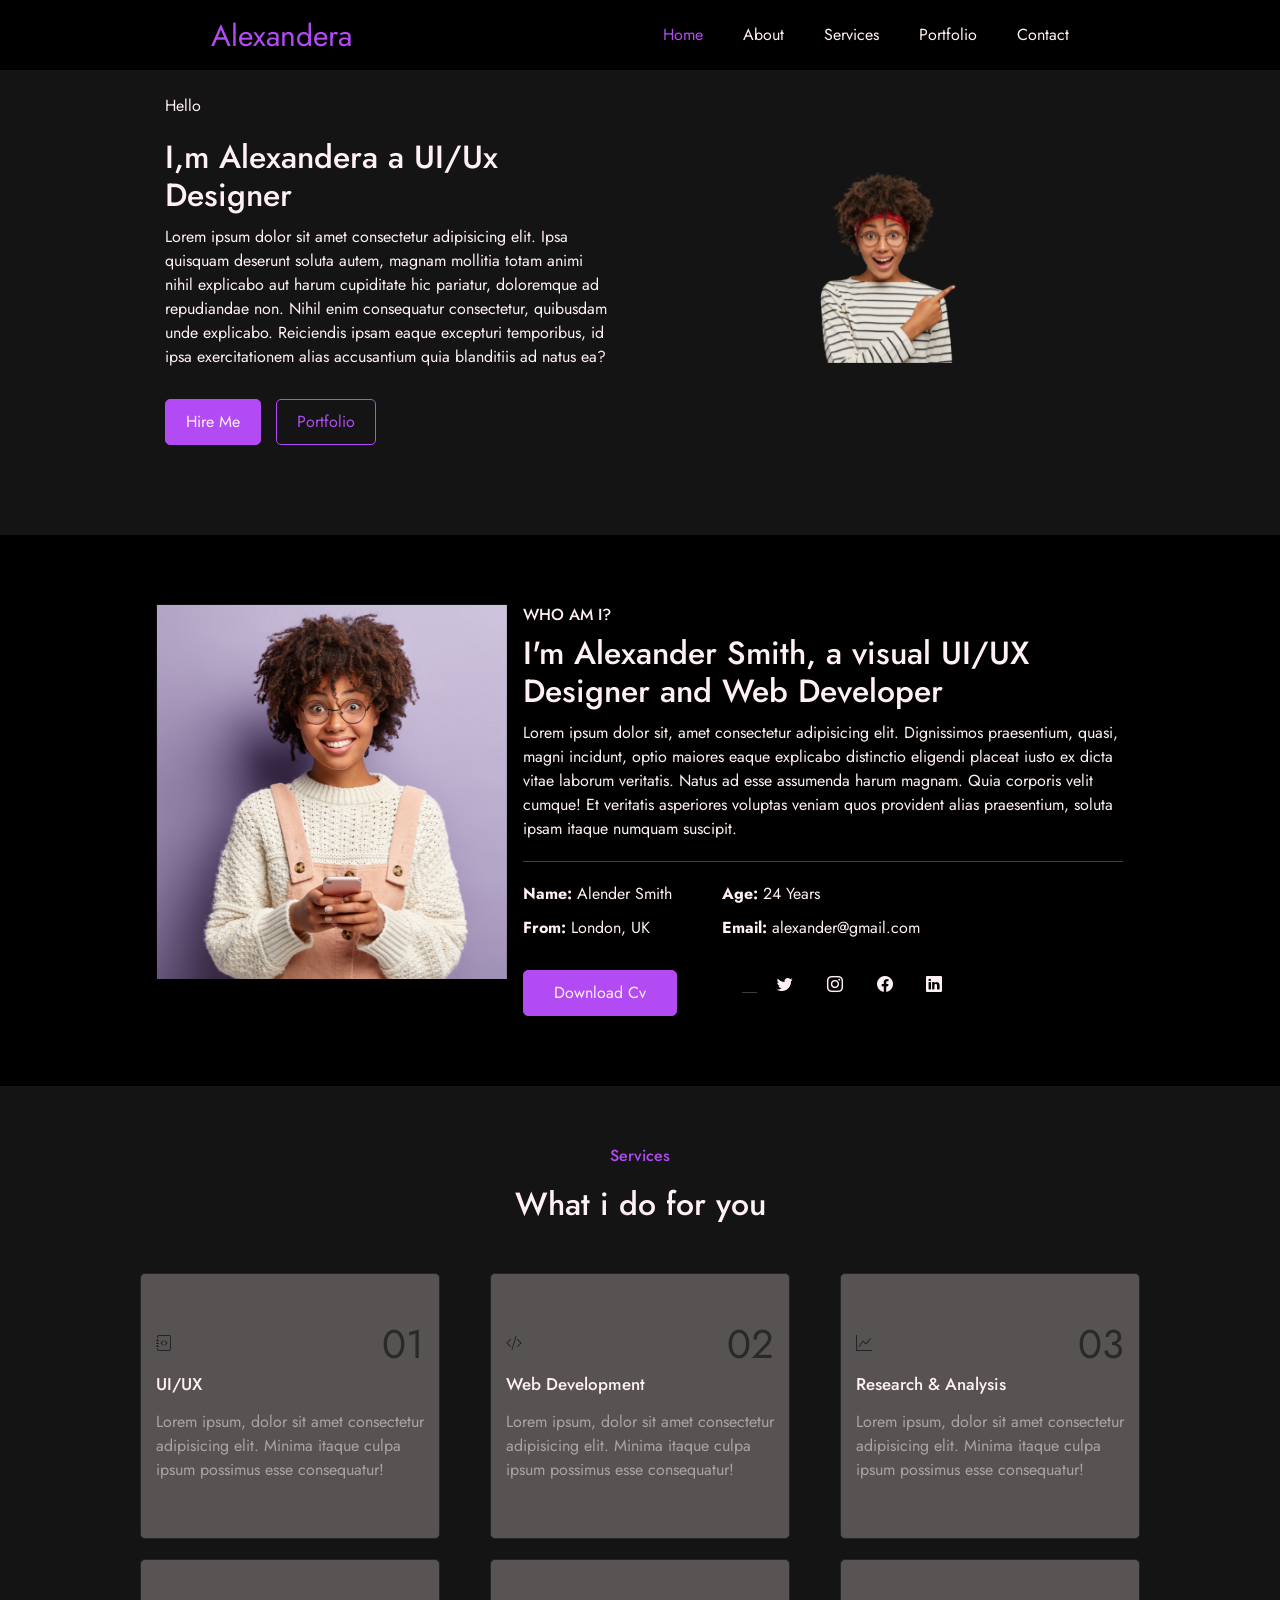
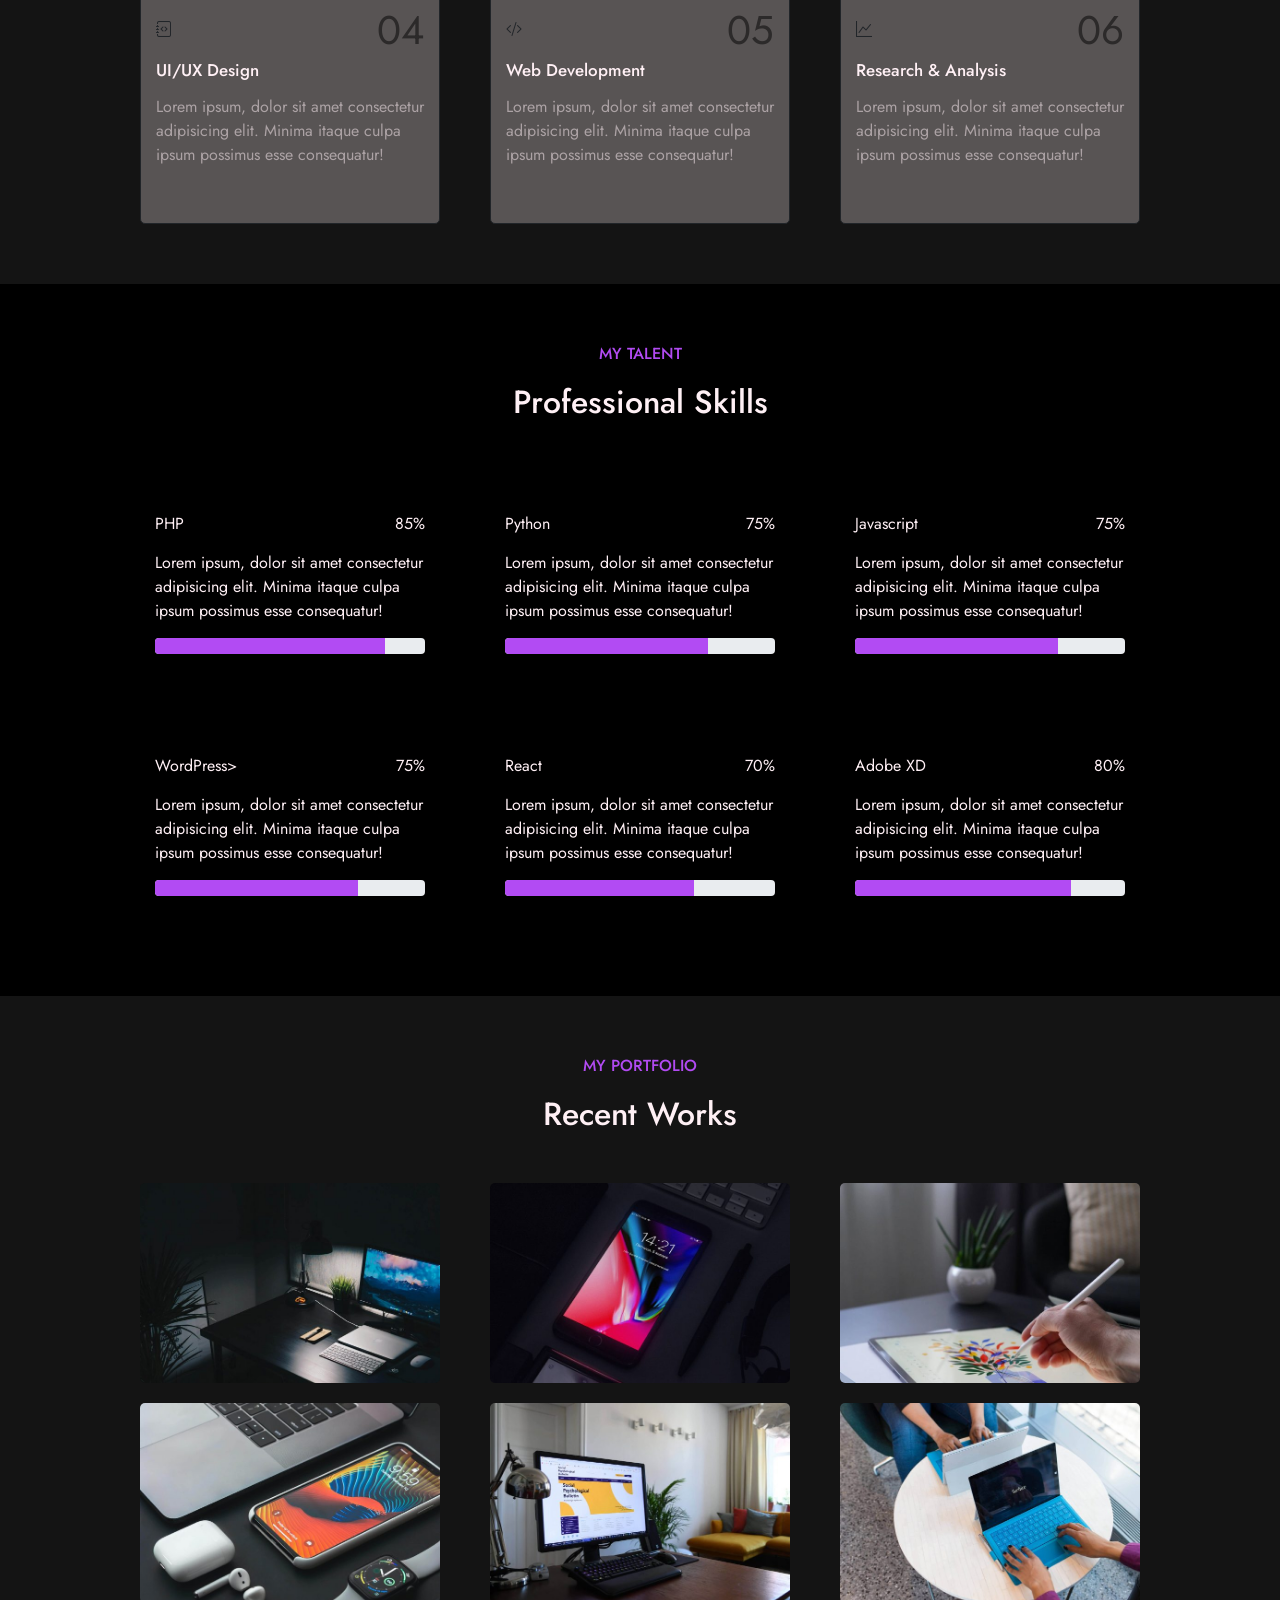
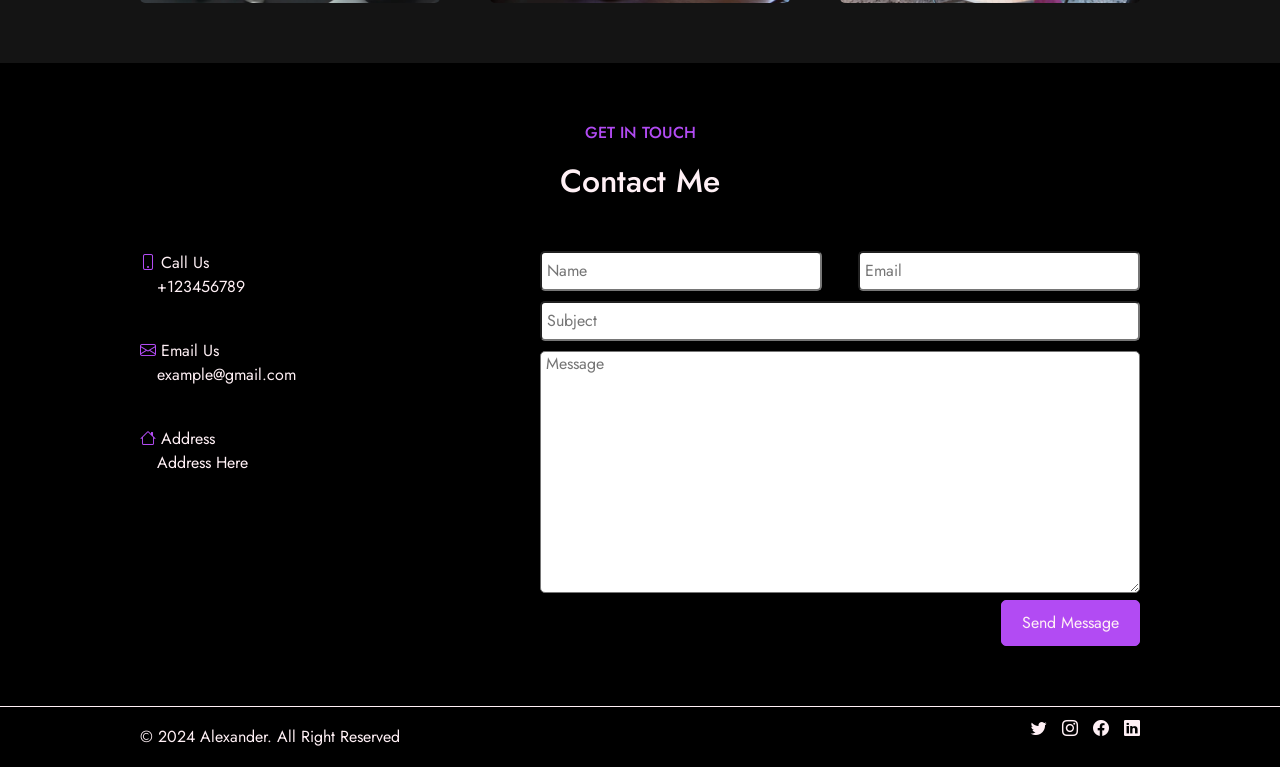
<file: index.html>
<!DOCTYPE html>
<html lang="en">
<head>
    <meta charset="UTF-8">
    <meta name="viewport" content="width=device-width, initial-scale=1.0">
    <title>Portfolio</title>
    <!-- <link rel="stylesheet" href="./asset/css/owl.carousel.min.css">
    <link rel="stylesheet" href="./asset/css/owl.theme.default.min.css"> -->
    <link rel="stylesheet" href="./asset/css/responsive.css">
    <link rel="stylesheet" href="./asset/css/style.css">
    <link rel="preconnect" href="https://fonts.googleapis.com">
    <link rel="preconnect" href="https://fonts.gstatic.com" crossorigin>
    <link href="https://fonts.googleapis.com/css2?family=Jost:ital,wght@0,100..900;1,100..900&display=swap" rel="stylesheet">
    <link rel="stylesheet" href="https://cdn.jsdelivr.net/npm/bootstrap-icons@1.11.3/font/bootstrap-icons.min.css">
    <link rel="stylesheet" href="https://cdnjs.cloudflare.com/ajax/libs/animate.css/4.1.1/animate.min.css"/>    
    <link rel="stylesheet" href="./asset/css/bootstrap.min.css">

</head>
<body>
    <header class="main-nav">
        <div class="nav-bar">
            <div class="nav-a">
                <a href="" class="logo">Alexandera</a>
            </div>

            <div class="nav-b">
                <ul class="nav__link">
                    <li class="nav--link">
                        <a href="#home" class="link active">Home</a>
                    </li>
                    <li class="nav--link">
                        <a href="#about" class="link">About</a>
                    </li>
                    <!-- <li class="nav--link">
                        <a href="#experience" class="link">Experience</a>
                    </li> -->
                    <li class="nav--link">
                        <a href="#services" class="link">Services</a>
                    </li>
                    <li class="nav--link">
                        <a href="#portfolio" class="link">Portfolio</a>
                    </li>
                    <li class="nav--link">
                        <a href="#contact" class="link">Contact</a>
                    </li>
                </ul>
                <div class="mobile-nav-link">
                    <ul class="nav__link1">
                        <li class="nav--link">
                            <a href="#home" class="link active">Home</a>
                        </li>
                        <li class="nav--link">
                            <a href="#about" class="link">About</a>
                        </li>
                        <!-- <li class="nav--link">
                            <a href="#experience" class="link">Experience</a>
                        </li> -->
                        <li class="nav--link">
                            <a href="#services" class="link">Services</a>
                        </li>
                        <li class="nav--link">
                            <a href="#portfolio" class="link">Portfolio</a>
                        </li>
                        <li class="nav--link">
                            <a href="#contact" class="link">Contact</a>
                        </li>
                    </ul>
                </div>
                <div class="mobile-nav">
                    <button id="hamburger" class="nav-btn-toogle">
                        <span></span>
                        <span></span>
                    </button>
                </div>
            </div>
        </div>
    </header>

    <section class="about" id="about">
        <div class="about-section">
            <div class="about-left">
                <p class="hello">Hello</p>
                <h2 class="">I,m <span>Alexandera a</span> UI/Ux Designer</h2>
    
                <p class="bio">Lorem ipsum dolor sit amet consectetur adipisicing elit. Ipsa quisquam deserunt soluta autem, magnam mollitia totam animi nihil explicabo aut harum cupiditate hic pariatur, doloremque ad repudiandae non. Nihil enim consequatur consectetur, quibusdam unde explicabo. Reiciendis ipsam eaque excepturi temporibus, id ipsa exercitationem alias accusantium quia blanditiis ad natus ea?</p>
                <div class="buttons">
                    <button class="buttonA animate__animated animate__bounce animate__slow " id="btnA">Hire Me</button>
                    <button class="buttonA animate__animated animate__bounce animate__slow " id="btnB">Portfolio</button>
                </div>
            </div>
            <div class="about-right">
                <div class="about-right-img animate__animated  animate__slow">
                    <img src="./asset/images/profile.png" alt="">
                </div>
            </div>
        </div>
    </section>

    <section class="more-about">
        <div class="more-about-section">
            <div class="more-about-sub1">
                <div class="mas-img animate__animated animate__fadeInLeft animate__slow"  >
                    <img src="./asset/images/about.png" alt="">
                </div>
            </div>
            <div class="more-about-sub2">
                <h6>WHO AM I?</h6>
                <h2>I'm Alexander Smith, a visual UI/UX Designer and Web Developer</h2>
                <p>Lorem ipsum dolor sit, amet consectetur adipisicing elit. Dignissimos praesentium, quasi, magni incidunt, optio maiores eaque explicabo distinctio eligendi placeat iusto ex dicta vitae laborum veritatis. Natus ad esse assumenda harum magnam. Quia corporis velit cumque! Et veritatis asperiores voluptas veniam quos provident alias praesentium, soluta ipsam itaque numquam suscipit.</p>
                <hr style="margin: 20px 0;">
                <div class="some-detail">
                    <div class="my-bio">
                        <p><span><strong>Name:</strong></span> Alender Smith</p>
                        <p><span><strong>From:</strong></span> London, UK</p>

                    </div>
                    <div class="my-bio">
                        <p><span><strong>Age:</strong></span> 24 Years</p>
                        <p><span><strong>Email:</strong></span> alexander@gmail.com</p>
                    </div>
                </div>
                <div class="download-socials">
                    
                    <button class="download animate__animated animate__bounce animate__slow">Download Cv</button>
                    <div class="social">
                        <hr>

                        <ul>
                            <li><a href=""><i class="bi bi-twitter"></i></a></li>
                            <li><a href=""><i class="bi bi-instagram"></i></a></li>
                            <li><a href=""><i class="bi bi-facebook"></i></a></li>
                            <li><a href=""><i class="bi bi-linkedin"></i></a></li>
                        </ul>
                    </div>
                </div>
            </div>
        </div>
    </section>
    <!-- <section class="experience">
        <div class="experience-section">
            <div class="experience-title">
                <h5>My Journey</h5>
                <h6>Qualification</h6>
            </div>
            <div class="experience-area">
                <div class="ea-section">
                    <div class="first same">
                        <h4>Education</h4>
                        <div>
                            <hr>
                        </div>
                        <div>
                            <h6>CoderHouse Courses</h6>
                            <div class="ea-sup">
                                <p><Strong>Backend Programming</Strong></p>
                                <p>2014-2016</p>
                            </div>
                            <p>Lorem ipsum dolor sit, amet consectetur adipisicing elit. Quaerat qui maxime minima earum mollitia delectus ab reiciendis accusantium enim nihil omnis exercitationem, labore impedit repellendus veritatis quia laudantium libero quod est doloremque vitae. Quibusdam provident, distinctio id amet consectetur quidem dolorem laboriosam, temporibus impedit aperiam suscipit, laborum deserunt culpa asperiores.</p>
                        </div>
                    </div>
                    <div class="first same">
                        <div class="line-plus">
                            <i class="bi bi-plus"></i>
                        </div>
                        <div class="plus">
                            <h6>CoderHouse Courses</h6>
                            <div class="ea-sup">
                                <p><Strong>Backend Programming</Strong></p>
                                <p>2014-2016</p>
                            </div>
                            <p>Lorem ipsum dolor sit, amet consectetur adipisicing elit. Quaerat qui maxime minima earum mollitia delectus ab reiciendis accusantium enim nihil omnis exercitationem, labore impedit repellendus veritatis quia laudantium libero quod est doloremque vitae. Quibusdam provident, distinctio id amet consectetur quidem dolorem laboriosam, temporibus impedit aperiam suscipit, laborum deserunt culpa asperiores.</p>
                        </div>
                    </div>
                </div>
                <div class="ea-section">
                    <div class="second same">

                        <h4>Education</h4>
                        <div>
                            <hr>
                        </div>
                        <div>
                            <h6>CoderHouse Courses</h6>
                            <div class="ea-sup">
                                <p><Strong>Backend Programming</Strong></p>
                                <p>2014-2016</p>
                            </div>
                            <p>Lorem ipsum dolor sit, amet consectetur adipisicing elit. Quaerat qui maxime minima earum mollitia delectus ab reiciendis accusantium enim nihil omnis exercitationem, labore impedit repellendus veritatis quia laudantium libero quod est doloremque vitae. Quibusdam provident, distinctio id amet consectetur quidem dolorem laboriosam, temporibus impedit aperiam suscipit, laborum deserunt culpa asperiores.</p>
                        </div>
                    </div>
                    <div class="second same">
                        <div class="plus1">
                            <h6>CoderHouse Courses</h6>
                            <div class="ea-sup">
                                <p><Strong>Backend Programming</Strong></p>
                                <p>2014-2016</p>
                            </div>
                            <p>Lorem ipsum dolor sit, amet consectetur adipisicing elit. Quaerat qui maxime minima earum mollitia delectus ab reiciendis accusantium enim nihil omnis exercitationem, labore impedit repellendus veritatis quia laudantium libero quod est doloremque vitae. Quibusdam provident, distinctio id amet consectetur quidem dolorem laboriosam, temporibus impedit aperiam suscipit, laborum deserunt culpa asperiores.</p>
                        </div>
                    </div>
                </div>
            </div>
                
        </div>
    </section> -->
    <section class="services" id="services">
        <div class="services-title">
            <h6>Services</h6>
            <h2>What i do for you</h2>
        </div>
        <div class="service-section">
            <div class="ss-section animate__animated animate__slow">
                <div class="label">
                    <span><i class="bi bi-journal-code"></i></span>
                    <span>01</span>
                </div>
                <h5>UI/UX</h5>
                <p>Lorem ipsum, dolor sit amet consectetur adipisicing elit. Minima itaque culpa ipsum possimus esse consequatur!</p>
            </div>
            <div class="ss-section animate__animated animate__slow">
                <div class="label">
                    <span><i class="bi bi-code-slash"></i></span>
                    <span>02</span>
                </div>
                <h5>Web Development</h5>
                <p>Lorem ipsum, dolor sit amet consectetur adipisicing elit. Minima itaque culpa ipsum possimus esse consequatur!</p>
            </div>
            <div class="ss-section animate__animated animate__slow">
                <div class="label">
                    <span><i class="bi bi-graph-up"></i></span>
                    <span>03</span>
                </div>
                <h5>Research & Analysis</h5>
                <p>Lorem ipsum, dolor sit amet consectetur adipisicing elit. Minima itaque culpa ipsum possimus esse consequatur!</p>
            </div>
            <div class="ss-section animate__animated animate__slow">
                <div class="label">
                    <span><i class="bi bi-journal-code"></i></span>
                    <span>04</span>
                </div>
                <h5>UI/UX Design</h5>
                <p>Lorem ipsum, dolor sit amet consectetur adipisicing elit. Minima itaque culpa ipsum possimus esse consequatur!</p>
            </div>
            <div class="ss-section animate__animated animate__slow">
                <div class="label">
                    <span><i class="bi bi-code-slash"></i></span>
                    <span>05</span>
                </div>
                <h5>Web Development</h5>
                <p>Lorem ipsum, dolor sit amet consectetur adipisicing elit. Minima itaque culpa ipsum possimus esse consequatur!</p>
            </div>
            <div class="ss-section animate__animated animate__slow">
                <div class="label">
                    <span><i class="bi bi-graph-up"></i></span>
                    <span>06</span>
                </div>
                <h5>Research & Analysis</h5>
                <p>Lorem ipsum, dolor sit amet consectetur adipisicing elit. Minima itaque culpa ipsum possimus esse consequatur!</p>
            </div>
        </div>
    </section>

    <section class="professional-skills" id="">
        <div class="ps-title">
            <h6>MY TALENT</h6>
            <h2>Professional Skills</h2>
        </div>
        <div class="skill-section">
            <div class="ps-section animate__animated animate__slow">
                <div class="ps-label">
                    <span>PHP</span>
                    <span>85%</span>
                </div>
                <p>Lorem ipsum, dolor sit amet consectetur adipisicing elit. Minima itaque culpa ipsum possimus esse consequatur!</p>
                <div class="progress">
                    <div class="progress-bar" role="progressbar" style="width: 85%" aria-valuenow="85" aria-valuemin="0" aria-valuemax="100"></div>
                </div>
            </div>
            <div class="ps-section animate__animated animate__slow">
                <div class="ps-label">
                    <span>Python</span>
                    <span>75%</span>
                </div>
                <p>Lorem ipsum, dolor sit amet consectetur adipisicing elit. Minima itaque culpa ipsum possimus esse consequatur!</p>
                <div class="progress">
                    <div class="progress-bar" role="progressbar" style="width: 75%" aria-valuenow="75" aria-valuemin="0" aria-valuemax="100"></div>
                </div>
            </div>
            <div class="ps-section animate__animated animate__slow">
                <div class="ps-label">
                    <span>Javascript</span>
                    <span>75%</span>
                </div>
                <p>Lorem ipsum, dolor sit amet consectetur adipisicing elit. Minima itaque culpa ipsum possimus esse consequatur!</p>
                <div class="progress">
                    <div class="progress-bar" role="progressbar" style="width: 75%" aria-valuenow="75" aria-valuemin="0" aria-valuemax="100"></div>
                </div>
            </div>
            <div class="ps-section animate__animated animate__slow">
                <div class="ps-label">
                    <span>WordPress></span>
                    <span>75%</span>
                </div>
                <p>Lorem ipsum, dolor sit amet consectetur adipisicing elit. Minima itaque culpa ipsum possimus esse consequatur!</p>
                <div class="progress">
                    <div class="progress-bar" role="progressbar" style="width: 75%" aria-valuenow="75" aria-valuemin="0" aria-valuemax="100"></div>
                </div>
            </div>
            <div class="ps-section animate__animated  animate__slow">
                <div class="ps-label">
                    <span>React</span>
                    <span>70%</span>
                </div>
                <p>Lorem ipsum, dolor sit amet consectetur adipisicing elit. Minima itaque culpa ipsum possimus esse consequatur!</p>
                <div class="progress">
                    <div class="progress-bar" role="progressbar" style="width: 70%" aria-valuenow="70" aria-valuemin="0" aria-valuemax="100"></div>
                </div>
            </div>
            <div class="ps-section animate__animated  animate__slow">
                <div class="ps-label">
                    <span>Adobe XD</span>
                    <span>80%</span>
                </div>
                <p>Lorem ipsum, dolor sit amet consectetur adipisicing elit. Minima itaque culpa ipsum possimus esse consequatur!</p>
                <div class="progress">
                    <div class="progress-bar" role="progressbar" style="width: 80%" aria-valuenow="80" aria-valuemin="0" aria-valuemax="100"></div>
                </div>
            </div>
        </div>
    </section>

    <section class="recent-works" id="portfolio">
        <div class="rw-title">
            <h6>MY PORTFOLIO</h6>
            <h2>Recent Works</h2>
        </div>
        <div class="works-section">
            <div class="rw-section animate__animated  animate__slow">
                <div class="current">
                    <div class="overlay">lorem</div>
                </div>
                <div class="rw-label">
                    <a href="#"><img src="./asset/images/project-img-1.jpg" alt=""></a>
                </div>
            </div>
            <div class="rw-section animate__animated  animate__slow">
                <div class="current">
                    <div class="overlay">lorem</div>
                </div>
                <div class="rw-label">
                    <a href="">
                        <img src="./asset/images/project-img-2.jpg" alt="">
                    </a>
                </div>
            </div>
            <div class="rw-section animate__animated  animate__slow">
                <div class="current">
                    <div class="overlay">lorem</div>
                </div>
                <div class="rw-label">
                    <a href="">
                        <img src="./asset/images/project-img-3.jpg" alt="">
                    </a>
                </div>
            </div>
            <div class="rw-section animate__animated   animate__slow">
                <div class="current">
                    <div class="overlay">lorem</div>
                </div>
                <div class="rw-label">
                    <a href="">
                        <img src="./asset/images/project-img-4.jpg" alt="">
                    </a>
                </div>
            </div>
            <div class="rw-section animate__animated  animate__slow">
                <div class="current">
                    <div class="overlay">lorem</div>
                </div>
                <div class="rw-label">
                    <a href="">
                        <img src="./asset/images/project-img-5.jpg" alt="">
                    </a>
                </div>
            </div>
            <div class="rw-section animate__animated  animate__slow">
                <div class="current">
                    <div class="overlay">lorem</div>
                </div>
                <div class="rw-label">
                    <a href="">
                        <img src="./asset/images/project-img-6.jpg" alt="">
                    </a>
                </div>
            </div>
        </div>
    </section>

    <!-- <section class="carousel">
        <div class="owl-carousel owl-theme">
            <div class="item">
                <p>Lorem ipsum dolor, sit amet consectetur adipisicing elit. Magni cumque eligendi odio fuga vero rerum, iste blanditiis provident ab distinctio dolorem eveniet soluta illum! Minima, quibusdam voluptas dignissimos quasi ratione alias eos? Autem ad perspiciatis facere id veritatis, sint nulla architecto a nam, explicabo magni rem ratione. Possimus fugit totam architecto sit recusandae hic veniam, odit eaque. Repellendus, nesciunt. Cumque.</p>
                <div class="testimonial-pic">
                    <div class="testimonial-img">
                        <img src="./asset/images/testimonial-1.jpg" alt="">
                    </div>
                    <div class="img-txt">
                        <p><strong>John wilson</strong></p>
                        <p>Setile, Washinton</p>
                    </div>
                </div>
            </div>
            <div class="item">
                <p>Lorem, ipsum dolor sit amet consectetur adipisicing elit. Consectetur a porro consequuntur voluptatem repellendus. Eaque fugiat cumque molestiae vel! Nemo perspiciatis doloribus quis quo corrupti! Laudantium quaerat veniam atque ipsum? Incidunt assumenda odit veritatis voluptate sunt inventore placeat minima, laboriosam harum accusamus quae omnis alias magni ex, maxime, sequi deserunt necessitatibus praesentium voluptas voluptatum blanditiis eius. Quasi ipsa quam nulla.</p>
                <div class="testimonial-pic">
                    <div class="testimonial-img">
                        <img src="./asset/images/testimonial-2.jpg" alt="">
                    </div>
                    <div class="img-txt">
                        <p><strong>Wilson John</strong></p>
                        <p>Setile, Washinton</p>
                    </div>
                </div>
            </div>
            <div class="item">
                <p>Lorem ipsum dolor, sit amet consectetur adipisicing elit. Magni cumque eligendi odio fuga vero rerum, iste blanditiis provident ab distinctio dolorem eveniet soluta illum! Minima, quibusdam voluptas dignissimos quasi ratione alias eos? Autem ad perspiciatis facere id veritatis, sint nulla architecto a nam, explicabo magni rem ratione. Possimus fugit totam architecto sit recusandae hic veniam, odit eaque. Repellendus, nesciunt. Cumque.</p>
                <div class="testimonial-pic">
                    <div class="testimonial-img">
                        <img src="./asset/images/testimonial-1.jpg" alt="">
                    </div>
                    <div class="img-txt">
                        <p><strong>John wilson</strong></p>
                        <p>Setile, Washinton</p>
                    </div>
                </div>
            </div>
            <div class="item">
                <p>Lorem, ipsum dolor sit amet consectetur adipisicing elit. Consectetur a porro consequuntur voluptatem repellendus. Eaque fugiat cumque molestiae vel! Nemo perspiciatis doloribus quis quo corrupti! Laudantium quaerat veniam atque ipsum? Incidunt assumenda odit veritatis voluptate sunt inventore placeat minima, laboriosam harum accusamus quae omnis alias magni ex, maxime, sequi deserunt necessitatibus praesentium voluptas voluptatum blanditiis eius. Quasi ipsa quam nulla.</p>
                <div class="testimonial-pic">
                    <div class="testimonial-img">
                        <img src="./asset/images/testimonial-2.jpg" alt="">
                    </div>
                    <div class="img-txt">
                        <p><strong>Wilson John</strong></p>
                        <p>Setile, Washinton</p>
                    </div>
                </div>
            </div>

        </div>
    </section> -->

    <section class="contact" id="contact">
        <div class="contact-section">
            <div class="contact-title">
                <h6>GET IN TOUCH</h6>
                <h2>Contact Me</h2>
            </div>
            <div class="cm-section">
                <div class="contact-left">
                    <div class="cl-left animate__animated ">
                        <div class="contact-info">
                            <i class="bi bi-phone icon"></i>
                            <span class="">Call Us </span>
                        </div>
                        <p class="cl">+123456789</p>
                    </div>
                    <div class="cl-left animate__animated ">
                        <div class="contact-info">
                            <i class="bi bi-envelope icon"></i>
                            <span class="">Email Us</span>
                        </div>
                        <p class="cl">example@gmail.com</p>
                    </div>
                    <div class="cl-left animate__animated ">
                        <div class="contact-info">
                            <i class="bi bi-house icon"></i>
                            <span class="">Address </span>
                        </div>
                        <p class="cl">Address Here</p>
                    </div>
                </div>
                <div class="contact-right animate__animated animate__bounce">
                    <form action="">
                        <div>
                            <input type="text" name="" id="" placeholder="Name">
                            <input type="email" name="" id="" placeholder="Email">
                        </div>
                        <div>
                            <input type="text" name="" id="" placeholder="Subject">
                        </div>
                        <div>
                            <textarea name="" id="" cols="30" rows="10" placeholder="Message"></textarea>
                        </div>
                        <div>
                            <button class="btnn">Send Message</button>
                        </div>
                    </form>
                </div>

            </div>
        </div>
    </section>
    <footer>
       <div class="footer">
         <div class="foot-left foot">
           &copy; 2024 Alexander. All Right Reserved
        </div>
        <div class="foot-right foot">
            <ul>
                <li><a href=""><i class="bi bi-twitter"></i></a></li>
                <li><a href=""><i class="bi bi-instagram"></i></a></li>
                <li><a href=""><i class="bi bi-facebook"></i></a></li>
                <li><a href=""><i class="bi bi-linkedin"></i></a></li>
            </ul>
        </div>
       </div>
    </footer>

        <script src="./asset/js/jquery-3.7.1.js"></script>
        <script src="./asset/js/owl.carousel.min.js"></script>

    <!-- <script>
        const hamburger = document.getElementById('hamburger');
        hamburger.addEventListener('click', function(){
            hamburger.classList.toggle('active')
        })
    </script> -->
    <!-- <script src="https://code.jquery.com/jquery-3.6.0.min.js"></script> -->
    <script>
        $(document).ready(function() {
            var isMobile = false;

            function checkMobile() {
                isMobile = $(window).width() < 768;
            }

            function isElementInViewport(elem) {
                var rect = elem.getBoundingClientRect();
                return (
                    rect.top >= 0 &&
                    rect.left >= 0 &&
                    rect.bottom <= (window.innerHeight || document.documentElement.clientHeight) &&
                    rect.right <= (window.innerWidth || document.documentElement.clientWidth)
                );
            }

            function handleScroll() {
                $('.animate__animated').each(function() {
                    if (isElementInViewport(this) && !isMobile && !$(this).hasClass('animated')) {
                        $(this).addClass('animated animate__fadeInLeft'); 
                        $(this).addClass('animated'); 
                    } else if (!isElementInViewport(this)) {
                        $(this).removeClass('animated');
                    }
                });
            }

            $(window).on('scroll', handleScroll);

            handleScroll();
        });
        $(document).ready(function() {
            $('#hamburger').on('click', function() {
                $(this).toggleClass('active');
                $('.mobile-nav-link').toggleClass('toogle')
            });
        });
        $('.owl-carousel').owlCarousel({
            loop:true,
            margin:10,
            nav:true,
            responsive:{
                0:{
                    items:1
                },
                600:{
                    items:2
                },
                1000:{
                    items:2
                }
            }
        })
    </script>
    
</body>
</html>
</file>
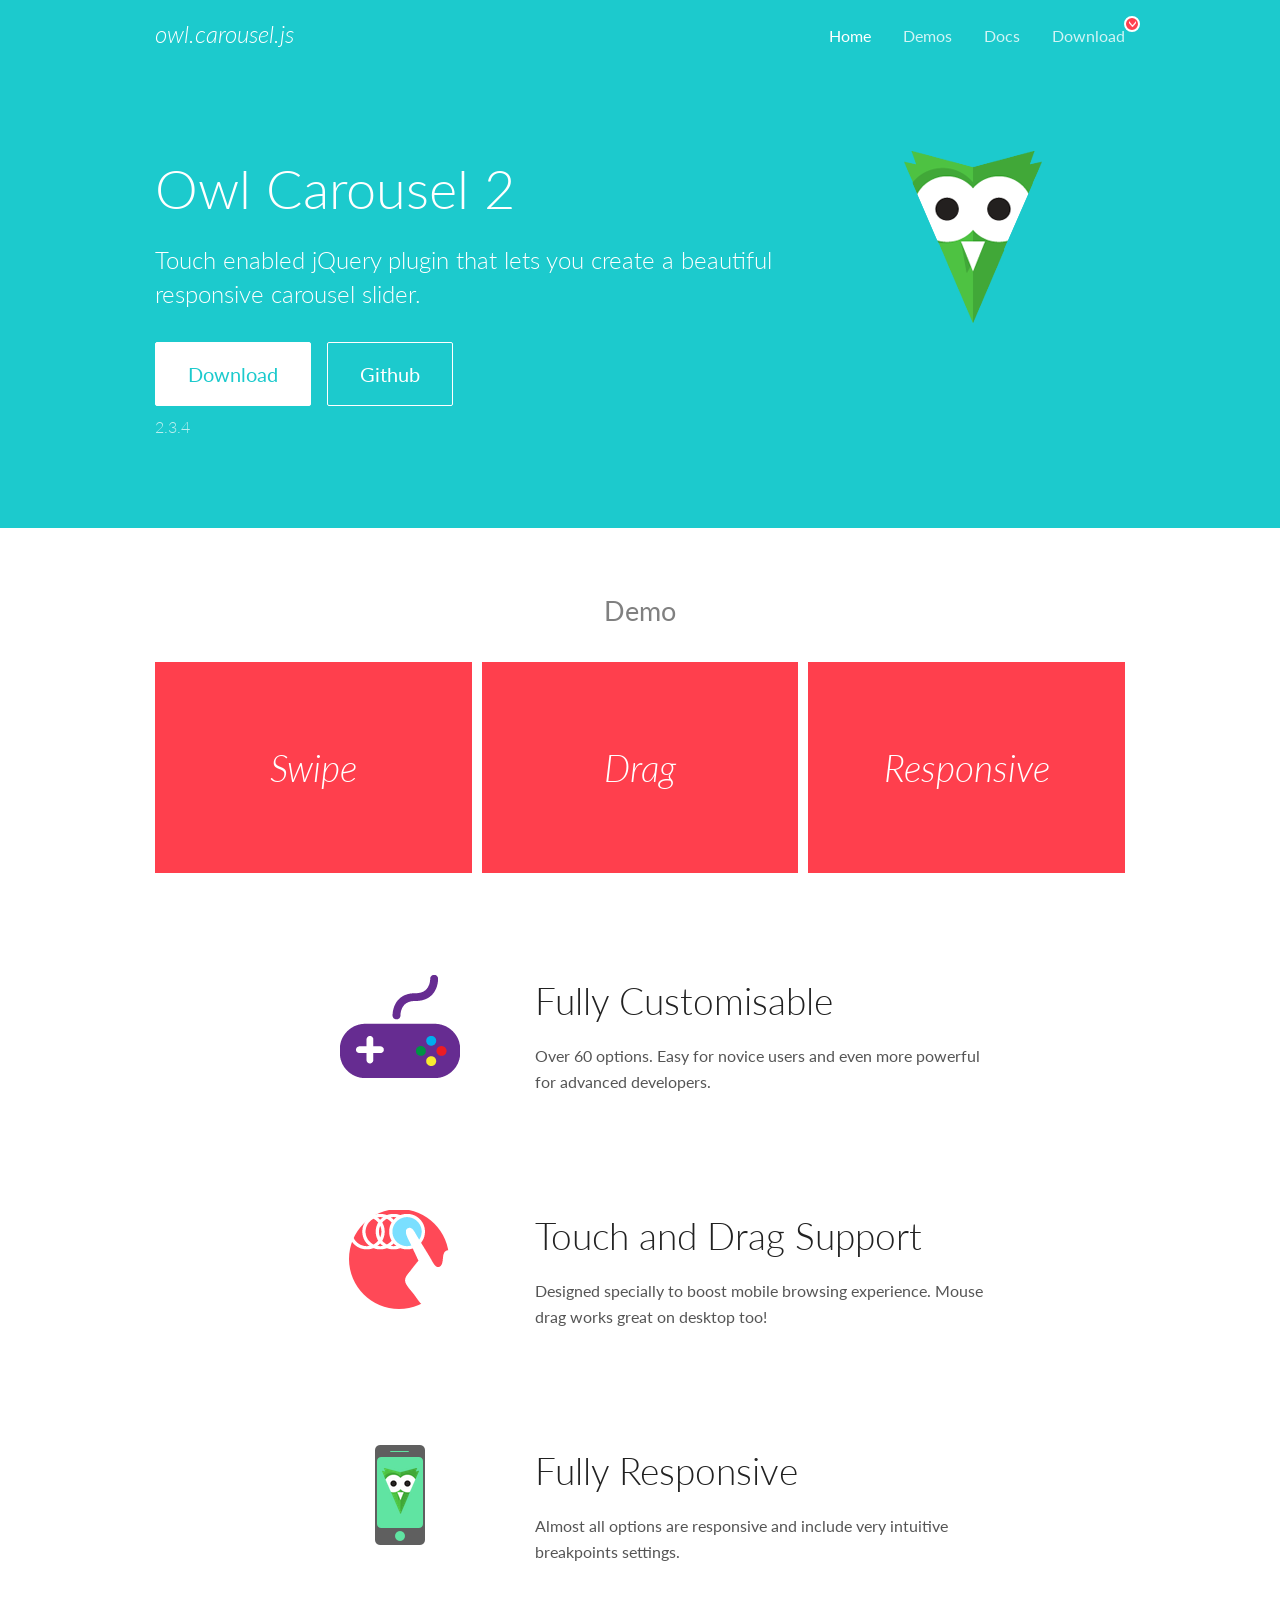
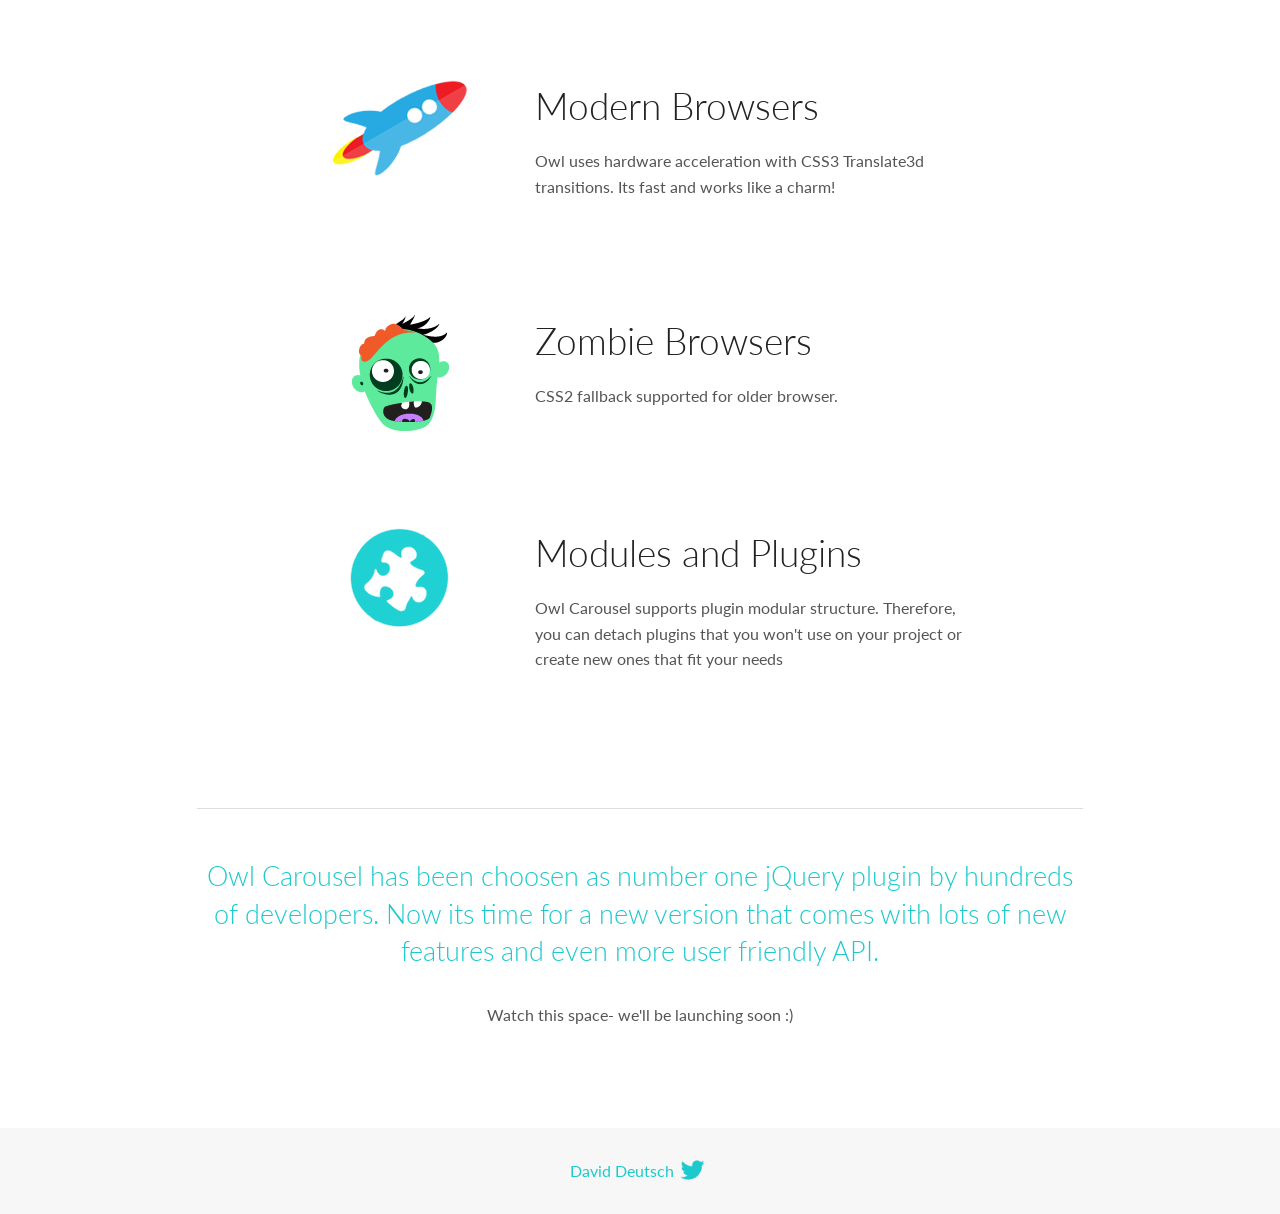
<file: asset/OwlCarousel2-2.3.4/docs/index.html>
<!DOCTYPE html>
<html lang="en">
  <head>

    <!-- head -->
    <meta charset="utf-8">
    <meta name="msapplication-tap-highlight" content="no" />
    <meta name="viewport" content="width=device-width, initial-scale=1.0" />
    <meta name="description" content="Touch enabled jQuery plugin that lets you create beautiful responsive carousel slider.">
    <meta name="author" content="David Deutsch">
    <title>
      Home | Owl Carousel | 2.3.4
    </title>

    <!-- Stylesheets -->
    <link href='https://fonts.googleapis.com/css?family=Lato:300,400,700,400italic,300italic' rel='stylesheet' type='text/css'>
    <link rel="stylesheet" href="assets/css/docs.theme.min.css">

    <!-- Owl Stylesheets -->
    <link rel="stylesheet" href="assets/owlcarousel/assets/owl.carousel.min.css">
    <link rel="stylesheet" href="assets/owlcarousel/assets/owl.theme.default.min.css">

    <!-- HTML5 shim and Respond.js IE8 support of HTML5 elements and media queries -->

    <!--[if lt IE 9]>
      <script src="https://oss.maxcdn.com/libs/html5shiv/3.7.0/html5shiv.js"></script>
      <script src="https://oss.maxcdn.com/libs/respond.js/1.3.0/respond.min.js"></script>
    <![endif]-->

    <!-- Favicons -->
    <link rel="apple-touch-icon-precomposed" sizes="144x144" href="assets/ico/apple-touch-icon-144-precomposed.png">
    <link rel="shortcut icon" href="assets/ico/favicon.png">
    <link rel="shortcut icon" href="favicon.ico">

    <!-- Yeah i know js should not be in header. Its required for demos.-->

    <!-- javascript -->
    <script src="assets/vendors/jquery.min.js"></script>
    <script src="assets/owlcarousel/owl.carousel.js"></script>
  </head>
  <body>

    <!-- header -->
    <header class="header">
      <div class="row">
        <div class="large-12 columns">
          <div class="brand left">
            <h3>
              <a href="/OwlCarousel2/">owl.carousel.js</a> 
            </h3>
          </div>
          <a id="toggle-nav" class="right">
            <span></span> <span></span> <span></span> 
          </a> 
          <div class="nav-bar">
            <ul class="clearfix">
              <li class="active">
                <a href="/OwlCarousel2/index.html">Home</a> 
              </li>
              <li> <a href="/OwlCarousel2/demos/demos.html">Demos</a>  </li>
              <li> <a href="/OwlCarousel2/docs/started-welcome.html">Docs</a>  </li>
              <li>
                <a href="https://github.com/OwlCarousel2/OwlCarousel2/archive/2.3.4.zip">Download</a> 
                <span class="download"></span> 
              </li>
            </ul>
          </div>
        </div>
      </div>
    </header>

    <!-- home panel -->
    <section id="hero">
      <div class="row">
        <div class="large-8 medium-8 columns">
          <h1>Owl Carousel 2</h1>
          <h4>Touch enabled jQuery plugin that lets you create a beautiful responsive carousel slider.</h4>
          <a href="https://github.com/OwlCarousel2/OwlCarousel2/archive/2.3.4.zip" class="hero-button">Download</a> 
          <a href="https://github.com/OwlCarousel2/OwlCarousel2" class="hero-button outline">Github</a> 
          <p>2.3.4</p>
        </div>
        <div class="large-4 medium-4 columns">
          <img class="owl-logo" src="assets/img/owl-logo.png" alt="mr. Owl">
        </div>
      </div>
    </section>

    <!-- body -->
    <div class="home-demo">
      <div class="row">
        <div class="large-12 columns">
          <h3>Demo</h3>
          <div class="owl-carousel">
            <div class="item">
              <h2>Swipe</h2>
            </div>
            <div class="item">
              <h2>Drag</h2>
            </div>
            <div class="item">
              <h2>Responsive</h2>
            </div>
            <div class="item">
              <h2>CSS3</h2>
            </div>
            <div class="item">
              <h2>Fast</h2>
            </div>
            <div class="item">
              <h2>Easy</h2>
            </div>
            <div class="item">
              <h2>Free</h2>
            </div>
            <div class="item">
              <h2>Upgradable</h2>
            </div>
            <div class="item">
              <h2>Tons of options</h2>
            </div>
            <div class="item">
              <h2>Infinity</h2>
            </div>
            <div class="item">
              <h2>Auto Width</h2>
            </div>
          </div>
        </div>
      </div>
    </div>
    <script>
      var owl = $('.owl-carousel');
      owl.owlCarousel({
        margin: 10,
        loop: true,
        responsive: {
          0: {
            items: 1
          },
          600: {
            items: 2
          },
          1000: {
            items: 3
          }
        }
      })
    </script>

    <!-- features -->
    <div id="features">
      <div class="row">
        <div class="small-12 medium-9 small-centered columns">
          <section class="row feature">
            <div class="medium-4 small-12 columns">
              <img src="assets/img/feature-options.png" alt="">
            </div>
            <div class="medium-8 small-12 columns">
              <h2>Fully Customisable</h2>
              <p>Over 60 options. Easy for novice users and even more powerful for advanced developers.</p>
            </div>
          </section>
          <section class="row feature">
            <div class="medium-4 small-12 columns">
              <img src="assets/img/feature-drag.png" alt="">
            </div>
            <div class="medium-8 small-12 columns">
              <h2>Touch and Drag Support</h2>
              <p>Designed specially to boost mobile browsing experience. Mouse drag works great on desktop too!</p>
            </div>
          </section>
          <section class="row feature">
            <div class="medium-4 small-12 columns">
              <img src="assets/img/feature-responsive.png" alt="">
            </div>
            <div class="medium-8 small-12 columns">
              <h2>Fully Responsive</h2>
              <p>Almost all options are responsive and include very intuitive breakpoints settings.</p>
            </div>
          </section>
          <section class="row feature">
            <div class="medium-4 small-12 columns">
              <img src="assets/img/feature-modern.png" alt="">
            </div>
            <div class="medium-8 small-12 columns">
              <h2>Modern Browsers</h2>
              <p>Owl uses hardware acceleration with CSS3 Translate3d transitions. Its fast and works like a charm! </p>
            </div>
          </section>
          <section class="row feature">
            <div class="medium-4 small-12 columns">
              <img src="assets/img/feature-zombie.png" alt="">
            </div>
            <div class="medium-8 small-12 columns">
              <h2>Zombie Browsers</h2>
              <p>CSS2 fallback supported for older browser.</p>
            </div>
          </section>
          <section class="row feature">
            <div class="medium-4 small-12 columns">
              <img src="assets/img/feature-module.png" alt="">
            </div>
            <div class="medium-8 small-12 columns">
              <h2>Modules and Plugins</h2>
              <p>Owl Carousel supports plugin modular structure. Therefore, you can detach plugins that you won&#x27;t use on your project or create new ones that fit your needs</p>
            </div>
          </section>
        </div>
      </div>
    </div>

    <!-- footer -->
    <section id="teaser-text">
      <div class="row">
        <div class="small-12 medium-11 small-centered columns">
          <hr>
          <h3 id="owl-carousel-has-been-choosen-as-number-one-jquery-plugin-by-hundreds-of-developers-now-its-time-for-a-new-version-that-comes-with-lots-of-new-features-and-even-more-user-friendly-api-">Owl Carousel has been choosen as number one jQuery plugin by hundreds of developers. Now its time for a new version that comes with lots of new features and even more user friendly API.</h3>
          <p>Watch this space- we&#39;ll be launching soon :)</p>
        </div>
      </div>
    </section>

    <!-- footer -->
    <footer class="footer">
      <div class="row">
        <div class="large-12 columns">
          <h5>
            <a href="/OwlCarousel2/docs/support-contact.html">David Deutsch</a> 
            <a id="custom-tweet-button" href="https://twitter.com/share?url=https://github.com/OwlCarousel2/OwlCarousel2&text=Owl Carousel - This is so awesome! " target="_blank"></a> 
          </h5>
        </div>
      </div>
    </footer>

    <!-- vendors -->
    <script src="assets/vendors/highlight.js"></script>
    <script src="assets/js/app.js"></script>
  </body>
</html>
</file>
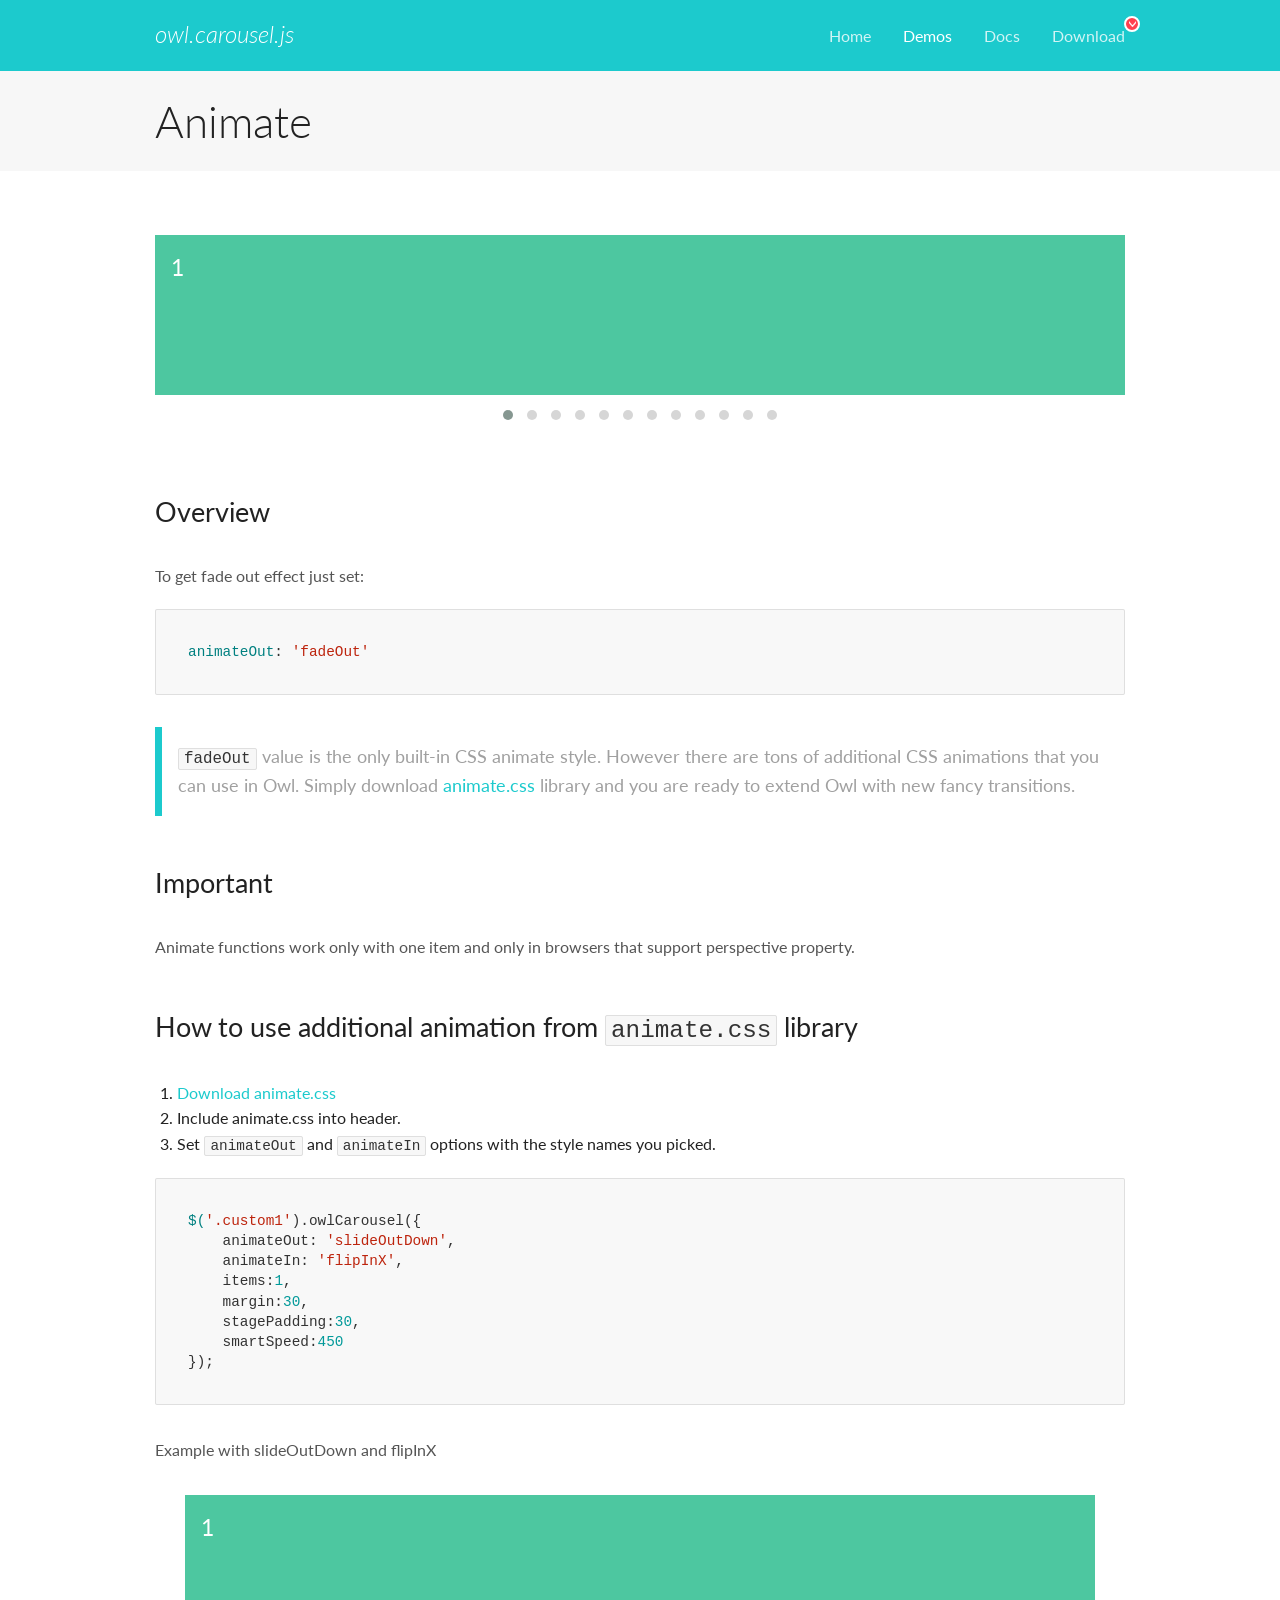
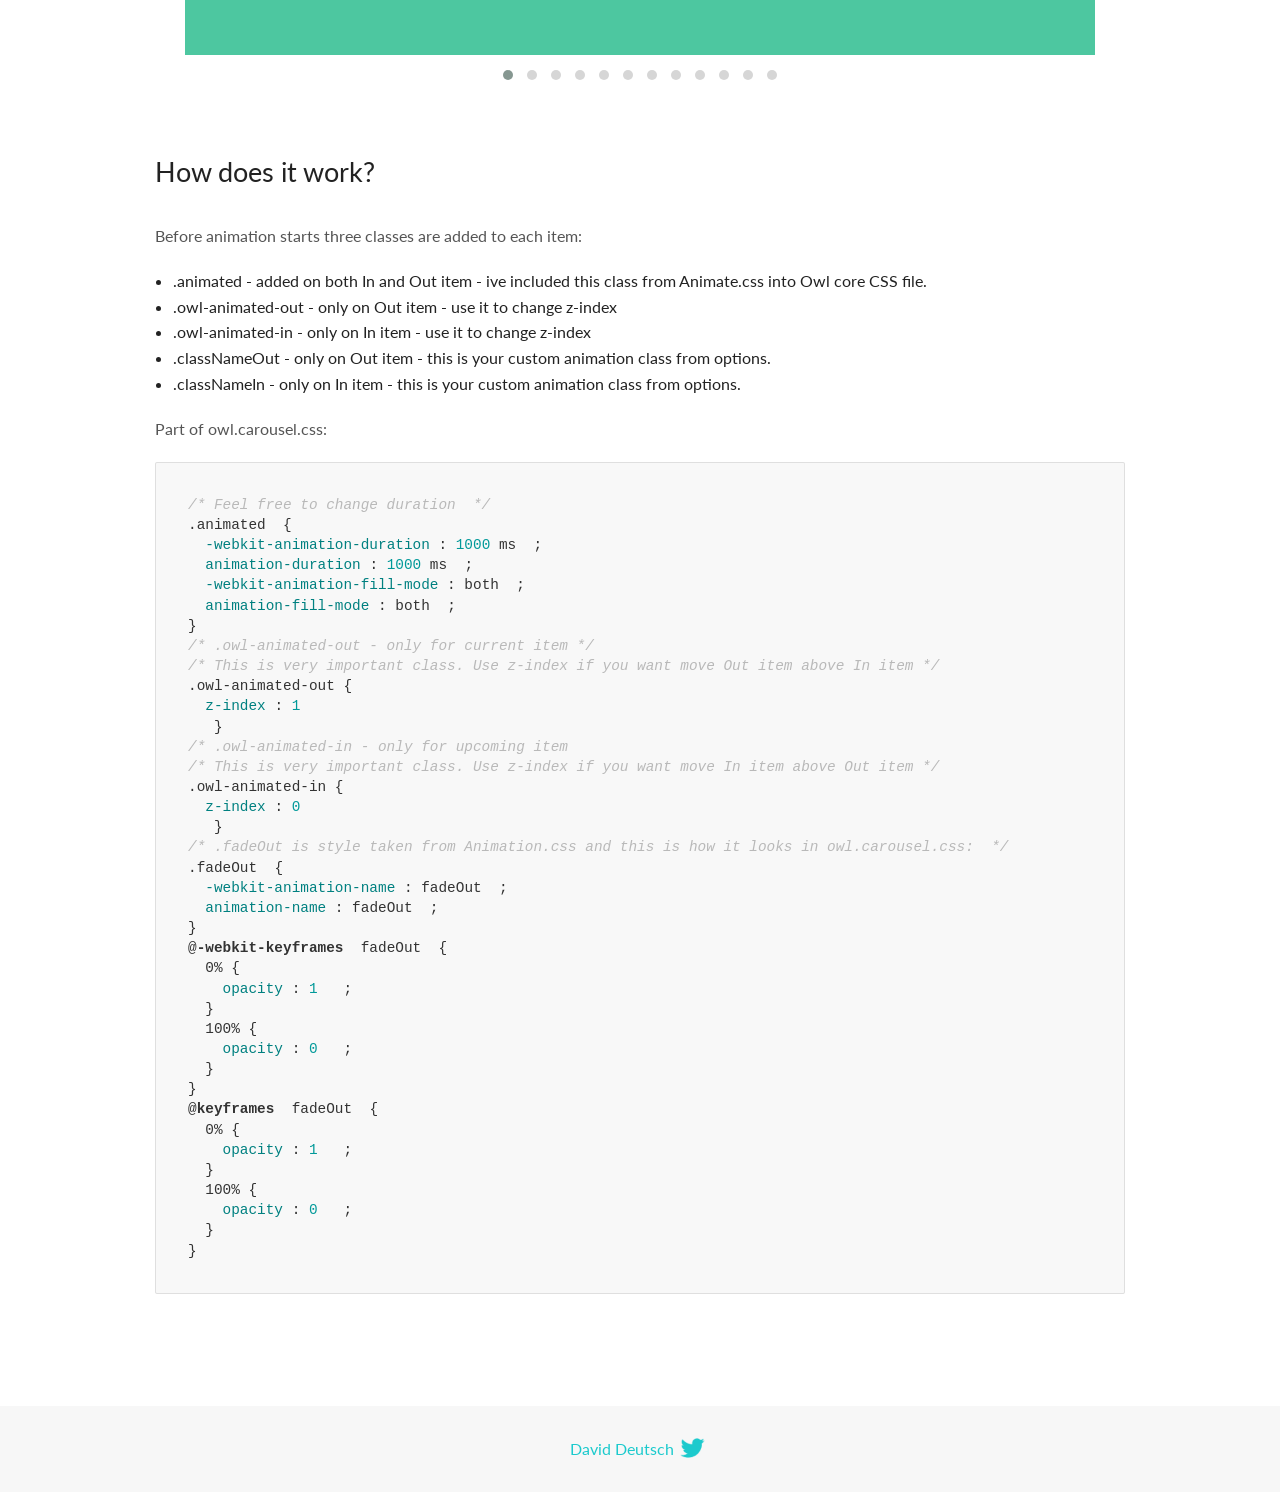
<file: asset/OwlCarousel2-2.3.4/docs/demos/animate.html>
<!DOCTYPE html>
<html lang="en">
  <head>

    <!-- head -->
    <meta charset="utf-8">
    <meta name="msapplication-tap-highlight" content="no" />
    <meta name="viewport" content="width=device-width, initial-scale=1.0" />
    <meta name="description" content="Animate carousel">
    <meta name="author" content="David Deutsch">
    <title>
      Animate Demo | Owl Carousel | 2.3.4
    </title>

    <!-- Stylesheets -->
    <link href='https://fonts.googleapis.com/css?family=Lato:300,400,700,400italic,300italic' rel='stylesheet' type='text/css'>
    <link rel="stylesheet" href="../assets/css/docs.theme.min.css">

    <!-- Owl Stylesheets -->
    <link rel="stylesheet" href="../assets/owlcarousel/assets/owl.carousel.min.css">
    <link rel="stylesheet" href="../assets/owlcarousel/assets/owl.theme.default.min.css">

    <!-- HTML5 shim and Respond.js IE8 support of HTML5 elements and media queries -->

    <!--[if lt IE 9]>
      <script src="https://oss.maxcdn.com/libs/html5shiv/3.7.0/html5shiv.js"></script>
      <script src="https://oss.maxcdn.com/libs/respond.js/1.3.0/respond.min.js"></script>
    <![endif]-->

    <!-- Favicons -->
    <link rel="apple-touch-icon-precomposed" sizes="144x144" href="../assets/ico/apple-touch-icon-144-precomposed.png">
    <link rel="shortcut icon" href="../assets/ico/favicon.png">
    <link rel="shortcut icon" href="favicon.ico">

    <!-- Yeah i know js should not be in header. Its required for demos.-->

    <!-- javascript -->
    <script src="../assets/vendors/jquery.min.js"></script>
    <script src="../assets/owlcarousel/owl.carousel.js"></script>
  </head>
  <body>

    <!-- header -->
    <header class="header">
      <div class="row">
        <div class="large-12 columns">
          <div class="brand left">
            <h3>
              <a href="/OwlCarousel2/">owl.carousel.js</a> 
            </h3>
          </div>
          <a id="toggle-nav" class="right">
            <span></span> <span></span> <span></span> 
          </a> 
          <div class="nav-bar">
            <ul class="clearfix">
              <li> <a href="/OwlCarousel2/index.html">Home</a>  </li>
              <li class="active">
                <a href="/OwlCarousel2/demos/demos.html">Demos</a> 
              </li>
              <li> <a href="/OwlCarousel2/docs/started-welcome.html">Docs</a>  </li>
              <li>
                <a href="https://github.com/OwlCarousel2/OwlCarousel2/archive/2.3.4.zip">Download</a> 
                <span class="download"></span> 
              </li>
            </ul>
          </div>
        </div>
      </div>
    </header>

    <!-- title -->
    <section class="title">
      <div class="row">
        <div class="large-12 columns">
          <h1>Animate</h1>
        </div>
      </div>
    </section>

    <!--  Demos -->
    <section id="demos">
      <div class="row">
        <div class="large-12 columns">
          <div class="fadeOut owl-carousel owl-theme">
            <div class="item">
              <h4>1</h4>
            </div>
            <div class="item">
              <h4>2</h4>
            </div>
            <div class="item">
              <h4>3</h4>
            </div>
            <div class="item">
              <h4>4</h4>
            </div>
            <div class="item">
              <h4>5</h4>
            </div>
            <div class="item">
              <h4>6</h4>
            </div>
            <div class="item">
              <h4>7</h4>
            </div>
            <div class="item">
              <h4>8</h4>
            </div>
            <div class="item">
              <h4>9</h4>
            </div>
            <div class="item">
              <h4>10</h4>
            </div>
            <div class="item">
              <h4>11</h4>
            </div>
            <div class="item">
              <h4>12</h4>
            </div>
          </div>
          <h3 id="overview">Overview</h3>
          <p>To get fade out effect just set:</p>
          <pre><code>animateOut: &#39;fadeOut&#39;</code></pre>
          <blockquote>
            <p><code>fadeOut</code> value is the only built-in CSS animate style. However there are tons of additional CSS animations that you can use in Owl. Simply download
              <a href="https://daneden.github.io/animate.css/">animate.css</a>  library and you are ready to extend Owl with new fancy transitions.</p>
          </blockquote>
          <h3 id="important">Important</h3>
          <p>Animate functions work only with one item and only in browsers that support perspective property.</p>
          <h3 id="how-to-use-additional-animation-from-animate-css-library">How to use additional animation from <code>animate.css</code> library</h3>
          <ol>
            <li> <a href="https://daneden.github.io/animate.css/">Download animate.css</a>  </li>
            <li>Include animate.css into header.</li>
            <li>Set <code>animateOut</code> and <code>animateIn</code> options with the style names you picked.</li>
          </ol>
          <pre><code>$(&#39;.custom1&#39;).owlCarousel({
    animateOut: &#39;slideOutDown&#39;,
    animateIn: &#39;flipInX&#39;,
    items:1,
    margin:30,
    stagePadding:30,
    smartSpeed:450
});</code></pre>
          <p>Example with slideOutDown and flipInX</p>
          <div class="custom1 owl-carousel owl-theme">
            <div class="item">
              <h4>1</h4>
            </div>
            <div class="item">
              <h4>2</h4>
            </div>
            <div class="item">
              <h4>3</h4>
            </div>
            <div class="item">
              <h4>4</h4>
            </div>
            <div class="item">
              <h4>5</h4>
            </div>
            <div class="item">
              <h4>6</h4>
            </div>
            <div class="item">
              <h4>7</h4>
            </div>
            <div class="item">
              <h4>8</h4>
            </div>
            <div class="item">
              <h4>9</h4>
            </div>
            <div class="item">
              <h4>10</h4>
            </div>
            <div class="item">
              <h4>11</h4>
            </div>
            <div class="item">
              <h4>12</h4>
            </div>
          </div>
          <h3 id="how-does-it-work-">How does it work?</h3>
          <p>Before animation starts three classes are added to each item:</p>
          <ul>
            <li>.animated - added on both In and Out item - ive included this class from Animate.css into Owl core CSS file.</li>
            <li>.owl-animated-out - only on Out item - use it to change z-index</li>
            <li>.owl-animated-in - only on In item - use it to change z-index</li>
            <li>.classNameOut - only on Out item - this is your custom animation class from options.</li>
            <li>.classNameIn - only on In item - this is your custom animation class from options.</li>
          </ul>
          <p>Part of owl.carousel.css:</p>
          <pre><code class="language-css"><span class="comment">/* Feel free to change duration  */</span> 
<span class="class">.animated</span>  <span class="rules">{
  <span class="rule"><span class="attribute">-webkit-animation-duration</span> :<span class="value"> <span class="number">1000</span> ms</span> </span> ;
  <span class="rule"><span class="attribute">animation-duration</span> :<span class="value"> <span class="number">1000</span> ms</span> </span> ;
  <span class="rule"><span class="attribute">-webkit-animation-fill-mode</span> :<span class="value"> both</span> </span> ;
  <span class="rule"><span class="attribute">animation-fill-mode</span> :<span class="value"> both</span> </span> ;
<span class="rule">}</span> </span> 
<span class="comment">/* .owl-animated-out - only for current item */</span> 
<span class="comment">/* This is very important class. Use z-index if you want move Out item above In item */</span> 
<span class="class">.owl-animated-out</span> <span class="rules">{
  <span class="rule"><span class="attribute">z-index</span> :<span class="value"> <span class="number">1</span> 
</span> </span> </span> }
<span class="comment">/* .owl-animated-in - only for upcoming item
/* This is very important class. Use z-index if you want move In item above Out item */</span> 
<span class="class">.owl-animated-in</span> <span class="rules">{
  <span class="rule"><span class="attribute">z-index</span> :<span class="value"> <span class="number">0</span> 
</span> </span> </span> }
<span class="comment">/* .fadeOut is style taken from Animation.css and this is how it looks in owl.carousel.css:  */</span> 
<span class="class">.fadeOut</span>  <span class="rules">{
  <span class="rule"><span class="attribute">-webkit-animation-name</span> :<span class="value"> fadeOut</span> </span> ;
  <span class="rule"><span class="attribute">animation-name</span> :<span class="value"> fadeOut</span> </span> ;
<span class="rule">}</span> </span> 
<span class="at_rule">@<span class="keyword">-webkit-keyframes</span>  fadeOut </span> {
  0% <span class="rules">{
    <span class="rule"><span class="attribute">opacity</span> :<span class="value"> <span class="number">1</span> </span> </span> ;
  <span class="rule">}</span> </span> 
  100% <span class="rules">{
    <span class="rule"><span class="attribute">opacity</span> :<span class="value"> <span class="number">0</span> </span> </span> ;
  <span class="rule">}</span> </span> 
}
<span class="at_rule">@<span class="keyword">keyframes</span>  fadeOut </span> {
  0% <span class="rules">{
    <span class="rule"><span class="attribute">opacity</span> :<span class="value"> <span class="number">1</span> </span> </span> ;
  <span class="rule">}</span> </span> 
  100% <span class="rules">{
    <span class="rule"><span class="attribute">opacity</span> :<span class="value"> <span class="number">0</span> </span> </span> ;
  <span class="rule">}</span> </span> 
}</code></pre>
          <link rel="stylesheet" href="../assets/css/animate.css">
          <script>
            jQuery(document).ready(function($) {
              $('.fadeOut').owlCarousel({
                items: 1,
                animateOut: 'fadeOut',
                loop: true,
                margin: 10,
              });
              $('.custom1').owlCarousel({
                animateOut: 'slideOutDown',
                animateIn: 'flipInX',
                items: 1,
                margin: 30,
                stagePadding: 30,
                smartSpeed: 450
              });
            });
          </script>
        </div>
      </div>
    </section>

    <!-- footer -->
    <footer class="footer">
      <div class="row">
        <div class="large-12 columns">
          <h5>
            <a href="/OwlCarousel2/docs/support-contact.html">David Deutsch</a> 
            <a id="custom-tweet-button" href="https://twitter.com/share?url=https://github.com/OwlCarousel2/OwlCarousel2&text=Owl Carousel - This is so awesome! " target="_blank"></a> 
          </h5>
        </div>
      </div>
    </footer>

    <!-- vendors -->
    <script src="../assets/vendors/highlight.js"></script>
    <script src="../assets/js/app.js"></script>
  </body>
</html>
</file>
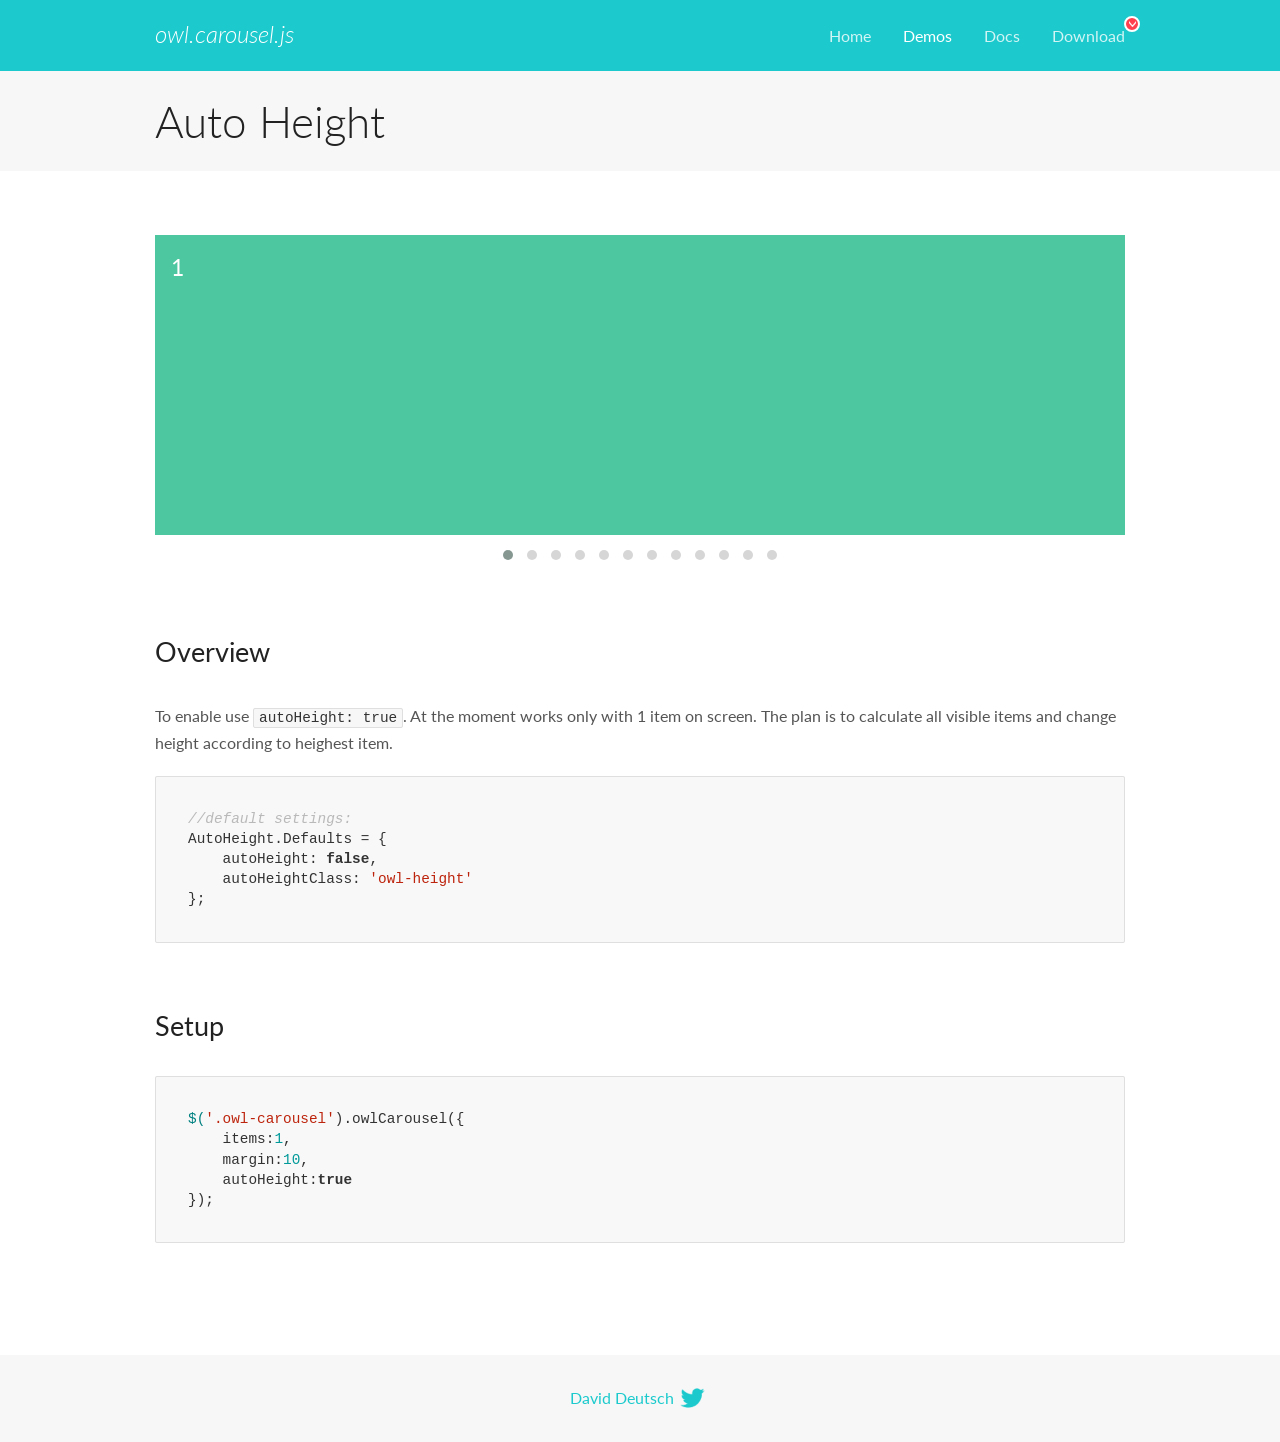
<file: asset/OwlCarousel2-2.3.4/docs/demos/autoheight.html>
<!DOCTYPE html>
<html lang="en">
  <head>

    <!-- head -->
    <meta charset="utf-8">
    <meta name="msapplication-tap-highlight" content="no" />
    <meta name="viewport" content="width=device-width, initial-scale=1.0" />
    <meta name="description" content="autoHeight usage demo">
    <meta name="author" content="David Deutsch">
    <title>
      Auto Height Demo | Owl Carousel | 2.3.4
    </title>

    <!-- Stylesheets -->
    <link href='https://fonts.googleapis.com/css?family=Lato:300,400,700,400italic,300italic' rel='stylesheet' type='text/css'>
    <link rel="stylesheet" href="../assets/css/docs.theme.min.css">

    <!-- Owl Stylesheets -->
    <link rel="stylesheet" href="../assets/owlcarousel/assets/owl.carousel.min.css">
    <link rel="stylesheet" href="../assets/owlcarousel/assets/owl.theme.default.min.css">

    <!-- HTML5 shim and Respond.js IE8 support of HTML5 elements and media queries -->

    <!--[if lt IE 9]>
      <script src="https://oss.maxcdn.com/libs/html5shiv/3.7.0/html5shiv.js"></script>
      <script src="https://oss.maxcdn.com/libs/respond.js/1.3.0/respond.min.js"></script>
    <![endif]-->

    <!-- Favicons -->
    <link rel="apple-touch-icon-precomposed" sizes="144x144" href="../assets/ico/apple-touch-icon-144-precomposed.png">
    <link rel="shortcut icon" href="../assets/ico/favicon.png">
    <link rel="shortcut icon" href="favicon.ico">

    <!-- Yeah i know js should not be in header. Its required for demos.-->

    <!-- javascript -->
    <script src="../assets/vendors/jquery.min.js"></script>
    <script src="../assets/owlcarousel/owl.carousel.js"></script>
  </head>
  <body>

    <!-- header -->
    <header class="header">
      <div class="row">
        <div class="large-12 columns">
          <div class="brand left">
            <h3>
              <a href="/OwlCarousel2/">owl.carousel.js</a> 
            </h3>
          </div>
          <a id="toggle-nav" class="right">
            <span></span> <span></span> <span></span> 
          </a> 
          <div class="nav-bar">
            <ul class="clearfix">
              <li> <a href="/OwlCarousel2/index.html">Home</a>  </li>
              <li class="active">
                <a href="/OwlCarousel2/demos/demos.html">Demos</a> 
              </li>
              <li> <a href="/OwlCarousel2/docs/started-welcome.html">Docs</a>  </li>
              <li>
                <a href="https://github.com/OwlCarousel2/OwlCarousel2/archive/2.3.4.zip">Download</a> 
                <span class="download"></span> 
              </li>
            </ul>
          </div>
        </div>
      </div>
    </header>

    <!-- title -->
    <section class="title">
      <div class="row">
        <div class="large-12 columns">
          <h1>Auto Height</h1>
        </div>
      </div>
    </section>

    <!--  Demos -->
    <section id="demos">
      <div class="row">
        <div class="large-12 columns">
          <div class="owl-carousel owl-theme">
            <div class="item" style="height:300px">
              <h4>1</h4>
            </div>
            <div class="item" style="height:100px">
              <h4>2</h4>
            </div>
            <div class="item" style="height:500px">
              <h4>3</h4>
            </div>
            <div class="item" style="height:250px">
              <h4>4</h4>
            </div>
            <div class="item" style="height:400px">
              <h4>5</h4>
            </div>
            <div class="item" style="height:500px">
              <h4>6</h4>
            </div>
            <div class="item" style="height:600px">
              <h4>7</h4>
            </div>
            <div class="item" style="height:400px">
              <h4>8</h4>
            </div>
            <div class="item" style="height:300px">
              <h4>9</h4>
            </div>
            <div class="item" style="height:350px">
              <h4>10</h4>
            </div>
            <div class="item" style="height:200px">
              <h4>11</h4>
            </div>
            <div class="item" style="height:150px">
              <h4>12</h4>
            </div>
          </div>
          <h3 id="overview">Overview</h3>
          <p>To enable use <code>autoHeight: true</code>. At the moment works only with 1 item on screen. The plan is to calculate all visible items and change height according to heighest item.</p>
          <pre><code>//default settings:
AutoHeight.Defaults = {
    autoHeight: false,
    autoHeightClass: &#39;owl-height&#39;
};</code></pre>
          <h3 id="setup">Setup</h3>
          <pre><code>$(&#39;.owl-carousel&#39;).owlCarousel({
    items:1,
    margin:10,
    autoHeight:true
});</code></pre>
          <script>
            $(document).ready(function() {
              $('.owl-carousel').owlCarousel({
                items: 1,
                margin: 10,
                autoHeight: true
              });
            })
          </script>
        </div>
      </div>
    </section>

    <!-- footer -->
    <footer class="footer">
      <div class="row">
        <div class="large-12 columns">
          <h5>
            <a href="/OwlCarousel2/docs/support-contact.html">David Deutsch</a> 
            <a id="custom-tweet-button" href="https://twitter.com/share?url=https://github.com/OwlCarousel2/OwlCarousel2&text=Owl Carousel - This is so awesome! " target="_blank"></a> 
          </h5>
        </div>
      </div>
    </footer>

    <!-- vendors -->
    <script src="../assets/vendors/highlight.js"></script>
    <script src="../assets/js/app.js"></script>
  </body>
</html>
</file>
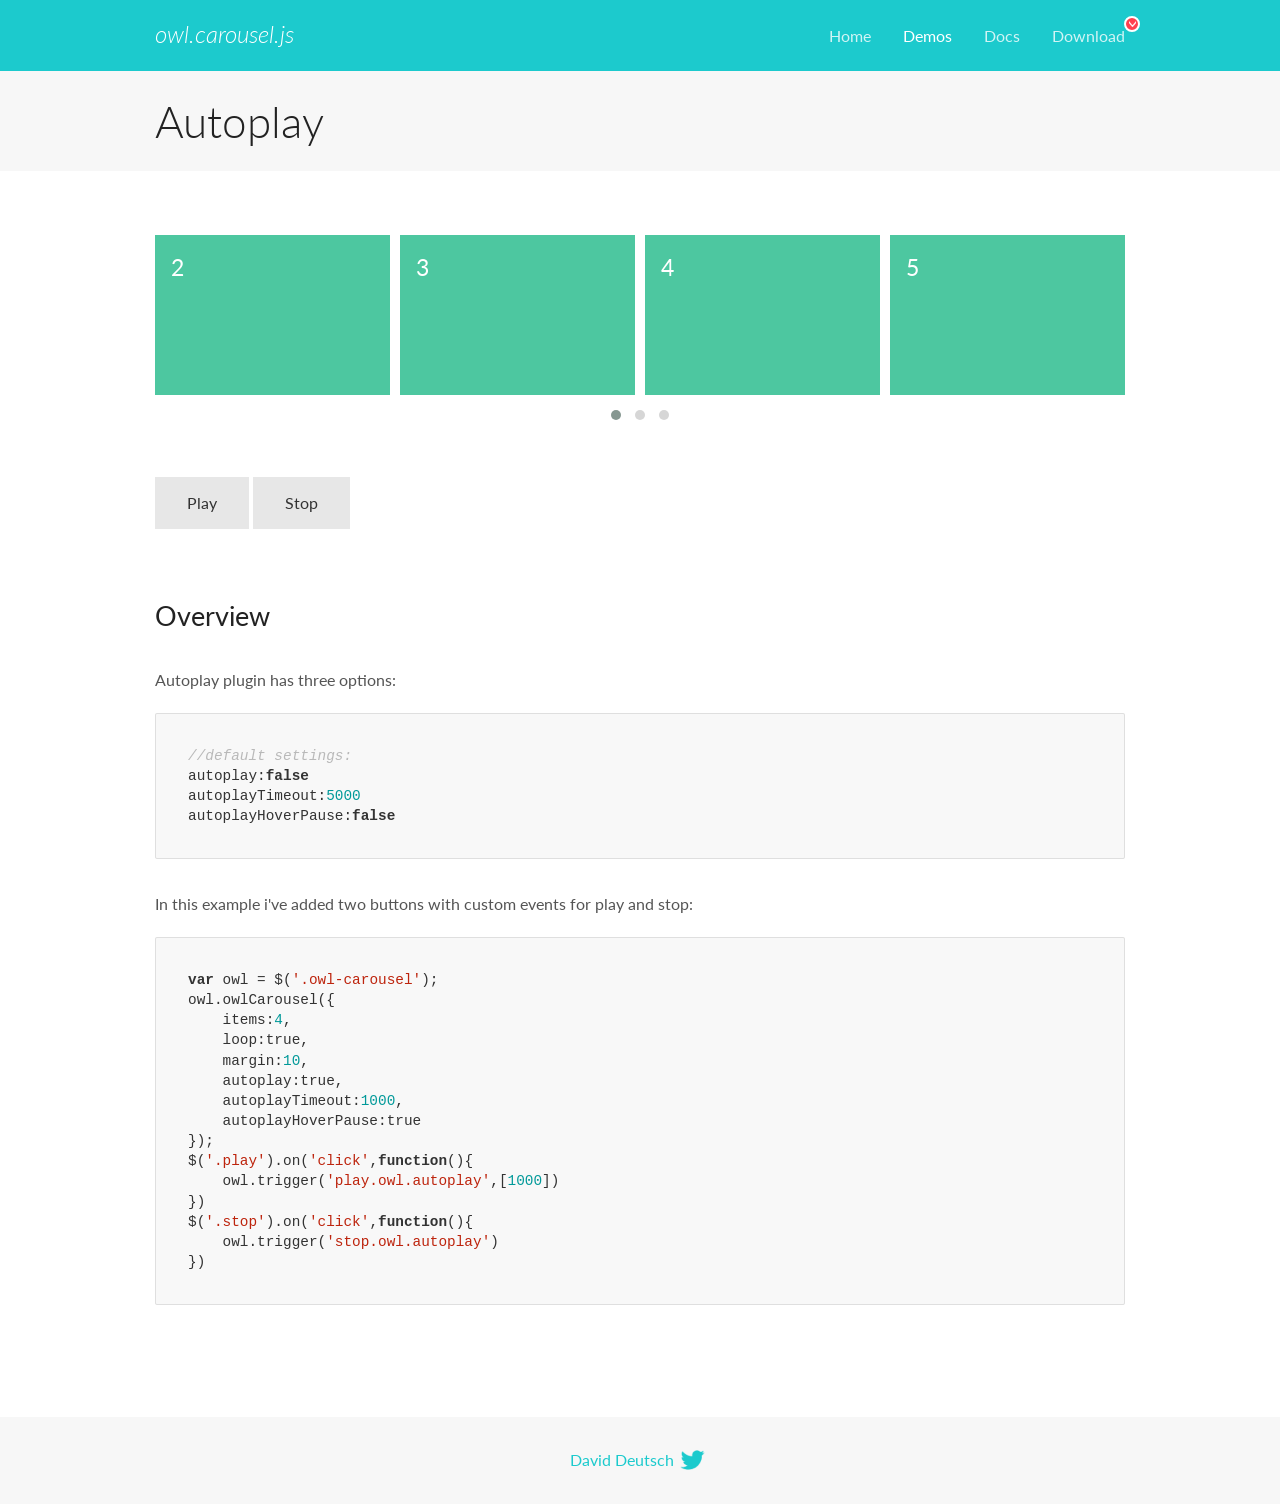
<file: asset/OwlCarousel2-2.3.4/docs/demos/autoplay.html>
<!DOCTYPE html>
<html lang="en">
  <head>

    <!-- head -->
    <meta charset="utf-8">
    <meta name="msapplication-tap-highlight" content="no" />
    <meta name="viewport" content="width=device-width, initial-scale=1.0" />
    <meta name="description" content="Autoplay usage demo">
    <meta name="author" content="David Deutsch">
    <title>
      Autoplay Demo | Owl Carousel | 2.3.4
    </title>

    <!-- Stylesheets -->
    <link href='https://fonts.googleapis.com/css?family=Lato:300,400,700,400italic,300italic' rel='stylesheet' type='text/css'>
    <link rel="stylesheet" href="../assets/css/docs.theme.min.css">

    <!-- Owl Stylesheets -->
    <link rel="stylesheet" href="../assets/owlcarousel/assets/owl.carousel.min.css">
    <link rel="stylesheet" href="../assets/owlcarousel/assets/owl.theme.default.min.css">

    <!-- HTML5 shim and Respond.js IE8 support of HTML5 elements and media queries -->

    <!--[if lt IE 9]>
      <script src="https://oss.maxcdn.com/libs/html5shiv/3.7.0/html5shiv.js"></script>
      <script src="https://oss.maxcdn.com/libs/respond.js/1.3.0/respond.min.js"></script>
    <![endif]-->

    <!-- Favicons -->
    <link rel="apple-touch-icon-precomposed" sizes="144x144" href="../assets/ico/apple-touch-icon-144-precomposed.png">
    <link rel="shortcut icon" href="../assets/ico/favicon.png">
    <link rel="shortcut icon" href="favicon.ico">

    <!-- Yeah i know js should not be in header. Its required for demos.-->

    <!-- javascript -->
    <script src="../assets/vendors/jquery.min.js"></script>
    <script src="../assets/owlcarousel/owl.carousel.js"></script>
  </head>
  <body>

    <!-- header -->
    <header class="header">
      <div class="row">
        <div class="large-12 columns">
          <div class="brand left">
            <h3>
              <a href="/OwlCarousel2/">owl.carousel.js</a> 
            </h3>
          </div>
          <a id="toggle-nav" class="right">
            <span></span> <span></span> <span></span> 
          </a> 
          <div class="nav-bar">
            <ul class="clearfix">
              <li> <a href="/OwlCarousel2/index.html">Home</a>  </li>
              <li class="active">
                <a href="/OwlCarousel2/demos/demos.html">Demos</a> 
              </li>
              <li> <a href="/OwlCarousel2/docs/started-welcome.html">Docs</a>  </li>
              <li>
                <a href="https://github.com/OwlCarousel2/OwlCarousel2/archive/2.3.4.zip">Download</a> 
                <span class="download"></span> 
              </li>
            </ul>
          </div>
        </div>
      </div>
    </header>

    <!-- title -->
    <section class="title">
      <div class="row">
        <div class="large-12 columns">
          <h1>Autoplay</h1>
        </div>
      </div>
    </section>

    <!--  Demos -->
    <section id="demos">
      <div class="row">
        <div class="large-12 columns">
          <div class="owl-carousel owl-theme">
            <div class="item">
              <h4>1</h4>
            </div>
            <div class="item">
              <h4>2</h4>
            </div>
            <div class="item">
              <h4>3</h4>
            </div>
            <div class="item">
              <h4>4</h4>
            </div>
            <div class="item">
              <h4>5</h4>
            </div>
            <div class="item">
              <h4>6</h4>
            </div>
            <div class="item">
              <h4>7</h4>
            </div>
            <div class="item">
              <h4>8</h4>
            </div>
            <div class="item">
              <h4>9</h4>
            </div>
            <div class="item">
              <h4>10</h4>
            </div>
            <div class="item">
              <h4>11</h4>
            </div>
            <div class="item">
              <h4>12</h4>
            </div>
          </div>
          <a class="button secondary play">Play</a> 
          <a class="button secondary stop">Stop</a> 
          <h3 id="overview">Overview</h3>
          <p>Autoplay plugin has three options:</p>
          <pre><code>//default settings:
autoplay:false
autoplayTimeout:5000
autoplayHoverPause:false</code></pre>
          <p>In this example i&#39;ve added two buttons with custom events for play and stop:</p>
          <pre><code>var owl = $(&#39;.owl-carousel&#39;);
owl.owlCarousel({
    items:4,
    loop:true,
    margin:10,
    autoplay:true,
    autoplayTimeout:1000,
    autoplayHoverPause:true
});
$(&#39;.play&#39;).on(&#39;click&#39;,function(){
    owl.trigger(&#39;play.owl.autoplay&#39;,[1000])
})
$(&#39;.stop&#39;).on(&#39;click&#39;,function(){
    owl.trigger(&#39;stop.owl.autoplay&#39;)
})</code></pre>
          <script>
            $(document).ready(function() {
              var owl = $('.owl-carousel');
              owl.owlCarousel({
                items: 4,
                loop: true,
                margin: 10,
                autoplay: true,
                autoplayTimeout: 1000,
                autoplayHoverPause: true
              });
              $('.play').on('click', function() {
                owl.trigger('play.owl.autoplay', [1000])
              })
              $('.stop').on('click', function() {
                owl.trigger('stop.owl.autoplay')
              })
            })
          </script>
        </div>
      </div>
    </section>

    <!-- footer -->
    <footer class="footer">
      <div class="row">
        <div class="large-12 columns">
          <h5>
            <a href="/OwlCarousel2/docs/support-contact.html">David Deutsch</a> 
            <a id="custom-tweet-button" href="https://twitter.com/share?url=https://github.com/OwlCarousel2/OwlCarousel2&text=Owl Carousel - This is so awesome! " target="_blank"></a> 
          </h5>
        </div>
      </div>
    </footer>

    <!-- vendors -->
    <script src="../assets/vendors/highlight.js"></script>
    <script src="../assets/js/app.js"></script>
  </body>
</html>
</file>
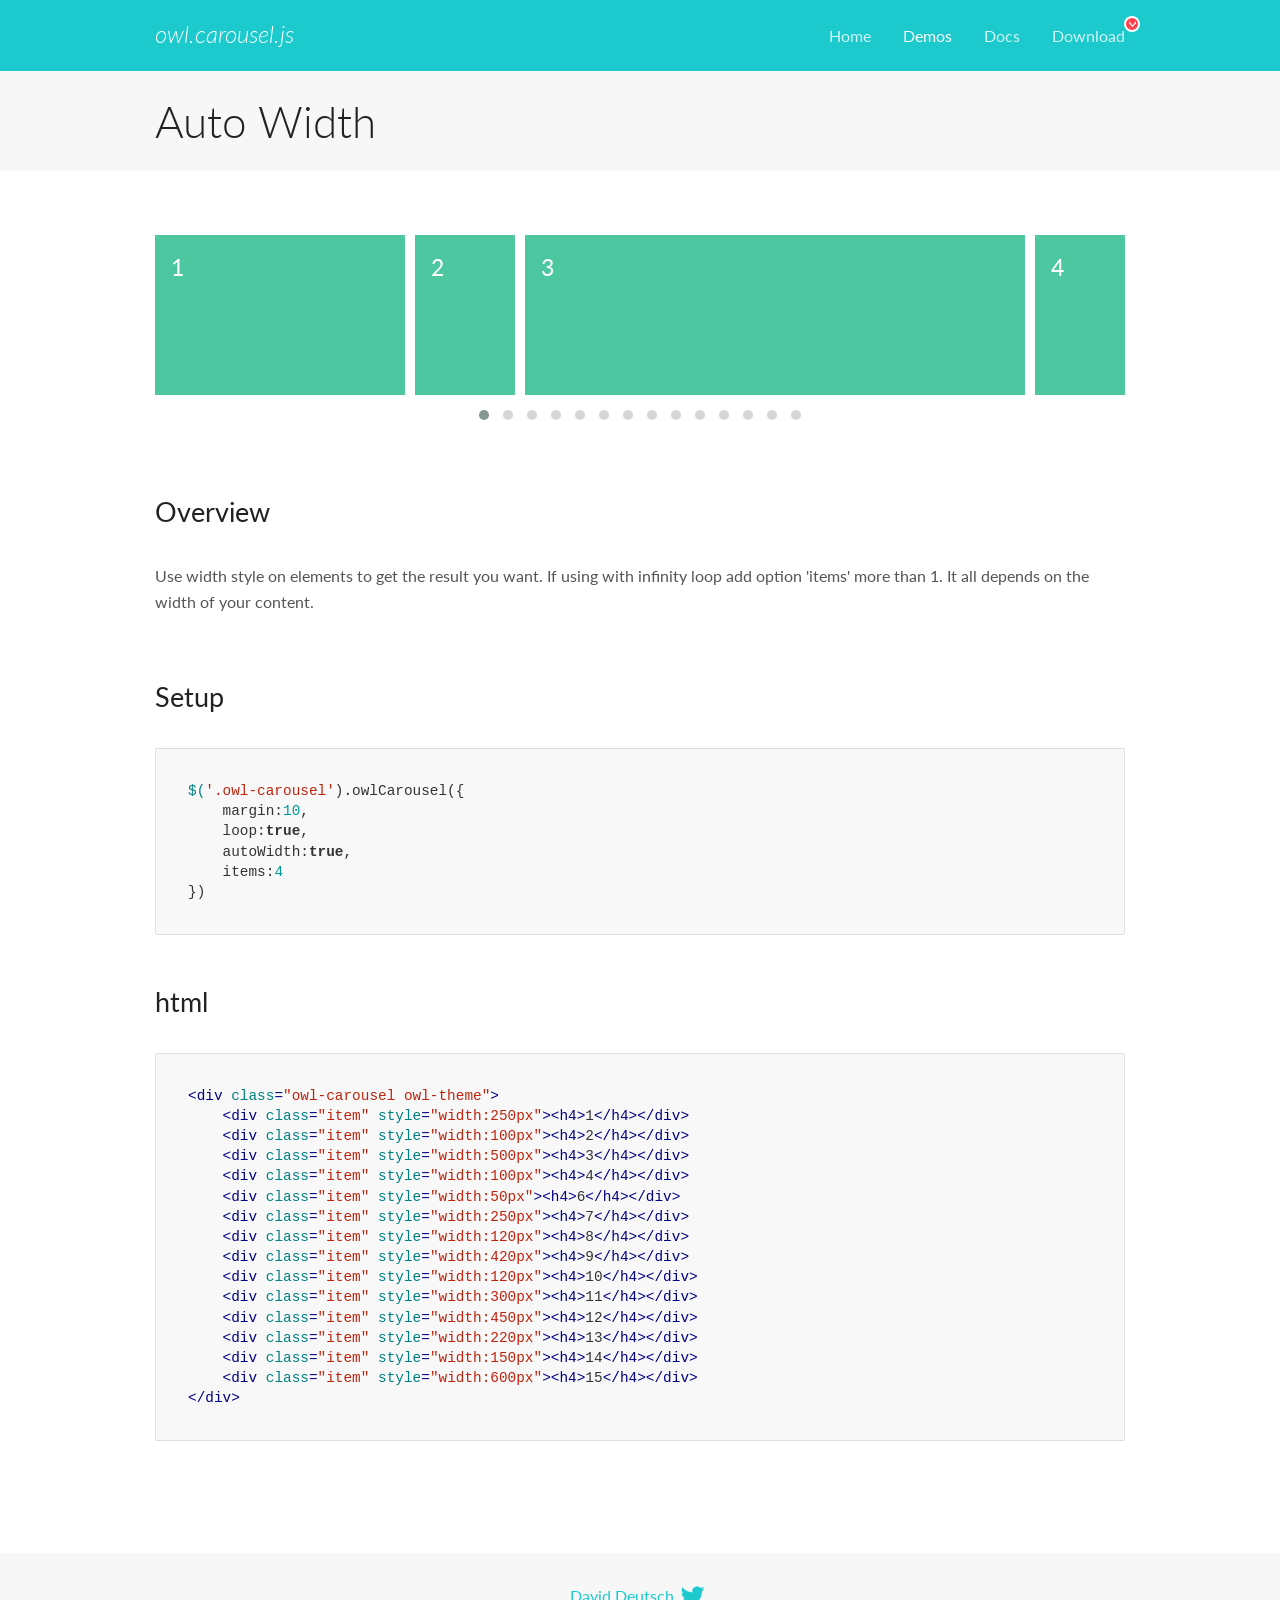
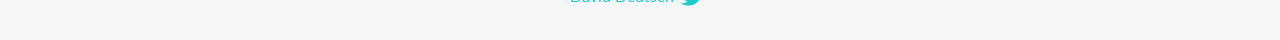
<file: asset/OwlCarousel2-2.3.4/docs/demos/autowidth.html>
<!DOCTYPE html>
<html lang="en">
  <head>

    <!-- head -->
    <meta charset="utf-8">
    <meta name="msapplication-tap-highlight" content="no" />
    <meta name="viewport" content="width=device-width, initial-scale=1.0" />
    <meta name="description" content="Auto Width">
    <meta name="author" content="David Deutsch">
    <title>
      Auto Width Demo | Owl Carousel | 2.3.4
    </title>

    <!-- Stylesheets -->
    <link href='https://fonts.googleapis.com/css?family=Lato:300,400,700,400italic,300italic' rel='stylesheet' type='text/css'>
    <link rel="stylesheet" href="../assets/css/docs.theme.min.css">

    <!-- Owl Stylesheets -->
    <link rel="stylesheet" href="../assets/owlcarousel/assets/owl.carousel.min.css">
    <link rel="stylesheet" href="../assets/owlcarousel/assets/owl.theme.default.min.css">

    <!-- HTML5 shim and Respond.js IE8 support of HTML5 elements and media queries -->

    <!--[if lt IE 9]>
      <script src="https://oss.maxcdn.com/libs/html5shiv/3.7.0/html5shiv.js"></script>
      <script src="https://oss.maxcdn.com/libs/respond.js/1.3.0/respond.min.js"></script>
    <![endif]-->

    <!-- Favicons -->
    <link rel="apple-touch-icon-precomposed" sizes="144x144" href="../assets/ico/apple-touch-icon-144-precomposed.png">
    <link rel="shortcut icon" href="../assets/ico/favicon.png">
    <link rel="shortcut icon" href="favicon.ico">

    <!-- Yeah i know js should not be in header. Its required for demos.-->

    <!-- javascript -->
    <script src="../assets/vendors/jquery.min.js"></script>
    <script src="../assets/owlcarousel/owl.carousel.js"></script>
  </head>
  <body>

    <!-- header -->
    <header class="header">
      <div class="row">
        <div class="large-12 columns">
          <div class="brand left">
            <h3>
              <a href="/OwlCarousel2/">owl.carousel.js</a> 
            </h3>
          </div>
          <a id="toggle-nav" class="right">
            <span></span> <span></span> <span></span> 
          </a> 
          <div class="nav-bar">
            <ul class="clearfix">
              <li> <a href="/OwlCarousel2/index.html">Home</a>  </li>
              <li class="active">
                <a href="/OwlCarousel2/demos/demos.html">Demos</a> 
              </li>
              <li> <a href="/OwlCarousel2/docs/started-welcome.html">Docs</a>  </li>
              <li>
                <a href="https://github.com/OwlCarousel2/OwlCarousel2/archive/2.3.4.zip">Download</a> 
                <span class="download"></span> 
              </li>
            </ul>
          </div>
        </div>
      </div>
    </header>

    <!-- title -->
    <section class="title">
      <div class="row">
        <div class="large-12 columns">
          <h1>Auto Width</h1>
        </div>
      </div>
    </section>

    <!--  Demos -->
    <section id="demos">
      <div class="row">
        <div class="large-12 columns">
          <div class="owl-carousel owl-theme">
            <div class="item" style="width:250px">
              <h4>1</h4>
            </div>
            <div class="item" style="width:100px">
              <h4>2</h4>
            </div>
            <div class="item" style="width:500px">
              <h4>3</h4>
            </div>
            <div class="item" style="width:100px">
              <h4>4</h4>
            </div>
            <div class="item" style="width:50px">
              <h4>6</h4>
            </div>
            <div class="item" style="width:250px">
              <h4>7</h4>
            </div>
            <div class="item" style="width:120px">
              <h4>8</h4>
            </div>
            <div class="item" style="width:420px">
              <h4>9</h4>
            </div>
            <div class="item" style="width:120px">
              <h4>10</h4>
            </div>
            <div class="item" style="width:300px">
              <h4>11</h4>
            </div>
            <div class="item" style="width:450px">
              <h4>12</h4>
            </div>
            <div class="item" style="width:220px">
              <h4>13</h4>
            </div>
            <div class="item" style="width:150px">
              <h4>14</h4>
            </div>
            <div class="item" style="width:600px">
              <h4>15</h4>
            </div>
          </div>
          <h3 id="overview">Overview</h3>
          <p>Use width style on elements to get the result you want. If using with infinity loop add option &#39;items&#39; more than 1. It all depends on the width of your content.</p>
          <h3 id="setup">Setup</h3>
          <pre><code>$(&#39;.owl-carousel&#39;).owlCarousel({
    margin:10,
    loop:true,
    autoWidth:true,
    items:4
})</code></pre>
          <h3 id="html">html</h3>
          <pre><code>&lt;div class=&quot;owl-carousel owl-theme&quot;&gt;
    &lt;div class=&quot;item&quot; style=&quot;width:250px&quot;&gt;&lt;h4&gt;1&lt;/h4&gt;&lt;/div&gt;
    &lt;div class=&quot;item&quot; style=&quot;width:100px&quot;&gt;&lt;h4&gt;2&lt;/h4&gt;&lt;/div&gt;
    &lt;div class=&quot;item&quot; style=&quot;width:500px&quot;&gt;&lt;h4&gt;3&lt;/h4&gt;&lt;/div&gt;
    &lt;div class=&quot;item&quot; style=&quot;width:100px&quot;&gt;&lt;h4&gt;4&lt;/h4&gt;&lt;/div&gt;
    &lt;div class=&quot;item&quot; style=&quot;width:50px&quot;&gt;&lt;h4&gt;6&lt;/h4&gt;&lt;/div&gt;
    &lt;div class=&quot;item&quot; style=&quot;width:250px&quot;&gt;&lt;h4&gt;7&lt;/h4&gt;&lt;/div&gt;
    &lt;div class=&quot;item&quot; style=&quot;width:120px&quot;&gt;&lt;h4&gt;8&lt;/h4&gt;&lt;/div&gt;
    &lt;div class=&quot;item&quot; style=&quot;width:420px&quot;&gt;&lt;h4&gt;9&lt;/h4&gt;&lt;/div&gt;
    &lt;div class=&quot;item&quot; style=&quot;width:120px&quot;&gt;&lt;h4&gt;10&lt;/h4&gt;&lt;/div&gt;
    &lt;div class=&quot;item&quot; style=&quot;width:300px&quot;&gt;&lt;h4&gt;11&lt;/h4&gt;&lt;/div&gt;
    &lt;div class=&quot;item&quot; style=&quot;width:450px&quot;&gt;&lt;h4&gt;12&lt;/h4&gt;&lt;/div&gt;
    &lt;div class=&quot;item&quot; style=&quot;width:220px&quot;&gt;&lt;h4&gt;13&lt;/h4&gt;&lt;/div&gt;
    &lt;div class=&quot;item&quot; style=&quot;width:150px&quot;&gt;&lt;h4&gt;14&lt;/h4&gt;&lt;/div&gt;
    &lt;div class=&quot;item&quot; style=&quot;width:600px&quot;&gt;&lt;h4&gt;15&lt;/h4&gt;&lt;/div&gt;
&lt;/div&gt;</code></pre>
          <script>
            $(document).ready(function() {
              $('.owl-carousel').owlCarousel({
                margin: 10,
                loop: true,
                autoWidth: true,
                items: 4
              })
            })
          </script>
        </div>
      </div>
    </section>

    <!-- footer -->
    <footer class="footer">
      <div class="row">
        <div class="large-12 columns">
          <h5>
            <a href="/OwlCarousel2/docs/support-contact.html">David Deutsch</a> 
            <a id="custom-tweet-button" href="https://twitter.com/share?url=https://github.com/OwlCarousel2/OwlCarousel2&text=Owl Carousel - This is so awesome! " target="_blank"></a> 
          </h5>
        </div>
      </div>
    </footer>

    <!-- vendors -->
    <script src="../assets/vendors/highlight.js"></script>
    <script src="../assets/js/app.js"></script>
  </body>
</html>
</file>
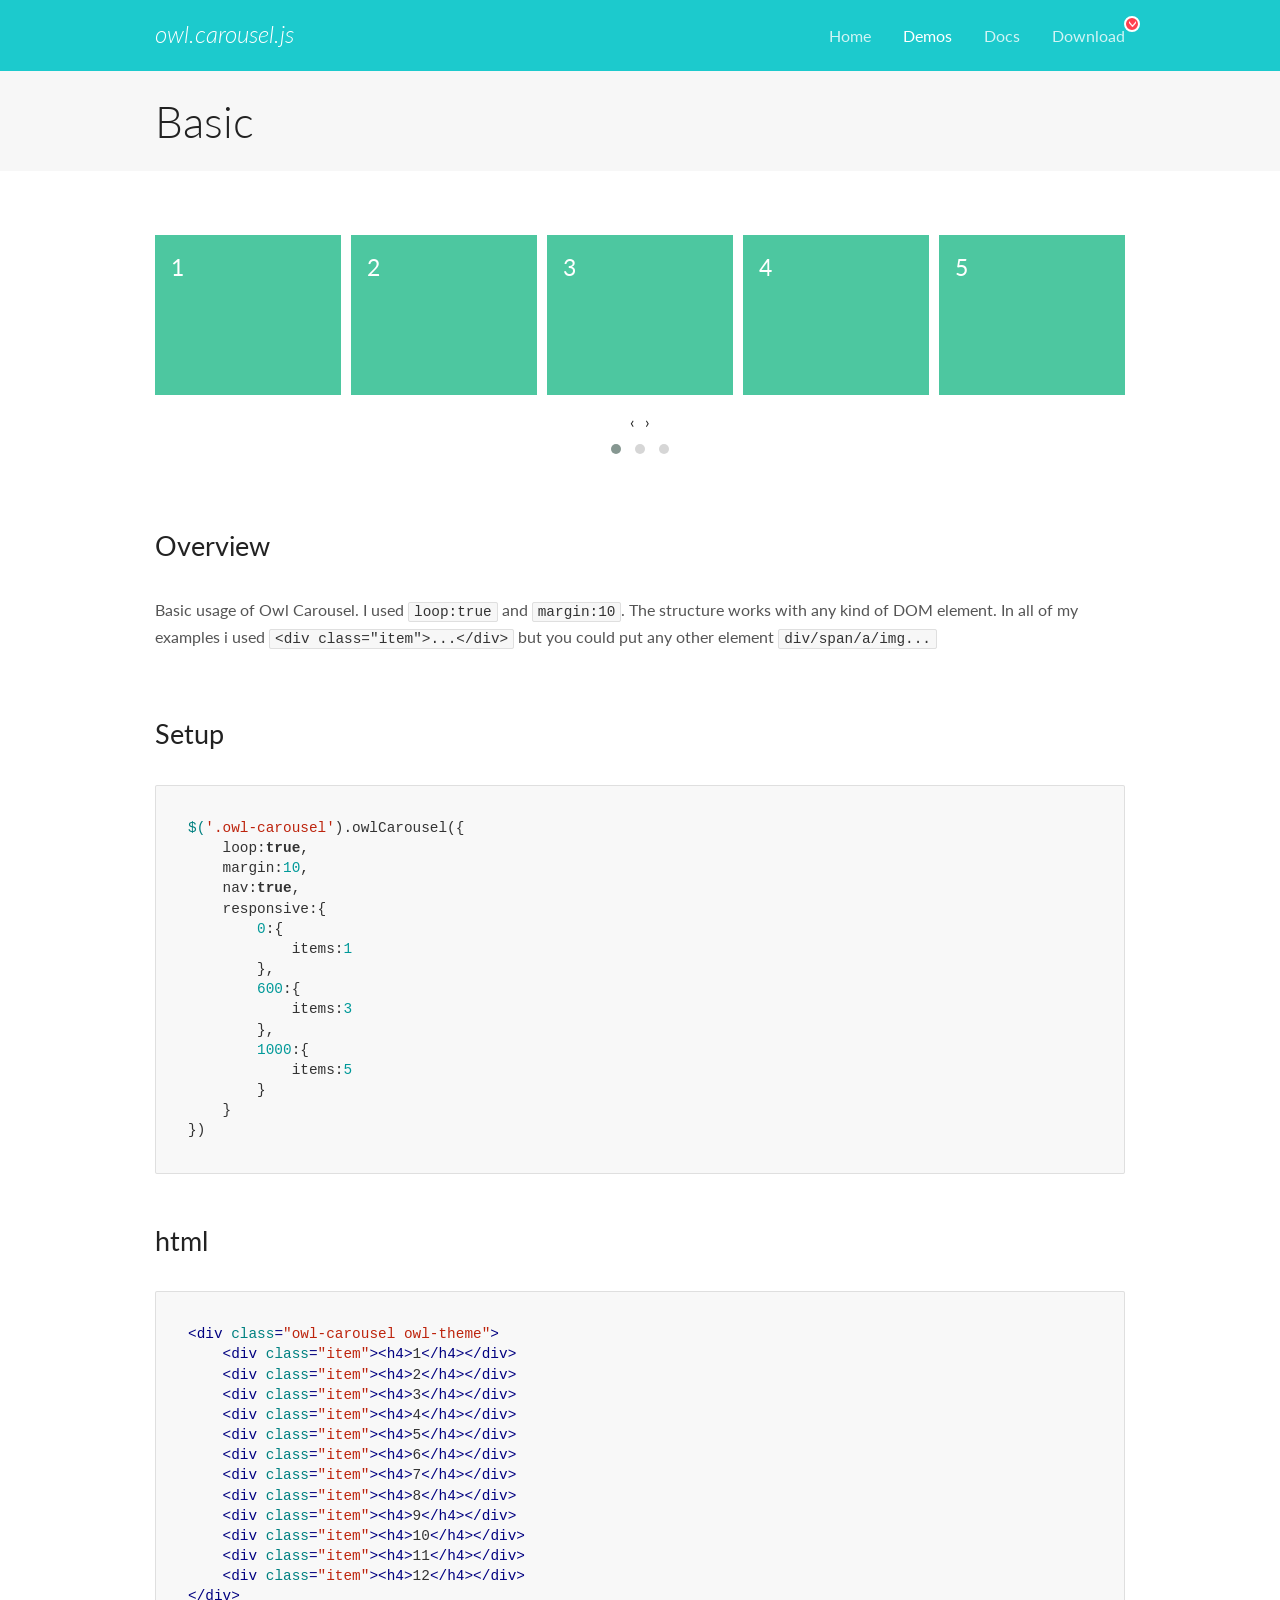
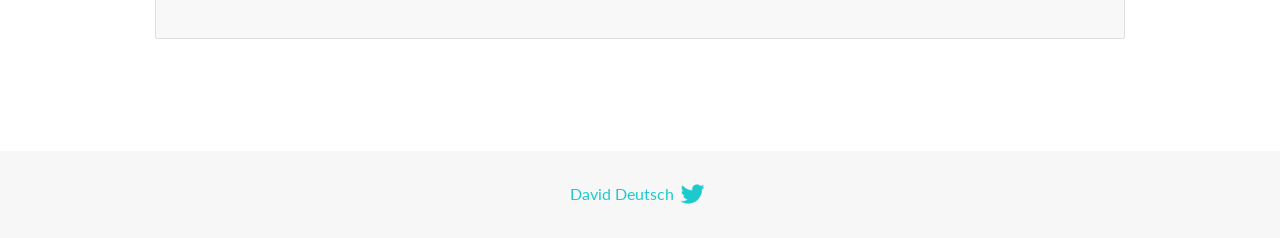
<file: asset/OwlCarousel2-2.3.4/docs/demos/basic.html>
<!DOCTYPE html>
<html lang="en">
  <head>

    <!-- head -->
    <meta charset="utf-8">
    <meta name="msapplication-tap-highlight" content="no" />
    <meta name="viewport" content="width=device-width, initial-scale=1.0" />
    <meta name="description" content="Basic usage demo">
    <meta name="author" content="David Deutsch">
    <title>
      Basic Demo | Owl Carousel | 2.3.4
    </title>

    <!-- Stylesheets -->
    <link href='https://fonts.googleapis.com/css?family=Lato:300,400,700,400italic,300italic' rel='stylesheet' type='text/css'>
    <link rel="stylesheet" href="../assets/css/docs.theme.min.css">

    <!-- Owl Stylesheets -->
    <link rel="stylesheet" href="../assets/owlcarousel/assets/owl.carousel.min.css">
    <link rel="stylesheet" href="../assets/owlcarousel/assets/owl.theme.default.min.css">

    <!-- HTML5 shim and Respond.js IE8 support of HTML5 elements and media queries -->

    <!--[if lt IE 9]>
      <script src="https://oss.maxcdn.com/libs/html5shiv/3.7.0/html5shiv.js"></script>
      <script src="https://oss.maxcdn.com/libs/respond.js/1.3.0/respond.min.js"></script>
    <![endif]-->

    <!-- Favicons -->
    <link rel="apple-touch-icon-precomposed" sizes="144x144" href="../assets/ico/apple-touch-icon-144-precomposed.png">
    <link rel="shortcut icon" href="../assets/ico/favicon.png">
    <link rel="shortcut icon" href="favicon.ico">

    <!-- Yeah i know js should not be in header. Its required for demos.-->

    <!-- javascript -->
    <script src="../assets/vendors/jquery.min.js"></script>
    <script src="../assets/owlcarousel/owl.carousel.js"></script>
  </head>
  <body>

    <!-- header -->
    <header class="header">
      <div class="row">
        <div class="large-12 columns">
          <div class="brand left">
            <h3>
              <a href="/OwlCarousel2/">owl.carousel.js</a> 
            </h3>
          </div>
          <a id="toggle-nav" class="right">
            <span></span> <span></span> <span></span> 
          </a> 
          <div class="nav-bar">
            <ul class="clearfix">
              <li> <a href="/OwlCarousel2/index.html">Home</a>  </li>
              <li class="active">
                <a href="/OwlCarousel2/demos/demos.html">Demos</a> 
              </li>
              <li> <a href="/OwlCarousel2/docs/started-welcome.html">Docs</a>  </li>
              <li>
                <a href="https://github.com/OwlCarousel2/OwlCarousel2/archive/2.3.4.zip">Download</a> 
                <span class="download"></span> 
              </li>
            </ul>
          </div>
        </div>
      </div>
    </header>

    <!-- title -->
    <section class="title">
      <div class="row">
        <div class="large-12 columns">
          <h1>Basic</h1>
        </div>
      </div>
    </section>

    <!--  Demos -->
    <section id="demos">
      <div class="row">
        <div class="large-12 columns">
          <div class="owl-carousel owl-theme">
            <div class="item">
              <h4>1</h4>
            </div>
            <div class="item">
              <h4>2</h4>
            </div>
            <div class="item">
              <h4>3</h4>
            </div>
            <div class="item">
              <h4>4</h4>
            </div>
            <div class="item">
              <h4>5</h4>
            </div>
            <div class="item">
              <h4>6</h4>
            </div>
            <div class="item">
              <h4>7</h4>
            </div>
            <div class="item">
              <h4>8</h4>
            </div>
            <div class="item">
              <h4>9</h4>
            </div>
            <div class="item">
              <h4>10</h4>
            </div>
            <div class="item">
              <h4>11</h4>
            </div>
            <div class="item">
              <h4>12</h4>
            </div>
          </div>
          <h3 id="overview">Overview</h3>
          <p>Basic usage of Owl Carousel. I used <code>loop:true</code> and <code>margin:10</code>. The structure works with any kind of DOM element. In all of my examples i used <code>&lt;div class=&quot;item&quot;&gt;...&lt;/div&gt;</code> but you could
            put any other element <code>div/span/a/img...</code></p>
          <h3 id="setup">Setup</h3>
          <pre><code>$(&#39;.owl-carousel&#39;).owlCarousel({
    loop:true,
    margin:10,
    nav:true,
    responsive:{
        0:{
            items:1
        },
        600:{
            items:3
        },
        1000:{
            items:5
        }
    }
})</code></pre>
          <h3 id="html">html</h3>
          <pre><code>&lt;div class=&quot;owl-carousel owl-theme&quot;&gt;
    &lt;div class=&quot;item&quot;&gt;&lt;h4&gt;1&lt;/h4&gt;&lt;/div&gt;
    &lt;div class=&quot;item&quot;&gt;&lt;h4&gt;2&lt;/h4&gt;&lt;/div&gt;
    &lt;div class=&quot;item&quot;&gt;&lt;h4&gt;3&lt;/h4&gt;&lt;/div&gt;
    &lt;div class=&quot;item&quot;&gt;&lt;h4&gt;4&lt;/h4&gt;&lt;/div&gt;
    &lt;div class=&quot;item&quot;&gt;&lt;h4&gt;5&lt;/h4&gt;&lt;/div&gt;
    &lt;div class=&quot;item&quot;&gt;&lt;h4&gt;6&lt;/h4&gt;&lt;/div&gt;
    &lt;div class=&quot;item&quot;&gt;&lt;h4&gt;7&lt;/h4&gt;&lt;/div&gt;
    &lt;div class=&quot;item&quot;&gt;&lt;h4&gt;8&lt;/h4&gt;&lt;/div&gt;
    &lt;div class=&quot;item&quot;&gt;&lt;h4&gt;9&lt;/h4&gt;&lt;/div&gt;
    &lt;div class=&quot;item&quot;&gt;&lt;h4&gt;10&lt;/h4&gt;&lt;/div&gt;
    &lt;div class=&quot;item&quot;&gt;&lt;h4&gt;11&lt;/h4&gt;&lt;/div&gt;
    &lt;div class=&quot;item&quot;&gt;&lt;h4&gt;12&lt;/h4&gt;&lt;/div&gt;
&lt;/div&gt;</code></pre>
          <script>
            $(document).ready(function() {
              var owl = $('.owl-carousel');
              owl.owlCarousel({
                margin: 10,
                nav: true,
                loop: true,
                responsive: {
                  0: {
                    items: 1
                  },
                  600: {
                    items: 3
                  },
                  1000: {
                    items: 5
                  }
                }
              })
            })
          </script>
        </div>
      </div>
    </section>

    <!-- footer -->
    <footer class="footer">
      <div class="row">
        <div class="large-12 columns">
          <h5>
            <a href="/OwlCarousel2/docs/support-contact.html">David Deutsch</a> 
            <a id="custom-tweet-button" href="https://twitter.com/share?url=https://github.com/OwlCarousel2/OwlCarousel2&text=Owl Carousel - This is so awesome! " target="_blank"></a> 
          </h5>
        </div>
      </div>
    </footer>

    <!-- vendors -->
    <script src="../assets/vendors/highlight.js"></script>
    <script src="../assets/js/app.js"></script>
  </body>
</html>
</file>
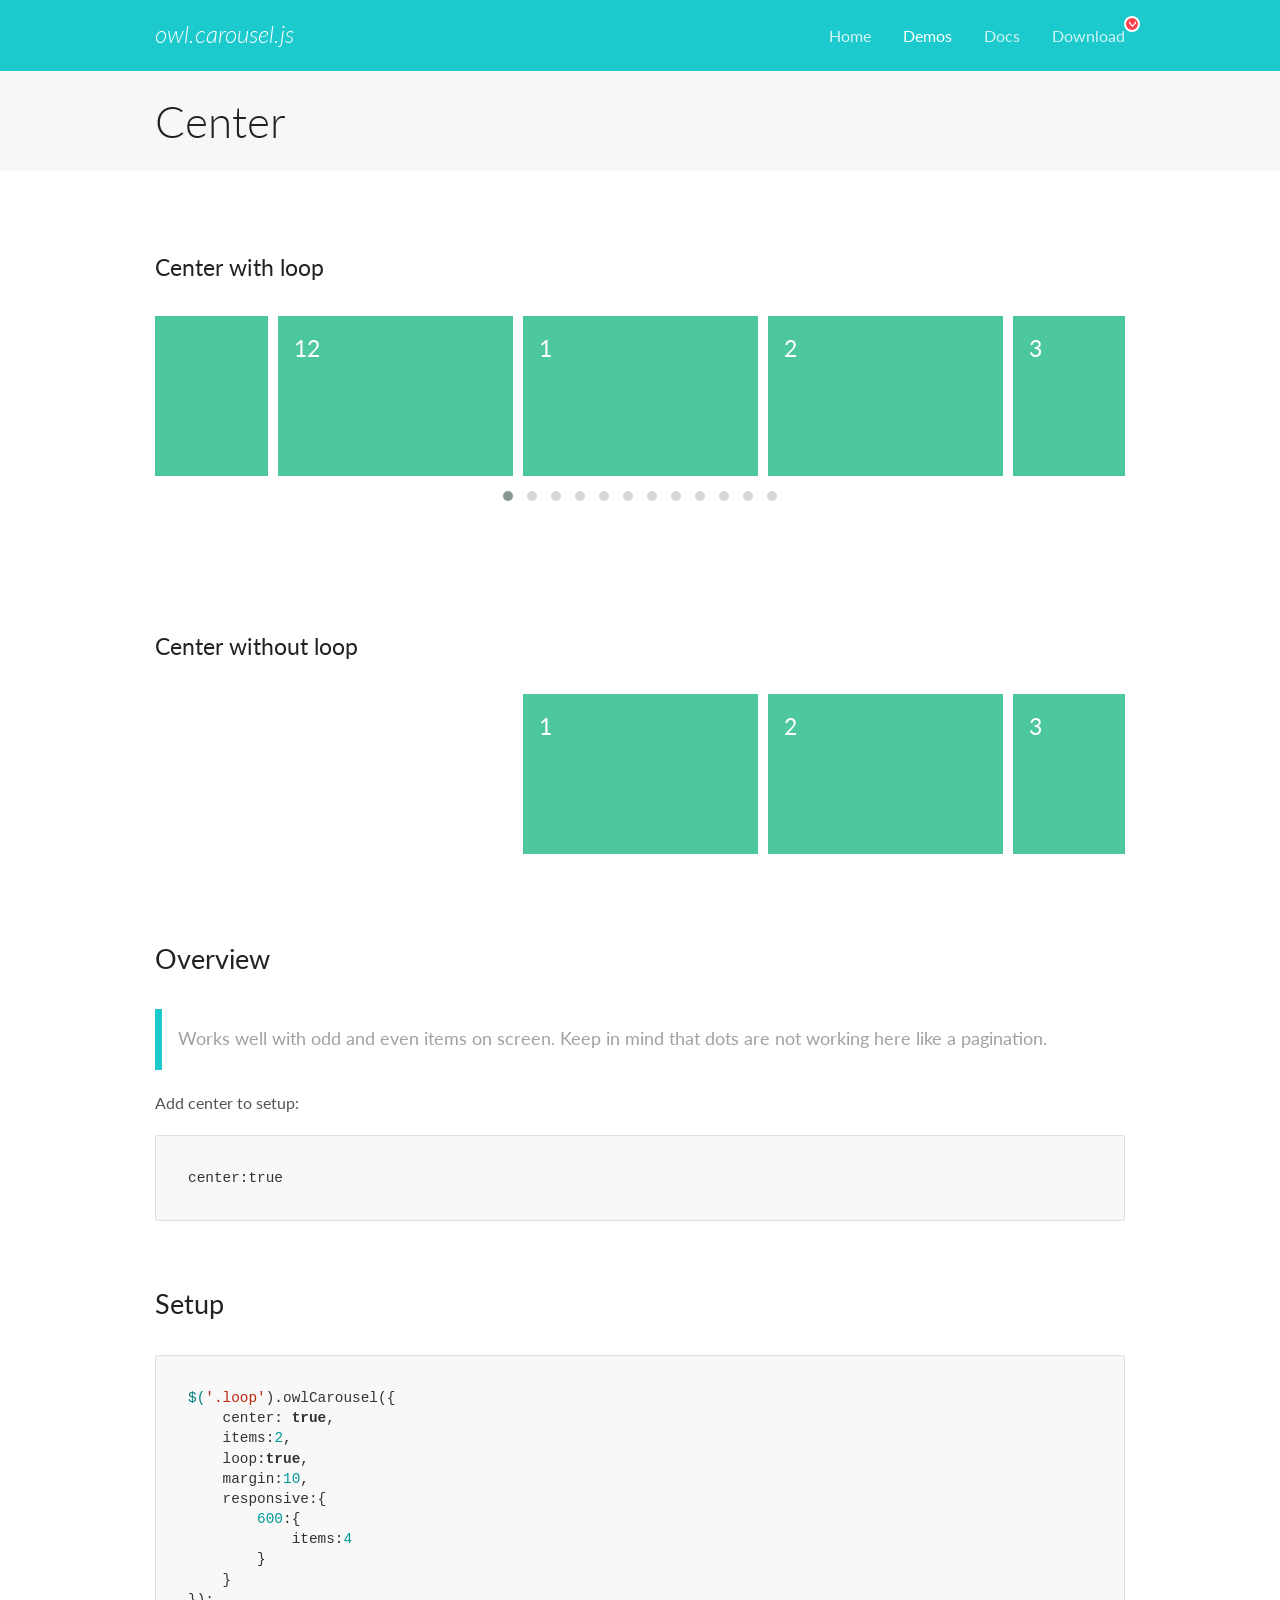
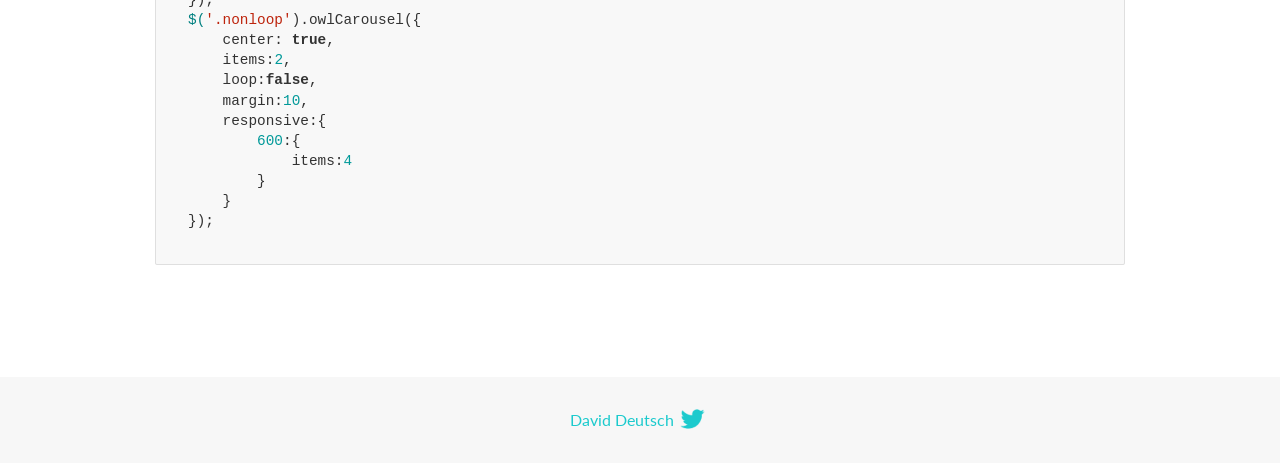
<file: asset/OwlCarousel2-2.3.4/docs/demos/center.html>
<!DOCTYPE html>
<html lang="en">
  <head>

    <!-- head -->
    <meta charset="utf-8">
    <meta name="msapplication-tap-highlight" content="no" />
    <meta name="viewport" content="width=device-width, initial-scale=1.0" />
    <meta name="description" content="Center carousel">
    <meta name="author" content="David Deutsch">
    <title>
      Center Demo | Owl Carousel | 2.3.4
    </title>

    <!-- Stylesheets -->
    <link href='https://fonts.googleapis.com/css?family=Lato:300,400,700,400italic,300italic' rel='stylesheet' type='text/css'>
    <link rel="stylesheet" href="../assets/css/docs.theme.min.css">

    <!-- Owl Stylesheets -->
    <link rel="stylesheet" href="../assets/owlcarousel/assets/owl.carousel.min.css">
    <link rel="stylesheet" href="../assets/owlcarousel/assets/owl.theme.default.min.css">

    <!-- HTML5 shim and Respond.js IE8 support of HTML5 elements and media queries -->

    <!--[if lt IE 9]>
      <script src="https://oss.maxcdn.com/libs/html5shiv/3.7.0/html5shiv.js"></script>
      <script src="https://oss.maxcdn.com/libs/respond.js/1.3.0/respond.min.js"></script>
    <![endif]-->

    <!-- Favicons -->
    <link rel="apple-touch-icon-precomposed" sizes="144x144" href="../assets/ico/apple-touch-icon-144-precomposed.png">
    <link rel="shortcut icon" href="../assets/ico/favicon.png">
    <link rel="shortcut icon" href="favicon.ico">

    <!-- Yeah i know js should not be in header. Its required for demos.-->

    <!-- javascript -->
    <script src="../assets/vendors/jquery.min.js"></script>
    <script src="../assets/owlcarousel/owl.carousel.js"></script>
  </head>
  <body>

    <!-- header -->
    <header class="header">
      <div class="row">
        <div class="large-12 columns">
          <div class="brand left">
            <h3>
              <a href="/OwlCarousel2/">owl.carousel.js</a> 
            </h3>
          </div>
          <a id="toggle-nav" class="right">
            <span></span> <span></span> <span></span> 
          </a> 
          <div class="nav-bar">
            <ul class="clearfix">
              <li> <a href="/OwlCarousel2/index.html">Home</a>  </li>
              <li class="active">
                <a href="/OwlCarousel2/demos/demos.html">Demos</a> 
              </li>
              <li> <a href="/OwlCarousel2/docs/started-welcome.html">Docs</a>  </li>
              <li>
                <a href="https://github.com/OwlCarousel2/OwlCarousel2/archive/2.3.4.zip">Download</a> 
                <span class="download"></span> 
              </li>
            </ul>
          </div>
        </div>
      </div>
    </header>

    <!-- title -->
    <section class="title">
      <div class="row">
        <div class="large-12 columns">
          <h1>Center</h1>
        </div>
      </div>
    </section>

    <!--  Demos -->
    <section id="demos">
      <div class="row">
        <div class="large-12 columns">
          <h4 id="center-with-loop">Center with loop</h4>
          <div class="loop owl-carousel owl-theme">
            <div class="item">
              <h4>1</h4>
            </div>
            <div class="item">
              <h4>2</h4>
            </div>
            <div class="item">
              <h4>3</h4>
            </div>
            <div class="item">
              <h4>4</h4>
            </div>
            <div class="item">
              <h4>5</h4>
            </div>
            <div class="item">
              <h4>6</h4>
            </div>
            <div class="item">
              <h4>7</h4>
            </div>
            <div class="item">
              <h4>8</h4>
            </div>
            <div class="item">
              <h4>9</h4>
            </div>
            <div class="item">
              <h4>10</h4>
            </div>
            <div class="item">
              <h4>11</h4>
            </div>
            <div class="item">
              <h4>12</h4>
            </div>
          </div>
          <br>
          <h4 id="center-without-loop">Center without loop</h4>
          <div class="nonloop owl-carousel">
            <div class="item">
              <h4>1</h4>
            </div>
            <div class="item">
              <h4>2</h4>
            </div>
            <div class="item">
              <h4>3</h4>
            </div>
            <div class="item">
              <h4>4</h4>
            </div>
            <div class="item">
              <h4>5</h4>
            </div>
            <div class="item">
              <h4>6</h4>
            </div>
            <div class="item">
              <h4>7</h4>
            </div>
            <div class="item">
              <h4>8</h4>
            </div>
            <div class="item">
              <h4>9</h4>
            </div>
            <div class="item">
              <h4>10</h4>
            </div>
            <div class="item">
              <h4>11</h4>
            </div>
            <div class="item">
              <h4>12</h4>
            </div>
          </div>
          <h3 id="overview">Overview</h3>
          <blockquote>
            <p>Works well with odd and even items on screen. Keep in mind that dots are not working here like a pagination.</p>
          </blockquote>
          <p>Add center to setup:</p>
          <pre><code>center:true</code></pre>
          <h3 id="setup">Setup</h3>
          <pre><code>$(&#39;.loop&#39;).owlCarousel({
    center: true,
    items:2,
    loop:true,
    margin:10,
    responsive:{
        600:{
            items:4
        }
    }
});
$(&#39;.nonloop&#39;).owlCarousel({
    center: true,
    items:2,
    loop:false,
    margin:10,
    responsive:{
        600:{
            items:4
        }
    }
});</code></pre>
          <script>
            jQuery(document).ready(function($) {
              $('.loop').owlCarousel({
                center: true,
                items: 2,
                loop: true,
                margin: 10,
                responsive: {
                  600: {
                    items: 4
                  }
                }
              });
              $('.nonloop').owlCarousel({
                center: true,
                items: 2,
                loop: false,
                margin: 10,
                responsive: {
                  600: {
                    items: 4
                  }
                }
              });
            });
          </script>
        </div>
      </div>
    </section>

    <!-- footer -->
    <footer class="footer">
      <div class="row">
        <div class="large-12 columns">
          <h5>
            <a href="/OwlCarousel2/docs/support-contact.html">David Deutsch</a> 
            <a id="custom-tweet-button" href="https://twitter.com/share?url=https://github.com/OwlCarousel2/OwlCarousel2&text=Owl Carousel - This is so awesome! " target="_blank"></a> 
          </h5>
        </div>
      </div>
    </footer>

    <!-- vendors -->
    <script src="../assets/vendors/highlight.js"></script>
    <script src="../assets/js/app.js"></script>
  </body>
</html>
</file>
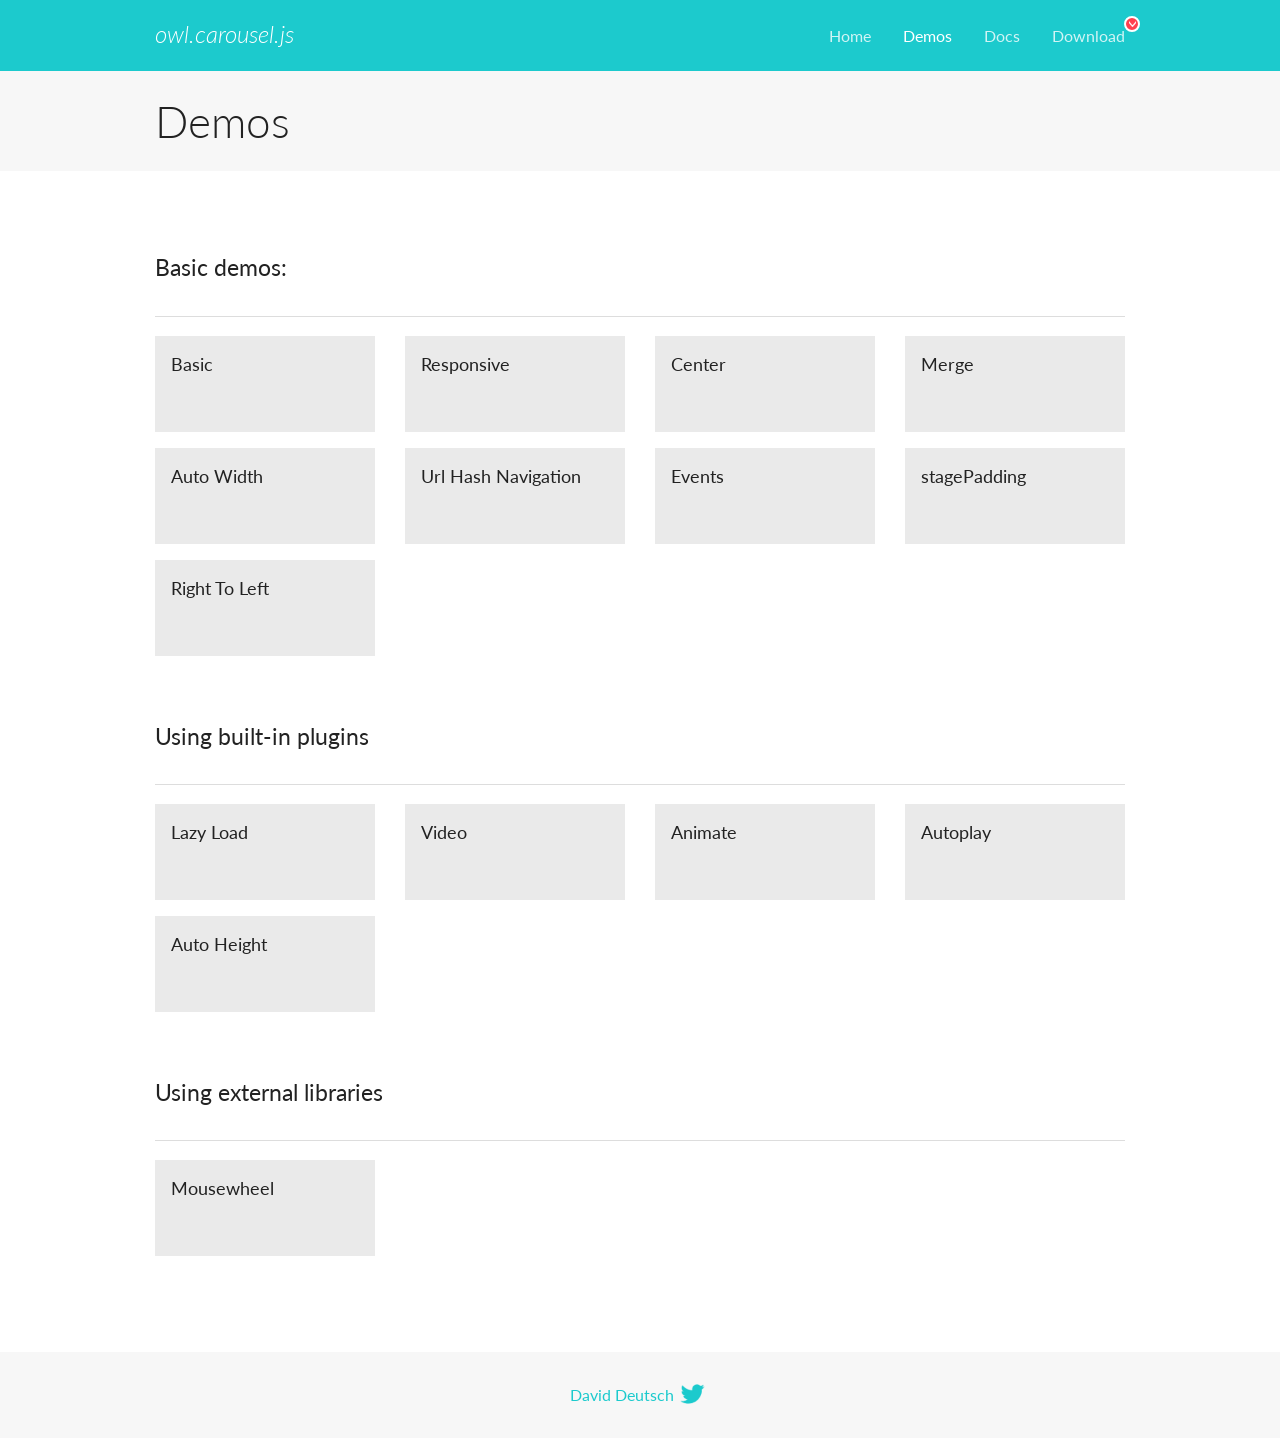
<file: asset/OwlCarousel2-2.3.4/docs/demos/demos.html>
<!DOCTYPE html>
<html lang="en">
  <head>

    <!-- head -->
    <meta charset="utf-8">
    <meta name="msapplication-tap-highlight" content="no" />
    <meta name="viewport" content="width=device-width, initial-scale=1.0" />
    <meta name="description" content="A list of Owl Carousel examples.">
    <meta name="author" content="David Deutsch">
    <title>
      Demos | Owl Carousel | 2.3.4
    </title>

    <!-- Stylesheets -->
    <link href='https://fonts.googleapis.com/css?family=Lato:300,400,700,400italic,300italic' rel='stylesheet' type='text/css'>
    <link rel="stylesheet" href="../assets/css/docs.theme.min.css">

    <!-- Owl Stylesheets -->
    <link rel="stylesheet" href="../assets/owlcarousel/assets/owl.carousel.min.css">
    <link rel="stylesheet" href="../assets/owlcarousel/assets/owl.theme.default.min.css">

    <!-- HTML5 shim and Respond.js IE8 support of HTML5 elements and media queries -->

    <!--[if lt IE 9]>
      <script src="https://oss.maxcdn.com/libs/html5shiv/3.7.0/html5shiv.js"></script>
      <script src="https://oss.maxcdn.com/libs/respond.js/1.3.0/respond.min.js"></script>
    <![endif]-->

    <!-- Favicons -->
    <link rel="apple-touch-icon-precomposed" sizes="144x144" href="../assets/ico/apple-touch-icon-144-precomposed.png">
    <link rel="shortcut icon" href="../assets/ico/favicon.png">
    <link rel="shortcut icon" href="favicon.ico">

    <!-- Yeah i know js should not be in header. Its required for demos.-->

    <!-- javascript -->
    <script src="../assets/vendors/jquery.min.js"></script>
    <script src="../assets/owlcarousel/owl.carousel.js"></script>
  </head>
  <body>

    <!-- header -->
    <header class="header">
      <div class="row">
        <div class="large-12 columns">
          <div class="brand left">
            <h3>
              <a href="/OwlCarousel2/">owl.carousel.js</a> 
            </h3>
          </div>
          <a id="toggle-nav" class="right">
            <span></span> <span></span> <span></span> 
          </a> 
          <div class="nav-bar">
            <ul class="clearfix">
              <li> <a href="/OwlCarousel2/index.html">Home</a>  </li>
              <li class="active">
                <a href="/OwlCarousel2/demos/demos.html">Demos</a> 
              </li>
              <li> <a href="/OwlCarousel2/docs/started-welcome.html">Docs</a>  </li>
              <li>
                <a href="https://github.com/OwlCarousel2/OwlCarousel2/archive/2.3.4.zip">Download</a> 
                <span class="download"></span> 
              </li>
            </ul>
          </div>
        </div>
      </div>
    </header>

    <!-- title -->
    <section class="title">
      <div class="row">
        <div class="large-12 columns">
          <h1>Demos</h1>
        </div>
      </div>
    </section>

    <!--  Demos -->
    <section id="demos">
      <div class="row">
        <div class="large-12 columns">
          <h4 id="basic-demos-">Basic demos:</h4>
          <hr>
          <div class="demo-list">
            <div class="row">
              <div class="small-6 medium-4 large-3 columns">
                <a href="basic.html" class="demo-block">
                  <h5>Basic </h5>
                </a> 
              </div>
              <div class="small-6 medium-4 large-3 columns">
                <a href="responsive.html" class="demo-block">
                  <h5>Responsive </h5>
                </a> 
              </div>
              <div class="small-6 medium-4 large-3 columns">
                <a href="center.html" class="demo-block">
                  <h5>Center </h5>
                </a> 
              </div>
              <div class="small-6 medium-4 large-3 columns">
                <a href="merge.html" class="demo-block">
                  <h5>Merge </h5>
                </a> 
              </div>
              <div class="small-6 medium-4 large-3 columns">
                <a href="autowidth.html" class="demo-block">
                  <h5>Auto Width </h5>
                </a> 
              </div>
              <div class="small-6 medium-4 large-3 columns">
                <a href="urlhashnav.html" class="demo-block">
                  <h5>Url Hash Navigation </h5>
                </a> 
              </div>
              <div class="small-6 medium-4 large-3 columns">
                <a href="events.html" class="demo-block">
                  <h5>Events </h5>
                </a> 
              </div>
              <div class="small-6 medium-4 large-3 columns">
                <a href="stagepadding.html" class="demo-block">
                  <h5>stagePadding </h5>
                </a> 
              </div>
              <div class="small-6 medium-4 large-3 columns">
                <a href="rtl.html" class="demo-block">
                  <h5>Right To Left </h5>
                </a> 
              </div>
            </div>
          </div>
          <h4 id="using-built-in-plugins">Using built-in plugins</h4>
          <hr>
          <div class="demo-list">
            <div class="row">
              <div class="small-6 medium-4 large-3 columns">
                <a href="lazyLoad.html" class="demo-block">
                  <h5>Lazy Load </h5>
                </a> 
              </div>
              <div class="small-6 medium-4 large-3 columns">
                <a href="video.html" class="demo-block">
                  <h5>Video </h5>
                </a> 
              </div>
              <div class="small-6 medium-4 large-3 columns">
                <a href="animate.html" class="demo-block">
                  <h5>Animate </h5>
                </a> 
              </div>
              <div class="small-6 medium-4 large-3 columns">
                <a href="autoplay.html" class="demo-block">
                  <h5>Autoplay </h5>
                </a> 
              </div>
              <div class="small-6 medium-4 large-3 columns">
                <a href="autoheight.html" class="demo-block">
                  <h5>Auto Height </h5>
                </a> 
              </div>
            </div>
          </div>
          <h4 id="using-external-libraries">Using external libraries</h4>
          <hr>
          <div class="demo-list">
            <div class="row">
              <div class="small-6 medium-4 large-3 columns">
                <a href="mousewheel.html" class="demo-block">
                  <h5>Mousewheel </h5>
                </a> 
              </div>
            </div>
          </div>
        </div>
      </div>
    </section>

    <!-- footer -->
    <footer class="footer">
      <div class="row">
        <div class="large-12 columns">
          <h5>
            <a href="/OwlCarousel2/docs/support-contact.html">David Deutsch</a> 
            <a id="custom-tweet-button" href="https://twitter.com/share?url=https://github.com/OwlCarousel2/OwlCarousel2&text=Owl Carousel - This is so awesome! " target="_blank"></a> 
          </h5>
        </div>
      </div>
    </footer>

    <!-- vendors -->
    <script src="../assets/vendors/highlight.js"></script>
    <script src="../assets/js/app.js"></script>
  </body>
</html>
</file>
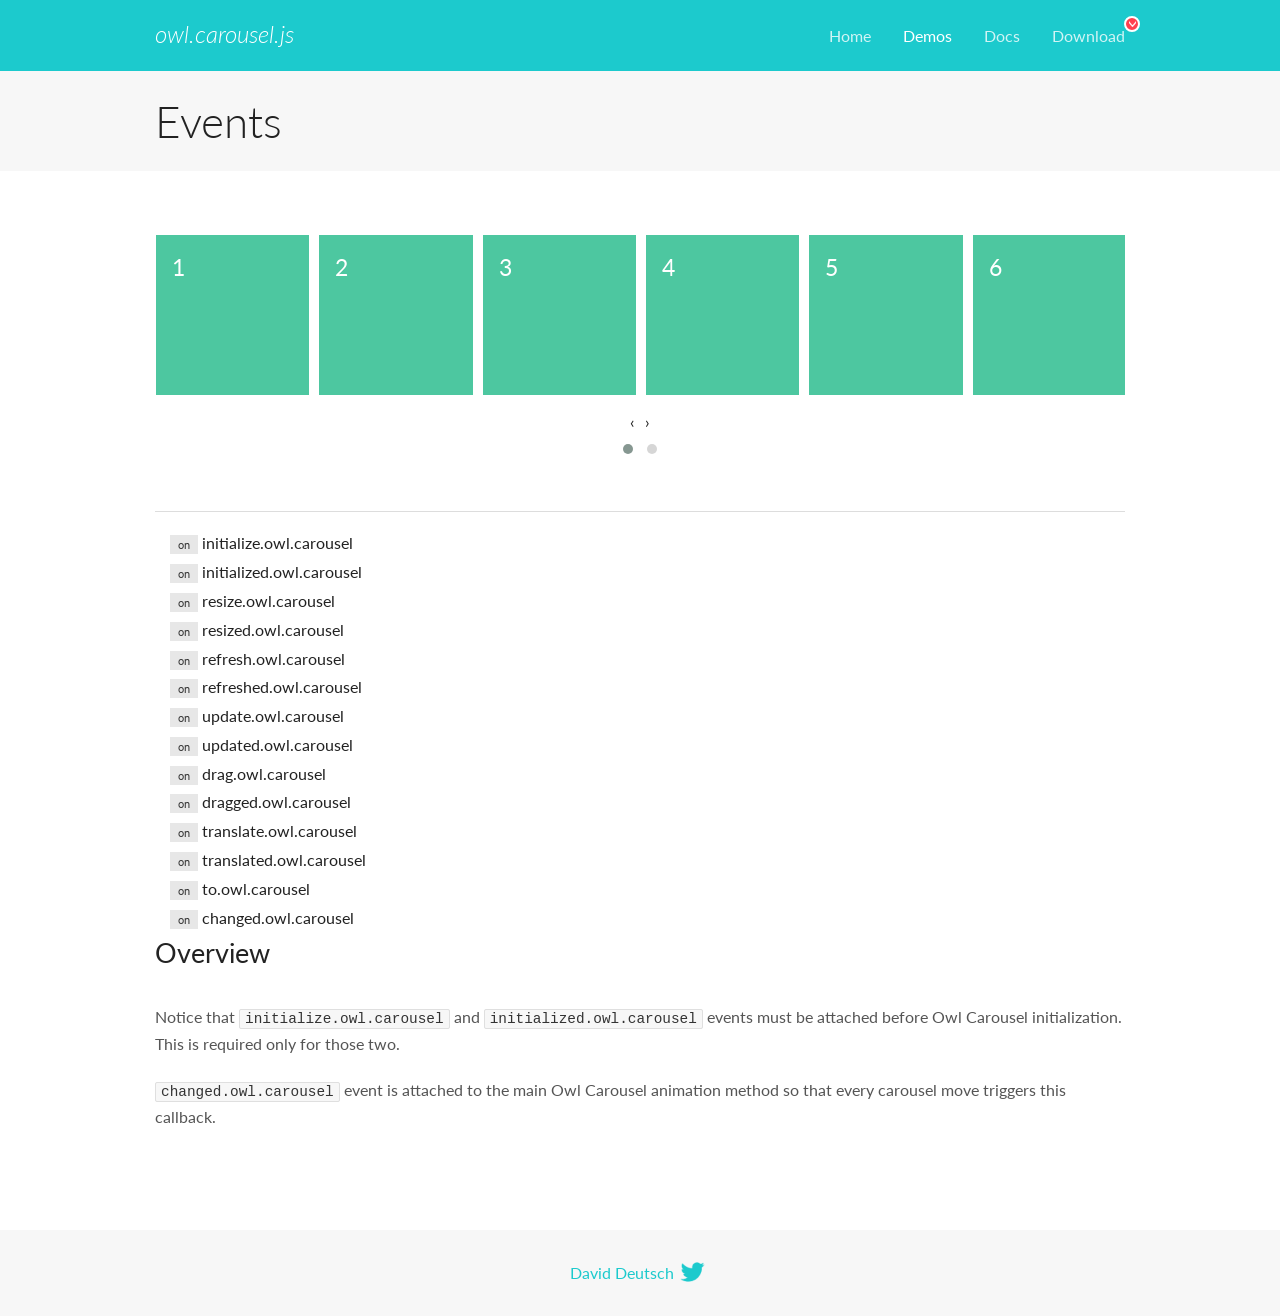
<file: asset/OwlCarousel2-2.3.4/docs/demos/events.html>
<!DOCTYPE html>
<html lang="en">
  <head>

    <!-- head -->
    <meta charset="utf-8">
    <meta name="msapplication-tap-highlight" content="no" />
    <meta name="viewport" content="width=device-width, initial-scale=1.0" />
    <meta name="description" content="Events usage demo">
    <meta name="author" content="David Deutsch">
    <title>
      Events Demo | Owl Carousel | 2.3.4
    </title>

    <!-- Stylesheets -->
    <link href='https://fonts.googleapis.com/css?family=Lato:300,400,700,400italic,300italic' rel='stylesheet' type='text/css'>
    <link rel="stylesheet" href="../assets/css/docs.theme.min.css">

    <!-- Owl Stylesheets -->
    <link rel="stylesheet" href="../assets/owlcarousel/assets/owl.carousel.min.css">
    <link rel="stylesheet" href="../assets/owlcarousel/assets/owl.theme.default.min.css">

    <!-- HTML5 shim and Respond.js IE8 support of HTML5 elements and media queries -->

    <!--[if lt IE 9]>
      <script src="https://oss.maxcdn.com/libs/html5shiv/3.7.0/html5shiv.js"></script>
      <script src="https://oss.maxcdn.com/libs/respond.js/1.3.0/respond.min.js"></script>
    <![endif]-->

    <!-- Favicons -->
    <link rel="apple-touch-icon-precomposed" sizes="144x144" href="../assets/ico/apple-touch-icon-144-precomposed.png">
    <link rel="shortcut icon" href="../assets/ico/favicon.png">
    <link rel="shortcut icon" href="favicon.ico">

    <!-- Yeah i know js should not be in header. Its required for demos.-->

    <!-- javascript -->
    <script src="../assets/vendors/jquery.min.js"></script>
    <script src="../assets/owlcarousel/owl.carousel.js"></script>
  </head>
  <body>

    <!-- header -->
    <header class="header">
      <div class="row">
        <div class="large-12 columns">
          <div class="brand left">
            <h3>
              <a href="/OwlCarousel2/">owl.carousel.js</a> 
            </h3>
          </div>
          <a id="toggle-nav" class="right">
            <span></span> <span></span> <span></span> 
          </a> 
          <div class="nav-bar">
            <ul class="clearfix">
              <li> <a href="/OwlCarousel2/index.html">Home</a>  </li>
              <li class="active">
                <a href="/OwlCarousel2/demos/demos.html">Demos</a> 
              </li>
              <li> <a href="/OwlCarousel2/docs/started-welcome.html">Docs</a>  </li>
              <li>
                <a href="https://github.com/OwlCarousel2/OwlCarousel2/archive/2.3.4.zip">Download</a> 
                <span class="download"></span> 
              </li>
            </ul>
          </div>
        </div>
      </div>
    </header>

    <!-- title -->
    <section class="title">
      <div class="row">
        <div class="large-12 columns">
          <h1>Events</h1>
        </div>
      </div>
    </section>

    <!--  Demos -->
    <section id="demos">
      <div class="row">
        <div class="large-12 columns">
          <div class="owl-carousel owl-theme">
            <div class="item">
              <h4>1</h4>
            </div>
            <div class="item">
              <h4>2</h4>
            </div>
            <div class="item">
              <h4>3</h4>
            </div>
            <div class="item">
              <h4>4</h4>
            </div>
            <div class="item">
              <h4>5</h4>
            </div>
            <div class="item">
              <h4>6</h4>
            </div>
            <div class="item">
              <h4>7</h4>
            </div>
            <div class="item">
              <h4>8</h4>
            </div>
            <div class="item">
              <h4>9</h4>
            </div>
            <div class="item">
              <h4>10</h4>
            </div>
            <div class="item">
              <h4>11</h4>
            </div>
            <div class="item">
              <h4>12</h4>
            </div>
          </div>
          <hr>
          <div class="large-12 columns callbacks">
            <div><span class="label secondary initialize">on</span>  initialize.owl.carousel </div>
            <div><span class="label secondary initialized">on</span>  initialized.owl.carousel </div>
            <div><span class="label secondary resize">on</span>  resize.owl.carousel </div>
            <div><span class="label secondary resized">on</span>  resized.owl.carousel </div>
            <div><span class="label secondary refresh">on</span>  refresh.owl.carousel </div>
            <div><span class="label secondary refreshed">on</span>  refreshed.owl.carousel </div>
            <div><span class="label secondary update">on</span>  update.owl.carousel </div>
            <div><span class="label secondary updated">on</span>  updated.owl.carousel </div>
            <div><span class="label secondary drag">on</span>  drag.owl.carousel </div>
            <div><span class="label secondary dragged">on</span>  dragged.owl.carousel </div>
            <div><span class="label secondary translate">on</span>  translate.owl.carousel </div>
            <div><span class="label secondary translated">on</span>  translated.owl.carousel </div>
            <div><span class="label secondary to">on</span>  to.owl.carousel </div>
            <div><span class="label secondary changed">on</span>  changed.owl.carousel </div>
          </div>
          <h3 id="overview">Overview</h3>
          <p>Notice that <code>initialize.owl.carousel</code> and <code>initialized.owl.carousel</code> events must be attached before Owl Carousel initialization. This is required only for those two.</p>
          <p><code>changed.owl.carousel</code> event is attached to the main Owl Carousel animation method so that every carousel move triggers this callback.</p>
          <script>
            jQuery(document).ready(function($) {
              var owl = $('.owl-carousel');
              owl.on('initialize.owl.carousel initialized.owl.carousel ' +
                'initialize.owl.carousel initialize.owl.carousel ' +
                'resize.owl.carousel resized.owl.carousel ' +
                'refresh.owl.carousel refreshed.owl.carousel ' +
                'update.owl.carousel updated.owl.carousel ' +
                'drag.owl.carousel dragged.owl.carousel ' +
                'translate.owl.carousel translated.owl.carousel ' +
                'to.owl.carousel changed.owl.carousel',
                function(e) {
                  $('.' + e.type)
                    .removeClass('secondary')
                    .addClass('success');
                  window.setTimeout(function() {
                    $('.' + e.type)
                      .removeClass('success')
                      .addClass('secondary');
                  }, 500);
                });
              owl.owlCarousel({
                loop: true,
                nav: true,
                lazyLoad: true,
                margin: 10,
                video: true,
                responsive: {
                  0: {
                    items: 1
                  },
                  600: {
                    items: 3
                  },
                  960: {
                    items: 5,
                  },
                  1200: {
                    items: 6
                  }
                }
              });
            });
          </script>
        </div>
      </div>
    </section>

    <!-- footer -->
    <footer class="footer">
      <div class="row">
        <div class="large-12 columns">
          <h5>
            <a href="/OwlCarousel2/docs/support-contact.html">David Deutsch</a> 
            <a id="custom-tweet-button" href="https://twitter.com/share?url=https://github.com/OwlCarousel2/OwlCarousel2&text=Owl Carousel - This is so awesome! " target="_blank"></a> 
          </h5>
        </div>
      </div>
    </footer>

    <!-- vendors -->
    <script src="../assets/vendors/highlight.js"></script>
    <script src="../assets/js/app.js"></script>
  </body>
</html>
</file>
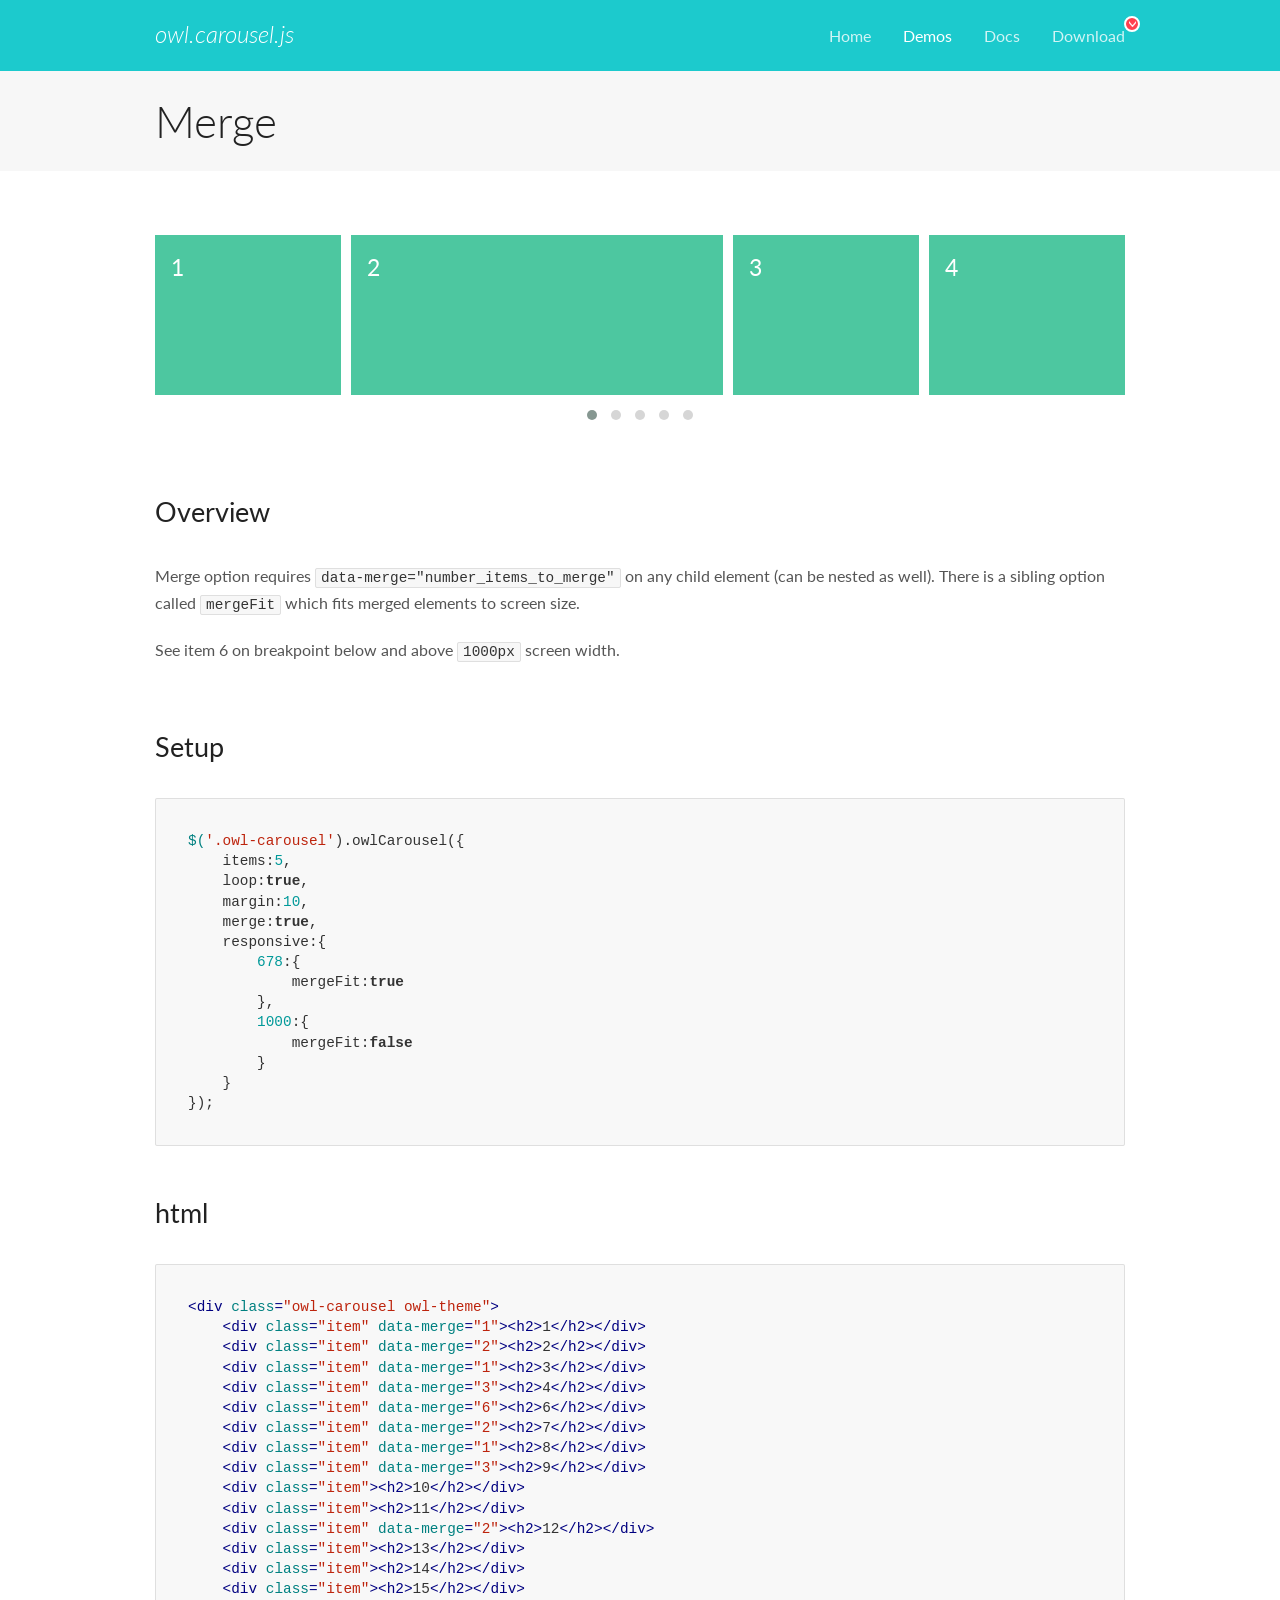
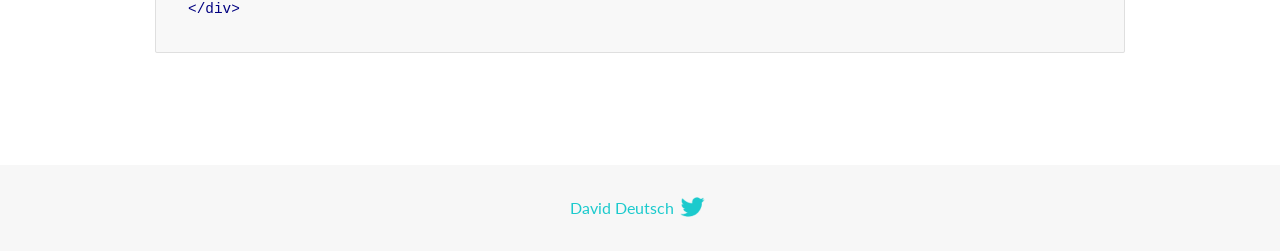
<file: asset/OwlCarousel2-2.3.4/docs/demos/merge.html>
<!DOCTYPE html>
<html lang="en">
  <head>

    <!-- head -->
    <meta charset="utf-8">
    <meta name="msapplication-tap-highlight" content="no" />
    <meta name="viewport" content="width=device-width, initial-scale=1.0" />
    <meta name="description" content="Merge Items">
    <meta name="author" content="David Deutsch">
    <title>
      Merge Demo | Owl Carousel | 2.3.4
    </title>

    <!-- Stylesheets -->
    <link href='https://fonts.googleapis.com/css?family=Lato:300,400,700,400italic,300italic' rel='stylesheet' type='text/css'>
    <link rel="stylesheet" href="../assets/css/docs.theme.min.css">

    <!-- Owl Stylesheets -->
    <link rel="stylesheet" href="../assets/owlcarousel/assets/owl.carousel.min.css">
    <link rel="stylesheet" href="../assets/owlcarousel/assets/owl.theme.default.min.css">

    <!-- HTML5 shim and Respond.js IE8 support of HTML5 elements and media queries -->

    <!--[if lt IE 9]>
      <script src="https://oss.maxcdn.com/libs/html5shiv/3.7.0/html5shiv.js"></script>
      <script src="https://oss.maxcdn.com/libs/respond.js/1.3.0/respond.min.js"></script>
    <![endif]-->

    <!-- Favicons -->
    <link rel="apple-touch-icon-precomposed" sizes="144x144" href="../assets/ico/apple-touch-icon-144-precomposed.png">
    <link rel="shortcut icon" href="../assets/ico/favicon.png">
    <link rel="shortcut icon" href="favicon.ico">

    <!-- Yeah i know js should not be in header. Its required for demos.-->

    <!-- javascript -->
    <script src="../assets/vendors/jquery.min.js"></script>
    <script src="../assets/owlcarousel/owl.carousel.js"></script>
  </head>
  <body>

    <!-- header -->
    <header class="header">
      <div class="row">
        <div class="large-12 columns">
          <div class="brand left">
            <h3>
              <a href="/OwlCarousel2/">owl.carousel.js</a> 
            </h3>
          </div>
          <a id="toggle-nav" class="right">
            <span></span> <span></span> <span></span> 
          </a> 
          <div class="nav-bar">
            <ul class="clearfix">
              <li> <a href="/OwlCarousel2/index.html">Home</a>  </li>
              <li class="active">
                <a href="/OwlCarousel2/demos/demos.html">Demos</a> 
              </li>
              <li> <a href="/OwlCarousel2/docs/started-welcome.html">Docs</a>  </li>
              <li>
                <a href="https://github.com/OwlCarousel2/OwlCarousel2/archive/2.3.4.zip">Download</a> 
                <span class="download"></span> 
              </li>
            </ul>
          </div>
        </div>
      </div>
    </header>

    <!-- title -->
    <section class="title">
      <div class="row">
        <div class="large-12 columns">
          <h1>Merge</h1>
        </div>
      </div>
    </section>

    <!--  Demos -->
    <section id="demos">
      <div class="row">
        <div class="large-12 columns">
          <div class="owl-carousel owl-theme">
            <div class="item" data-merge="1">
              <h4>1</h4>
            </div>
            <div class="item" data-merge="2">
              <h4>2</h4>
            </div>
            <div class="item" data-merge="1">
              <h4>3</h4>
            </div>
            <div class="item" data-merge="3">
              <h4>4</h4>
            </div>
            <div class="item" data-merge="6">
              <h4>6</h4>
            </div>
            <div class="item" data-merge="2">
              <h4>7</h4>
            </div>
            <div class="item" data-merge="1">
              <h4>8</h4>
            </div>
            <div class="item" data-merge="3">
              <h4>9</h4>
            </div>
            <div class="item">
              <h4>10</h4>
            </div>
            <div class="item">
              <h4>11</h4>
            </div>
            <div class="item" data-merge="2">
              <h4>12</h4>
            </div>
            <div class="item">
              <h4>13</h4>
            </div>
            <div class="item">
              <h4>14</h4>
            </div>
            <div class="item">
              <h4>15</h4>
            </div>
          </div>
          <h3 id="overview">Overview</h3>
          <p>Merge option requires <code>data-merge=&quot;number_items_to_merge&quot;</code> on any child element (can be nested as well). There is a sibling option called <code>mergeFit</code> which fits merged elements to screen size. </p>
          <p>See item 6 on breakpoint below and above <code>1000px</code> screen width.</p>
          <h3 id="setup">Setup</h3>
          <pre><code>$(&#39;.owl-carousel&#39;).owlCarousel({
    items:5,
    loop:true,
    margin:10,
    merge:true,
    responsive:{
        678:{
            mergeFit:true
        },
        1000:{
            mergeFit:false
        }
    }
});</code></pre>
          <h3 id="html">html</h3>
          <pre><code>&lt;div class=&quot;owl-carousel owl-theme&quot;&gt;
    &lt;div class=&quot;item&quot; data-merge=&quot;1&quot;&gt;&lt;h2&gt;1&lt;/h2&gt;&lt;/div&gt;
    &lt;div class=&quot;item&quot; data-merge=&quot;2&quot;&gt;&lt;h2&gt;2&lt;/h2&gt;&lt;/div&gt;
    &lt;div class=&quot;item&quot; data-merge=&quot;1&quot;&gt;&lt;h2&gt;3&lt;/h2&gt;&lt;/div&gt;
    &lt;div class=&quot;item&quot; data-merge=&quot;3&quot;&gt;&lt;h2&gt;4&lt;/h2&gt;&lt;/div&gt;
    &lt;div class=&quot;item&quot; data-merge=&quot;6&quot;&gt;&lt;h2&gt;6&lt;/h2&gt;&lt;/div&gt;
    &lt;div class=&quot;item&quot; data-merge=&quot;2&quot;&gt;&lt;h2&gt;7&lt;/h2&gt;&lt;/div&gt;
    &lt;div class=&quot;item&quot; data-merge=&quot;1&quot;&gt;&lt;h2&gt;8&lt;/h2&gt;&lt;/div&gt;
    &lt;div class=&quot;item&quot; data-merge=&quot;3&quot;&gt;&lt;h2&gt;9&lt;/h2&gt;&lt;/div&gt;
    &lt;div class=&quot;item&quot;&gt;&lt;h2&gt;10&lt;/h2&gt;&lt;/div&gt;
    &lt;div class=&quot;item&quot;&gt;&lt;h2&gt;11&lt;/h2&gt;&lt;/div&gt;
    &lt;div class=&quot;item&quot; data-merge=&quot;2&quot;&gt;&lt;h2&gt;12&lt;/h2&gt;&lt;/div&gt;
    &lt;div class=&quot;item&quot;&gt;&lt;h2&gt;13&lt;/h2&gt;&lt;/div&gt;
    &lt;div class=&quot;item&quot;&gt;&lt;h2&gt;14&lt;/h2&gt;&lt;/div&gt;
    &lt;div class=&quot;item&quot;&gt;&lt;h2&gt;15&lt;/h2&gt;&lt;/div&gt;
&lt;/div&gt;</code></pre>
          <script>
            $(document).ready(function() {
              $('.owl-carousel').owlCarousel({
                items: 5,
                loop: true,
                margin: 10,
                merge: true,
                responsive: {
                  678: {
                    mergeFit: true
                  },
                  1000: {
                    mergeFit: false
                  }
                }
              });
            })
          </script>
        </div>
      </div>
    </section>

    <!-- footer -->
    <footer class="footer">
      <div class="row">
        <div class="large-12 columns">
          <h5>
            <a href="/OwlCarousel2/docs/support-contact.html">David Deutsch</a> 
            <a id="custom-tweet-button" href="https://twitter.com/share?url=https://github.com/OwlCarousel2/OwlCarousel2&text=Owl Carousel - This is so awesome! " target="_blank"></a> 
          </h5>
        </div>
      </div>
    </footer>

    <!-- vendors -->
    <script src="../assets/vendors/highlight.js"></script>
    <script src="../assets/js/app.js"></script>
  </body>
</html>
</file>
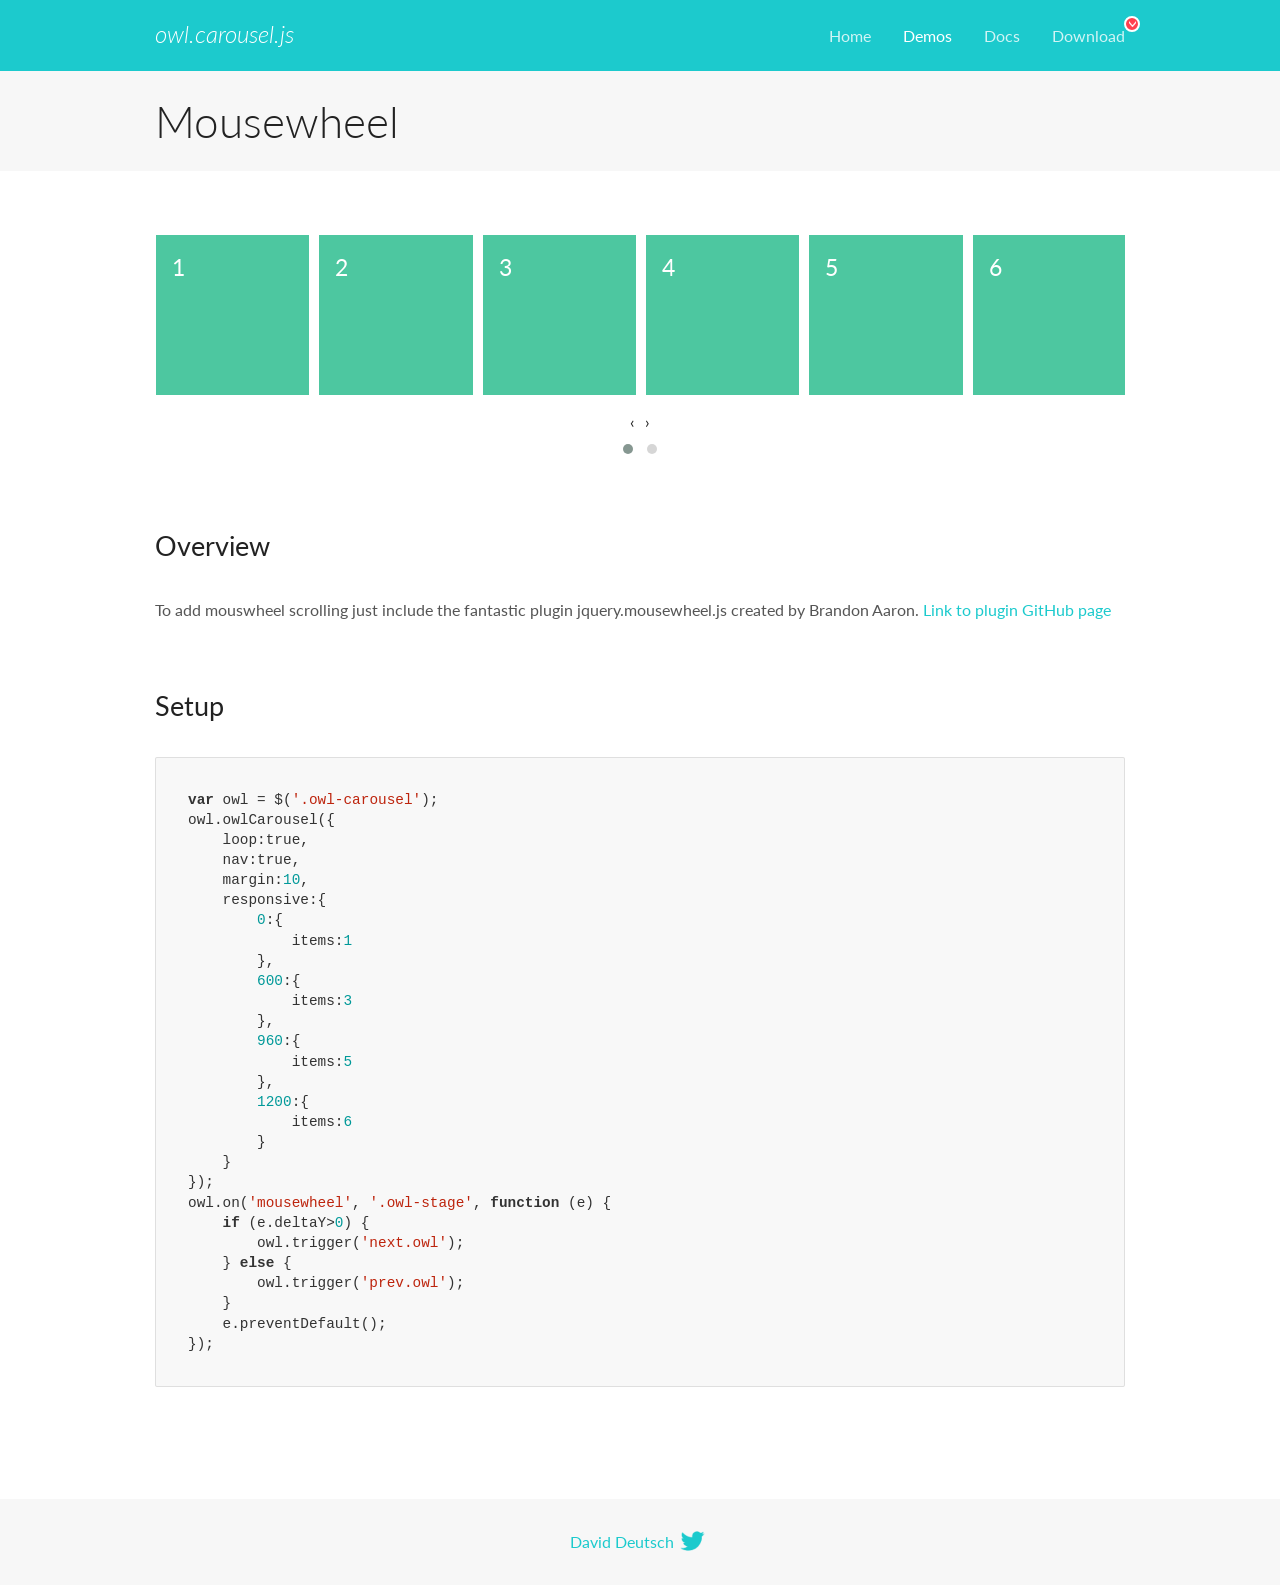
<file: asset/OwlCarousel2-2.3.4/docs/demos/mousewheel.html>
<!DOCTYPE html>
<html lang="en">
  <head>

    <!-- head -->
    <meta charset="utf-8">
    <meta name="msapplication-tap-highlight" content="no" />
    <meta name="viewport" content="width=device-width, initial-scale=1.0" />
    <meta name="description" content="Mousewheel usage demo">
    <meta name="author" content="David Deutsch">
    <title>
      Mousewheel Demo | Owl Carousel | 2.3.4
    </title>

    <!-- Stylesheets -->
    <link href='https://fonts.googleapis.com/css?family=Lato:300,400,700,400italic,300italic' rel='stylesheet' type='text/css'>
    <link rel="stylesheet" href="../assets/css/docs.theme.min.css">

    <!-- Owl Stylesheets -->
    <link rel="stylesheet" href="../assets/owlcarousel/assets/owl.carousel.min.css">
    <link rel="stylesheet" href="../assets/owlcarousel/assets/owl.theme.default.min.css">

    <!-- HTML5 shim and Respond.js IE8 support of HTML5 elements and media queries -->

    <!--[if lt IE 9]>
      <script src="https://oss.maxcdn.com/libs/html5shiv/3.7.0/html5shiv.js"></script>
      <script src="https://oss.maxcdn.com/libs/respond.js/1.3.0/respond.min.js"></script>
    <![endif]-->

    <!-- Favicons -->
    <link rel="apple-touch-icon-precomposed" sizes="144x144" href="../assets/ico/apple-touch-icon-144-precomposed.png">
    <link rel="shortcut icon" href="../assets/ico/favicon.png">
    <link rel="shortcut icon" href="favicon.ico">

    <!-- Yeah i know js should not be in header. Its required for demos.-->

    <!-- javascript -->
    <script src="../assets/vendors/jquery.min.js"></script>
    <script src="../assets/owlcarousel/owl.carousel.js"></script>
  </head>
  <body>

    <!-- header -->
    <header class="header">
      <div class="row">
        <div class="large-12 columns">
          <div class="brand left">
            <h3>
              <a href="/OwlCarousel2/">owl.carousel.js</a> 
            </h3>
          </div>
          <a id="toggle-nav" class="right">
            <span></span> <span></span> <span></span> 
          </a> 
          <div class="nav-bar">
            <ul class="clearfix">
              <li> <a href="/OwlCarousel2/index.html">Home</a>  </li>
              <li class="active">
                <a href="/OwlCarousel2/demos/demos.html">Demos</a> 
              </li>
              <li> <a href="/OwlCarousel2/docs/started-welcome.html">Docs</a>  </li>
              <li>
                <a href="https://github.com/OwlCarousel2/OwlCarousel2/archive/2.3.4.zip">Download</a> 
                <span class="download"></span> 
              </li>
            </ul>
          </div>
        </div>
      </div>
    </header>

    <!-- title -->
    <section class="title">
      <div class="row">
        <div class="large-12 columns">
          <h1>Mousewheel</h1>
        </div>
      </div>
    </section>

    <!--  Demos -->
    <section id="demos">
      <div class="row">
        <div class="large-12 columns">
          <div class="owl-carousel owl-theme">
            <div class="item">
              <h4>1</h4>
            </div>
            <div class="item">
              <h4>2</h4>
            </div>
            <div class="item">
              <h4>3</h4>
            </div>
            <div class="item">
              <h4>4</h4>
            </div>
            <div class="item">
              <h4>5</h4>
            </div>
            <div class="item">
              <h4>6</h4>
            </div>
            <div class="item">
              <h4>7</h4>
            </div>
            <div class="item">
              <h4>8</h4>
            </div>
            <div class="item">
              <h4>9</h4>
            </div>
            <div class="item">
              <h4>10</h4>
            </div>
            <div class="item">
              <h4>11</h4>
            </div>
            <div class="item">
              <h4>12</h4>
            </div>
          </div>
          <h3 id="overview">Overview</h3>
          <p>To add mouswheel scrolling just include the fantastic plugin jquery.mousewheel.js created by Brandon Aaron.
            <a href="https://github.com/brandonaaron/jquery-mousewheel">Link to plugin GitHub page</a> 
          </p>
          <h3 id="setup">Setup</h3>
          <pre><code>var owl = $(&#39;.owl-carousel&#39;);
owl.owlCarousel({
    loop:true,
    nav:true,
    margin:10,
    responsive:{
        0:{
            items:1
        },
        600:{
            items:3
        },            
        960:{
            items:5
        },
        1200:{
            items:6
        }
    }
});
owl.on(&#39;mousewheel&#39;, &#39;.owl-stage&#39;, function (e) {
    if (e.deltaY&gt;0) {
        owl.trigger(&#39;next.owl&#39;);
    } else {
        owl.trigger(&#39;prev.owl&#39;);
    }
    e.preventDefault();
});</code></pre>
          <script src="../assets/vendors/jquery.mousewheel.min.js"></script>
          <script>
            $(document).ready(function() {
              var owl = $('.owl-carousel');
              owl.owlCarousel({
                loop: true,
                nav: true,
                margin: 10,
                responsive: {
                  0: {
                    items: 1
                  },
                  600: {
                    items: 3
                  },
                  960: {
                    items: 5
                  },
                  1200: {
                    items: 6
                  }
                }
              });
              owl.on('mousewheel', '.owl-stage', function(e) {
                if (e.deltaY > 0) {
                  owl.trigger('next.owl');
                } else {
                  owl.trigger('prev.owl');
                }
                e.preventDefault();
              });
            })
          </script>
        </div>
      </div>
    </section>

    <!-- footer -->
    <footer class="footer">
      <div class="row">
        <div class="large-12 columns">
          <h5>
            <a href="/OwlCarousel2/docs/support-contact.html">David Deutsch</a> 
            <a id="custom-tweet-button" href="https://twitter.com/share?url=https://github.com/OwlCarousel2/OwlCarousel2&text=Owl Carousel - This is so awesome! " target="_blank"></a> 
          </h5>
        </div>
      </div>
    </footer>

    <!-- vendors -->
    <script src="../assets/vendors/highlight.js"></script>
    <script src="../assets/js/app.js"></script>
  </body>
</html>
</file>
<file: asset/css/responsive.css>
@media screen and (max-width:1024px) {
    .about-section,
    .service-section,
    .skill-section,
    .works-section,
    .contact-section,
    .more-about-section,
    .footer{
        width: 1000px !important;
    }

}
@media screen and (max-width:1280px) {
    .about-section,
    .service-section,
    .skill-section,
    .works-section,
    .contact-section,
    .more-about-section,
    .footer{
        width: 1000px !important;
    }

}
@media screen and (max-width:1536px) {
    
}

@media screen and (max-width:992px) {
    .about-section,
    .service-section,
    .skill-section,
    .works-section,
    .contact-section,
    .more-about-section,
    .footer{
        width: 900px !important;
        justify-content: space-evenly;
        
    }
    .about-section{
        flex-direction: column-reverse;
    }
    .about-left,
    .about-right{
        width: 100% !important;
    }
    .about-right-img{
        width: 100% !important;
    }
    .about-left,
    .more-about-sub2{
        padding: 20px 30px ;
    }
    .more-about-section,
    .cm-section{
        flex-direction: column;
    }
    .more-about-sub1,
    .more-about-sub2,
    .contact-left,
    .contact-right{
        width: 100% !important;
    }

    .ss-section,
    .ps-section,
    .rw-section{
        width: 45% !important;
    }
    .contact-left{
        display: flex;
        justify-content: space-between;
        flex-wrap: wrap;
        justify-content: center;
    }
    .cl-left{
        width: 50%;
        display: flex;
        flex-direction: column;
        align-items: center;
    }
    .cl{
        margin: 0  !important;
    }


}

@media screen and (max-width:915px) {
    .about-section,
    .service-section,
    .skill-section,
    .works-section,
    .contact-section,
    .more-about-section,
    .footer{
        width: 700px !important;
        justify-content: space-evenly;
        
    }
}
@media screen and (max-width:767px) {
    .about-section,
    .service-section,
    .skill-section,
    .works-section,
    .contact-section,
    .more-about-section,
    .footer{
        width: 90% !important;
        justify-content: space-evenly;
    }
    .ss-section,
    .ps-section,
    .rw-section{
        width: 100% !important;
    }
    .mobile-nav{
        display: block !important;
    }
    .nav__link{
        display: none !important;
    }
  
    .nav-b{
        justify-content: flex-end !important;
    }
    .nav-bar{
        justify-content: space-between !important;
    }
}

@media screen and (max-width:581px) {
    .footer{
        flex-direction: column;
    }
    .foot{
        width: 100% !important;
    }
    .foot-right{
        justify-content: center !important;
    }
    .foot-left{
        text-align: center;
    }
}

@media screen and (max-width:520px) {
    .some-detail{
        flex-direction: column;
        gap: 0 !important;
    }
    .my-bio{
        width: 100% !important;
    }
    .download-socials{
        flex-direction: column-reverse;
        align-items: flex-start !important;
        gap: 20px !important;
    }
}

@media screen and (max-width:480px) {
    .cl-left:last-child{
        flex-grow: 1;
    }
    .cl-left{
       width: 100% !important;
    }
}
@media screen and (max-width:390px) {
    .about-left,
    .more-about-sub2{
        padding: 20px 10px ;
    }
}
</file>
<file: asset/css/style.css>
*{
    margin: 0;
    padding: 0;
    box-sizing: border-box;
    text-decoration: none !important;
    font-family: "Jost", sans-serif;

}
.progress-bar{
    background: #b24bf3 !important;
}
.main-nav{
    position: fixed;
    top: 0;
    left: 0;
    right: 0;
    width: 100%;
    background: #000;
    box-sizing: 0 3px 9px hsla(0,0,0,0.05);
    z-index: 10;
}
.logo{
    color: #b24bf3;
    font-size: 30px;
}
.nav-bar{
    max-width: 1200px;
    margin: auto;
    height: 70px;
    padding: 1rem;
    display: flex;
    align-items: center !important;
    justify-content: space-around;
    position: relative;
}
.nav-a,
.nav-b{
    display: flex;
    justify-content: flex-start;
    align-items: center !important;
    height: 70px;
}

.nav__link{
    display: flex;
    padding: 0;
    list-style: none;
    justify-content: space-between;
    margin: 0;
    column-gap: 40px;
}
.mobile-nav-link{
    position: absolute;
    top: 70px;
    left: 0;
    width: 100%;
    height: 300px;
    background: #000;
    display: none;
    padding-top: 30px;
    transition: height 300ms ease;
}
.nav__link1{
    display: flex;
    flex-direction: column;
    align-items: center;
    list-style: none;
    gap: 30px;
}
.mobile-nav-link.toogle{
    display: block;
    transition: height 300ms ease;
}
.nav__link a,
.nav__link1 a{
    color: #fff0f5;
}
.link.active,
.link:hover{
    color:  #b24bf3 !important;
    transition: all 0.5s ease-in-out;
}
.mobile-nav{
    display: none;
}
.nav-btn-toogle{
    width: 40px;
    height: 30px;
    background: none;
    display: flex;
    flex-direction: column;
    justify-content: space-between;
    align-items: center;
    padding: 0;
    cursor: pointer;
    position:relative;
    border: none;
}
.nav-btn-toogle::after{
    content: "";
    position: absolute;
    inset: 0;
    margin: auto;
    
}
.nav-btn-toogle span,
.nav-btn-toogle::after{
    height: 4px;
    width: 100%;
    background: #fff0f5;
    transition: width 300ms, background 300ms, transform 300ms;
}
.nav-btn-toogle:hover span{
    width: 70%;
}
.nav-btn-toogle:hover::after{
    width: 20%;
}
.nav-btn-toogle.active::after{
    width: 0;
}
.nav-btn-toogle.active span{
    background: #b24bf3;
}
.nav-btn-toogle.active span:nth-child(1){
    width: 70%;
    transform: rotate(30deg) translateX(4px) translateY(10px);
}
.nav-btn-toogle.active span:nth-child(2){
    width: 70%;
    transform: rotate(-30deg) translateX(4px) translateY(-11px);
}

.about{
    background: rgb(20,20,20);
}
.about-section{
    display: flex;
    justify-content: space-around;
    align-items: center;
    width: 1200px;
    margin: auto;
    padding: 90px 0;

}
.about-left{
    color: #fff0f5;
    width: 45%;
}
.about-left h2{
    margin: 10px 0;
}
.hello{
    line-height: 2rem;
}
.bio{
    margin-bottom: 30px;
    line-height: 1.5rem;
}
.buttons{
    width: 100%;
    display: flex;
    align-items: center;
    justify-content: flex-start;
    gap: 15px;
}
.buttonA{
    padding: 10px 20px;
    border-radius: 5px;
}
#btnA{
    background: #b24bf3;
    border: 1px solid #b24bf3;
    color: #fff0f5;
}
#btnB{
    background: transparent;
    color: #b24bf3;
    border: 1px solid #b24bf3;
}
#btnB:hover{
    background: #b24bf3;
    color: #fff0f5;
}
.about-right{
    width: 45%;
    display: flex;
    align-items: center;
    justify-content: center;
}
.about-right-img{
    width: 40%;
    
}
.about-right-img img, .mas-img img{
    width: 100%;
}

/* -------------------------------------------------------------------------- */
/*                                 more-about                                 */
/* -------------------------------------------------------------------------- */

.more-about{
    background: #000;
    padding: 70px 0;
}
.more-about-section{
    display: flex;
    justify-content: space-evenly;
    /* align-items: center; */
    width: 1200px;
    margin-inline: auto;
}
.more-about-sub1{
    width: 35%;
}
.more-about-sub2{
    width: 60%;
    color: #fff0f5;
}
.more-about-sub2 h2,
.more-about-sub2 h6,
.more-about-sub2 p{
    margin-bottom: 10px;
}

.some-detail{
    display: flex;
    align-items: center;
    justify-content: flex-start;
    width: 100%;
    margin: 20px 0;
    gap: 50px;
}
.my-bio{
    cursor: pointer;
    position: relative;
    overflow: hidden;
}
.my-bio::after{
    content: "";
    width: 100%;
    height: 1px;
    background: #b24bf3;
    transform: scaleX(0);
    transition: transform 0.3s ease;
    position: absolute;
    left: 0;
    bottom: 0;
    transform-origin: left;
}

.my-bio:hover::after{
    transform: scaleX(1);
}
.detail-block{
    margin-bottom: 20px;
}
.db-b,
.db-c,
.db-d{
    display: none;
}
.sub-db{
    margin-bottom: 10px;
    width:49%;
}
.db-x{
    display: flex;
    flex-wrap: wrap;
    justify-content: space-between;
}

.qualified{
    display: flex;
    align-items: center;
    justify-content: flex-statr;
    gap: 30%;
}

.download-socials{
    display: flex;
    width: 100%;
    justify-content: flex-start;
    align-items: center;
    gap: 65px;
}
.download{
    padding: 10px 30px;
    border-radius: 5px;
    background: #b24bf3;
    color: #fff0f5;
    border: 1px solid #b24bf3;
}
.social ul{
    display: flex;
    list-style: none;
    padding: 0;
    justify-content: space-between;
    align-items: center;
    width: 200px;
}
.social{
    display: flex;
    align-items: center;
}
.social hr{
    margin-right: 10% !important;
    width: 9% !important;
}
.social a, .foot-right a{
    color: #fff0f5;
    transition: all 0.5s ease;
}
.social a:hover, .foot-right a:hover{
    color: #b24bf3;
}
.experience{
    background: rgb(20,20,20);
    padding: 60px 0;
}
.experience-title{
    width: 60%;
    display: flex;
    flex-direction: column;
    align-items: center;
    margin: auto;
}
.experience-area{
    max-width: 1200px;
    margin-inline: auto;
    color: #fff0f5;
    display: flex;
}
.ea-section{
    margin: 30px 0;    
}
.same{
    position: relative;
    margin-bottom: 30px;
}
.plus{
    border: 1px solid;
    padding: 10px 30px;
    border-left: none;
    border-right: none;

}
.plus1{
    padding: 10px 30px;
    border: 1px solid;
}
.line-plus{
    position: absolute;
    left: 98%;
    top: -5px;
    width: 30px;
    height: 30px;
    border: 1px solid;
    border-radius: 100%;
    display: flex;
    align-items: center;
    justify-content: center;
}
.bi-plus{
    font-size: 25px;
}
.ea-section h4{
    text-align: center;
}
.ea-sup{
    display: flex;
    justify-content: space-between;
    align-items: center;
}
.services{
    background: rgb(20,20,20);
    padding: 60px 0;
}
.service-section,
.skill-section,
.works-section{
    width: 1200px;
    margin: auto;
    display: flex;
    flex-wrap: wrap;
    justify-content: space-between;
    gap: 20px;
    
}
.services-title,
.ps-title,
.rw-title,
.contact-title{
    width: 50%;
    margin: auto;
    text-align: center;
    margin-bottom: 50px;
}
.services-title h6,
.ps-title h6,
.rw-title h6,
.contact-title h6{
    margin-bottom: 20px;
    color: #b24bf3;
    font-size: 16px;
}
.services-title h2,
.ps-title h2,
.rw-title h2,
.contact h2{
    color: #fff0f5;
}
.ss-section{
    width: 30%;
    border: 1px solid;
    padding: 40px 15px;
    border-radius: 5px;
    background: #e6d9d952;
}
.ss-section h5{
    margin-bottom: 15px;
    color: #fff0f5;
    font-size: 17px;
}
.ss-section p{
    color: #fff0f5;
    opacity: 0.5;
    line-height: 1.5rem;
}
.label{
    display: flex;
    justify-content: space-between;
    align-items: center;
}
.label span:nth-child(2){
    font-size: 40px;
    color: #000;
    opacity: 0.5;
}
.professional-skills{
    background: #000;
    padding: 60px 0;
    color: #fff0f5;
}
.ps-section{
    width: 30%;
    padding: 40px 15px;
    border-radius: 5px;
}

.ps-label{
    display: flex;
    justify-content: space-between;
    align-items: center;
    margin-bottom: 15px;
}
.ps-section p{
    margin-bottom: 15px;
}

.recent-works{
    background: rgb(20,20,20);
    padding: 60px 0;
}
.rw-section{
    width: 30%;
    position: relative;
    transition: all 1000ms ease-in-out;
}
.rw-label img{
    width: 100%;
    border-radius: 5px;
}
.overlay{
    width: 100%;
    height: 100%;
    position: absolute;
    background-image: linear-gradient(rgba(255, 0, 0, 0.438) , rgba(165, 42, 42, 0.473) );
    display: flex;
    justify-content: center;
    align-items: center;
    color: #fff0f5;
    border-radius: 5px;
}
.current{
    display: none;
    transition: all 1000ms ease-in-out;

}
.rw-section:hover .current{
    display: block;
    transition: all 500ms ease-in-out;

}
/* .carousel{
    background: #fff0f5;
}
.testimonial-pic{
    display: flex;
   
    align-items: center;
}
.testimonial-img{
    width: 50px;
    height: 50px;
    border-radius: 100%;
    display: flex;
    align-items: center !important;
    border: 1px solid red;
}
.testimonial-img img{
    width: 100% !important;
    height: 100% !important;
    border-radius: 100%;
    object-fit: contain;
} */
.contact{
    background: #000;
    padding: 60px 0;
    color: #fff0f5;
}
.contact-section{
    max-width: 1200px;
    margin: auto;
}
.cm-section{
    display: flex;
    justify-content: space-between;
}
.contact-left{
    width: 35%;
}
.contact-right{
    width: 60%;
}
.contact-right div:nth-child(1){
    display: flex;
    justify-content: space-between;
}
.contact-right input{
    width: 100%;
    height: 40px;
    outline: none;
    margin-bottom: 10px;
    border-radius: 5px;
    padding: 0 5px;
}
.contact-right textarea{
    width: 100%;
    height: auto;
    border-radius: 5px;
    outline: none;
    padding: 0 5px;
}

.cl-left{
    margin-bottom: 40px;
}
.contact-right div:nth-child(1) input{
    width: 47%;
}
.contact-right form{
    width: 100%;
}
.contact-right div:nth-child(4){
    display: flex;
    justify-content: flex-end;
}
.icon{
    color: #b24bf3;
}
.cl{
    margin-left: 4.9%;
}
.btnn{
    padding: 10px 20px;
    border: 1px solid #b24bf3;
    border-radius: 5px;
    color: #fff0f5;
    background: #b24bf3;
}
footer{
    background: #000;
    padding: 10px 0;
    border-top: 1px solid #fff0f5;
    color: #fff0f5;
}
.footer{
    max-width: 1200px;
    display: flex;
    align-items: center;
    justify-content: space-between;
    margin: auto;
}
.foot{
    width: 50%;
}
.foot-right{
    display: flex;
    justify-content: flex-end;
}
.foot-right ul{
    display: flex;
    align-items: center;
    justify-content: flex-start;
    gap:15px;
    padding: 0;
    list-style: none;
}



@media screen and (min-width:1024px) {
    
}
@media screen and (min-width:1280px) {
    
}
@media screen and (min-width:1536px) {
    
}
</file>
